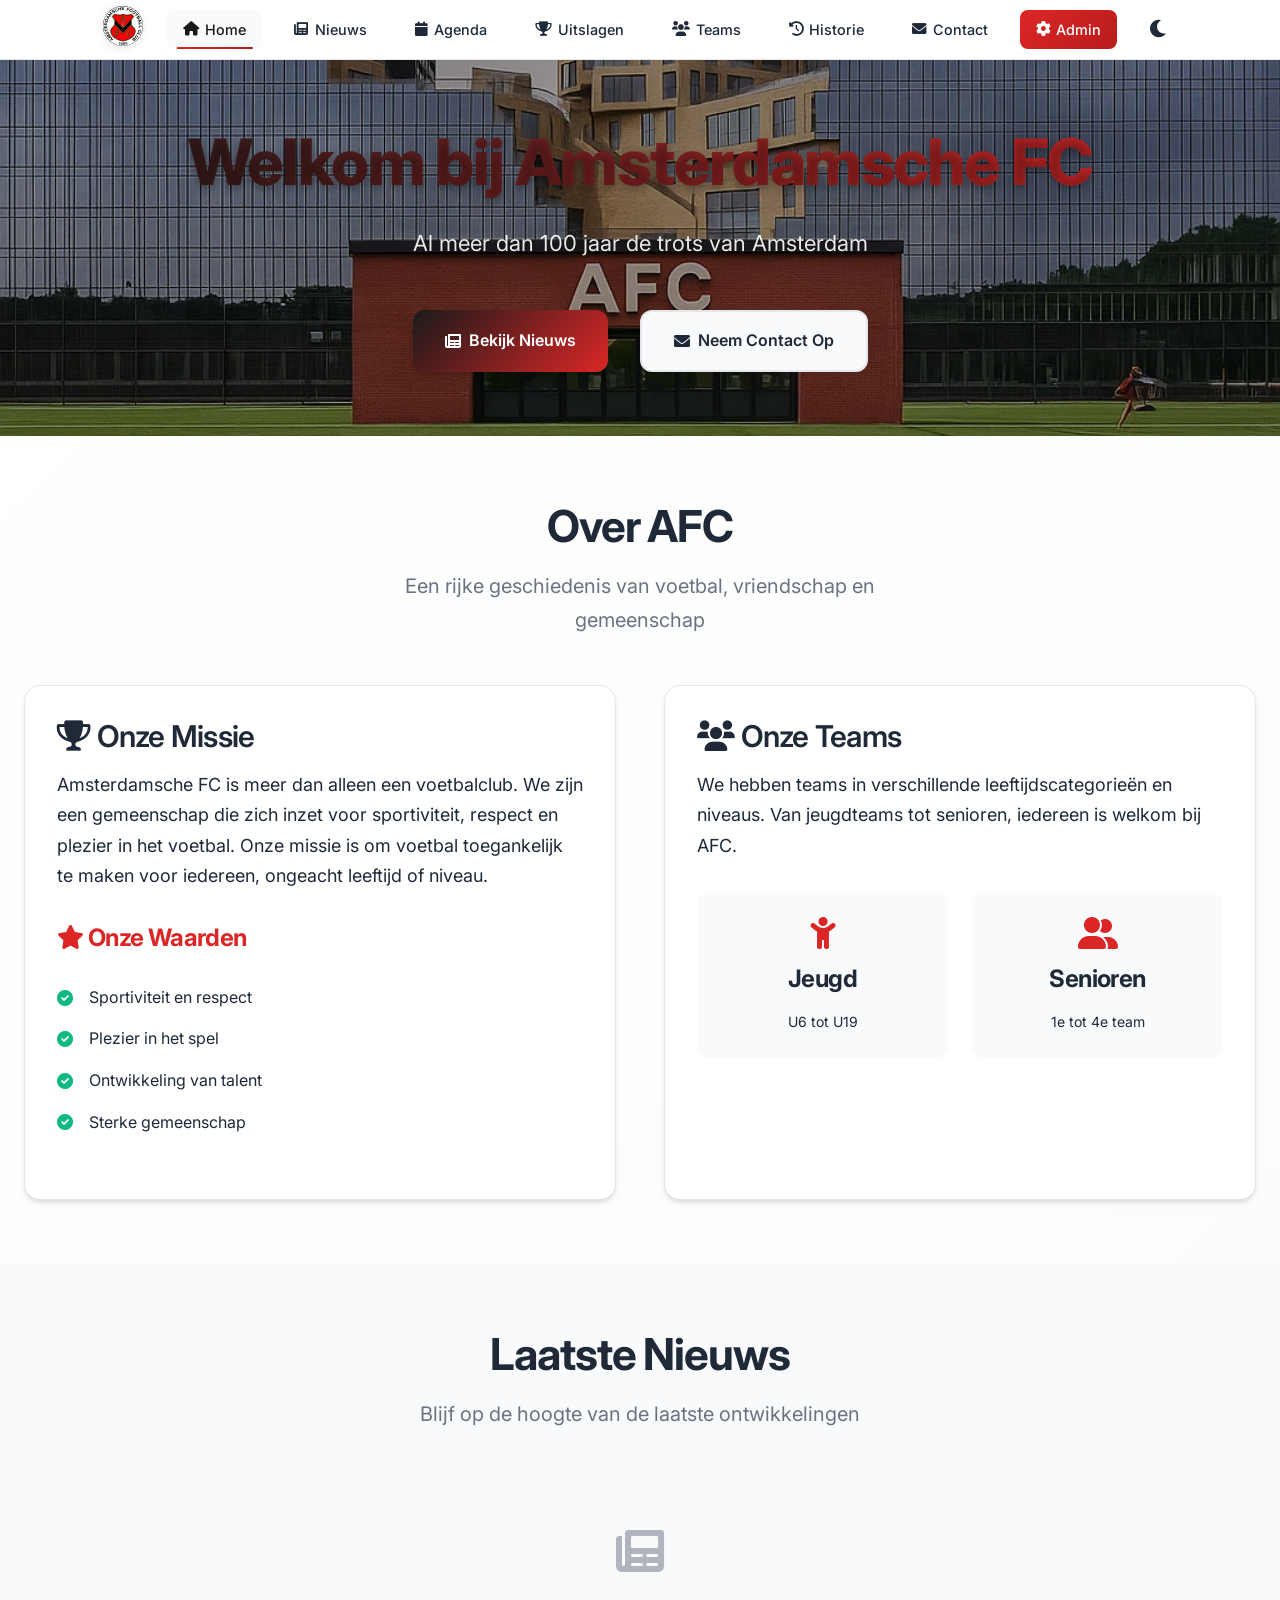
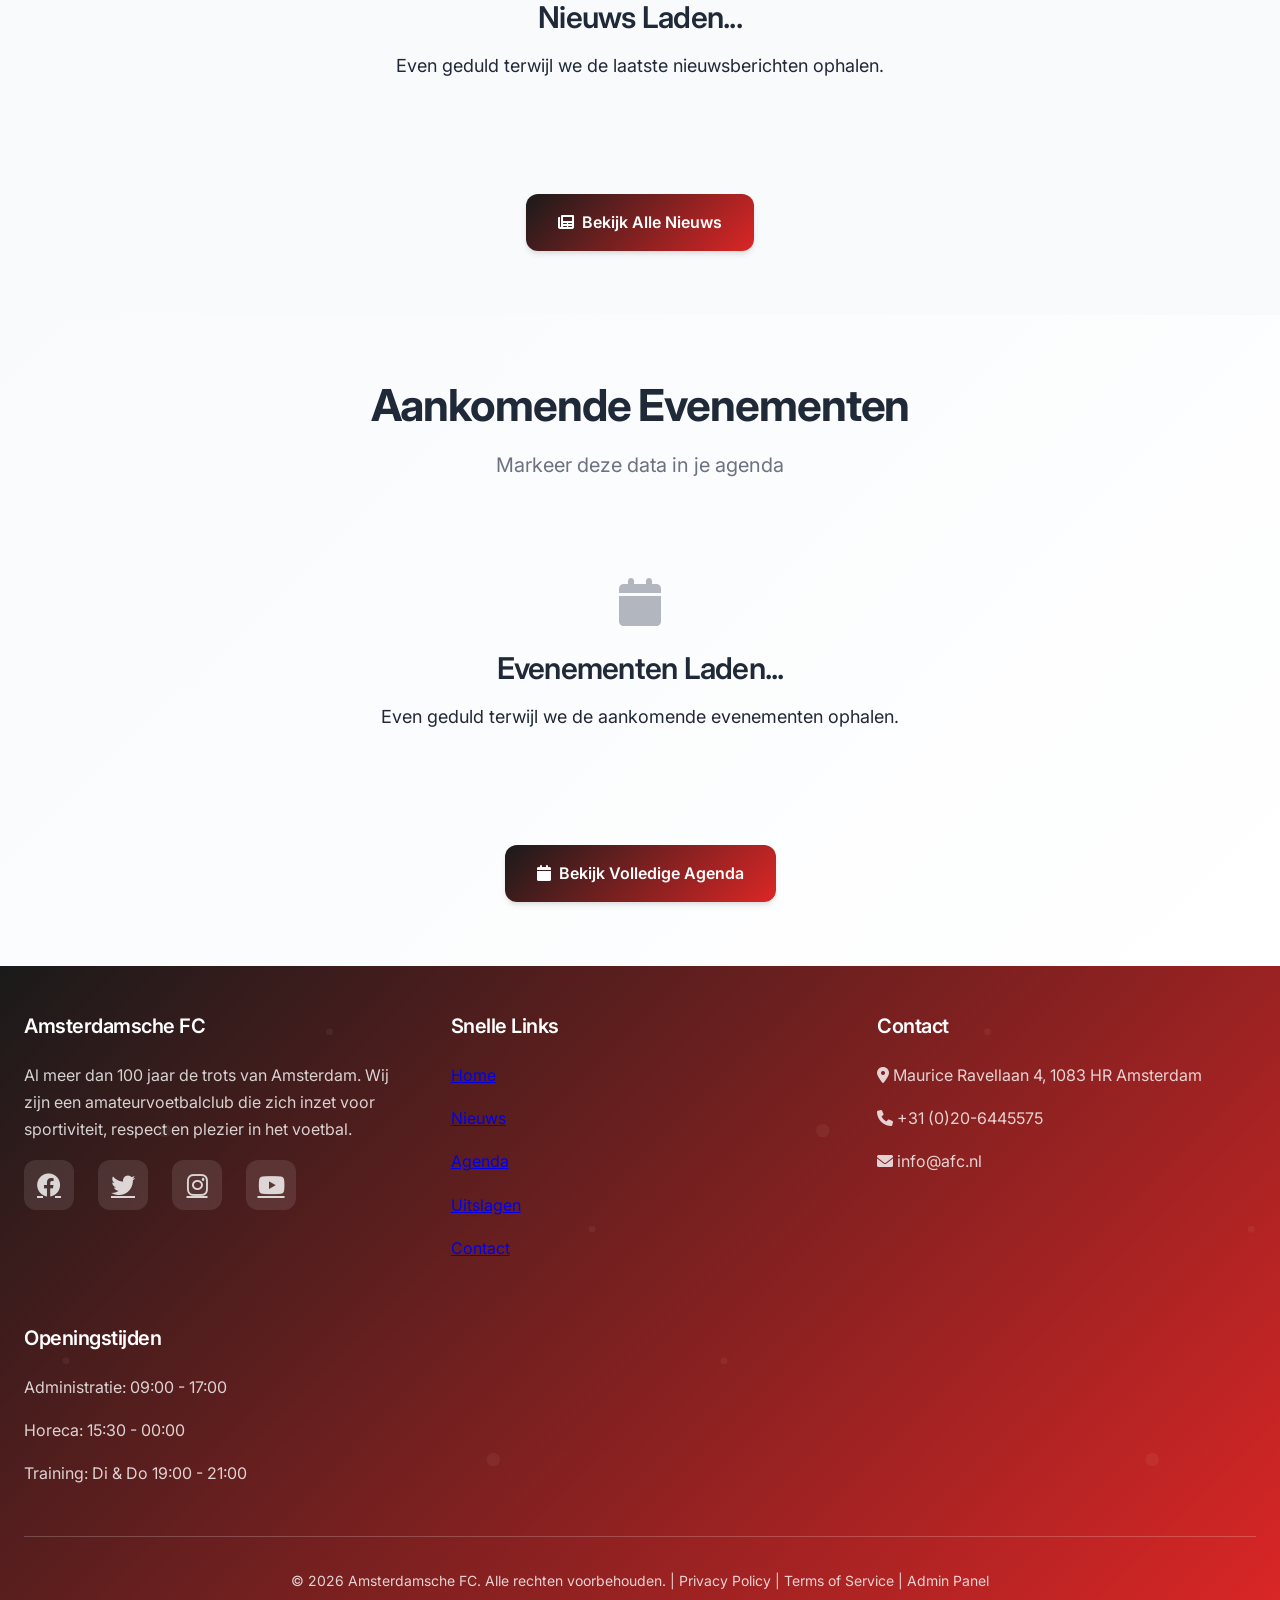
<file: index.html>
<!DOCTYPE html>

<html lang="nl">
<head>
    <!-- Meta tags voor SEO en viewport instellingen -->
    <meta charset="UTF-8">
    <meta name="viewport" content="width=device-width, initial-scale=1.0">
    <title>AFC - Amsterdamsche Football Club</title>
    
    <!-- CSS bestanden voor styling -->
    <link rel="stylesheet" href="style.css">
    <link rel="icon" type="image/svg+xml" href="fotos/afc-logo.svg">
    
    <!-- Google Fonts voor typografie -->
    <link rel="preconnect" href="https://fonts.googleapis.com">
    <link rel="preconnect" href="https://fonts.gstatic.com" crossorigin>
    <link href="https://fonts.googleapis.com/css2?family=Inter:wght@300;400;500;600;700&display=swap" rel="stylesheet">
    
    <!-- Font Awesome voor iconen -->
    <link rel="stylesheet" href="https://cdnjs.cloudflare.com/ajax/libs/font-awesome/6.0.0/css/all.min.css">
</head>
<body>
    <!-- Header sectie met navigatie -->
    <header>
        <nav class="main-nav">
            <!-- Logo container met AFC logo -->
            <div class="logo-container">
                <a href="index.html">
                    <img src="fotos/afc-logo.svg" alt="AFC Logo" class="logo-image" style="height: 40px !important; width: auto !important; max-height: 40px !important; max-width: 40px !important;">
                </a>
            </div>
            
            <!-- Navigatie links voor alle pagina's -->
            <ul class="nav-links" id="nav-links">
                <li><a href="index.html" class="active"><i class="fas fa-home"></i> Home</a></li>
                <li><a href="nieuws.html"><i class="fas fa-newspaper"></i> Nieuws</a></li>
                <li><a href="agenda.html"><i class="fas fa-calendar"></i> Agenda</a></li>
                <li><a href="uitslagen.html"><i class="fas fa-trophy"></i> Uitslagen</a></li>
                <li><a href="teams.html"><i class="fas fa-users"></i> Teams</a></li>
                <li><a href="historie.html"><i class="fas fa-history"></i> Historie</a></li>
                <li><a href="contact.html"><i class="fas fa-envelope"></i> Contact</a></li>
                <li><a href="admin/login.html" style="background: linear-gradient(135deg, var(--color-secondary) 0%, var(--color-accent) 100%); color: white;"><i class="fas fa-cog"></i> Admin</a></li>
            </ul>
            
            <!-- Navigatie controls voor thema toggle en mobiele menu -->
            <div class="nav-controls">
                <button class="theme-toggle" id="theme-toggle">
                    <i class="fas fa-moon"></i>
                </button>
                <button class="mobile-menu-toggle" id="mobile-menu-toggle">
                    <i class="fas fa-bars"></i>
                </button>
            </div>
        </nav>
    </header>

    <!-- Hero sectie met welkomstbericht en call-to-action buttons -->
    <section class="hero-section">
        <div class="container">
            <div class="hero-content">
                <h1>Welkom bij Amsterdamsche FC</h1>
                <p class="subtitle">Al meer dan 100 jaar de trots van Amsterdam</p>
                <div class="hero-buttons">
                    <a href="nieuws.html" class="btn btn-primary">
                        <i class="fas fa-newspaper"></i>
                        Bekijk Nieuws
                    </a>
                    <a href="contact.html" class="btn btn-secondary">
                        <i class="fas fa-envelope"></i>
                        Neem Contact Op
                    </a>
                </div>
            </div>
        </div>
    </section>

    <!-- Over AFC sectie met missie, waarden en teams informatie -->
    <section class="section">
        <div class="container">
            <div class="section-header">
                <h2>Over AFC</h2>
                <p class="subtitle">Een rijke geschiedenis van voetbal, vriendschap en gemeenschap</p>
            </div>
            
            <!-- Grid layout voor missie en teams informatie -->
            <div class="grid-2">
                <!-- Kaart met missie en waarden -->
                <div class="card">
                    <div class="card-content">
                        <h3><i class="fas fa-trophy"></i> Onze Missie</h3>
                        <p>Amsterdamsche FC is meer dan alleen een voetbalclub. We zijn een gemeenschap die zich inzet voor sportiviteit, respect en plezier in het voetbal. Onze missie is om voetbal toegankelijk te maken voor iedereen, ongeacht leeftijd of niveau.</p>
                        
                        <h4 style="margin-top: var(--spacing-lg); color: var(--color-secondary);">
                            <i class="fas fa-star"></i> Onze Waarden
                        </h4>
                        <ul style="list-style: none; padding: 0; margin: var(--spacing-md) 0;">
                            <li style="padding: var(--spacing-xs) 0; display: flex; align-items: center; gap: var(--spacing-sm);">
                                <i class="fas fa-check-circle" style="color: var(--color-success);"></i>
                                Sportiviteit en respect
                            </li>
                            <li style="padding: var(--spacing-xs) 0; display: flex; align-items: center; gap: var(--spacing-sm);">
                                <i class="fas fa-check-circle" style="color: var(--color-success);"></i>
                                Plezier in het spel
                            </li>
                            <li style="padding: var(--spacing-xs) 0; display: flex; align-items: center; gap: var(--spacing-sm);">
                                <i class="fas fa-check-circle" style="color: var(--color-success);"></i>
                                Ontwikkeling van talent
                            </li>
                            <li style="padding: var(--spacing-xs) 0; display: flex; align-items: center; gap: var(--spacing-sm);">
                                <i class="fas fa-check-circle" style="color: var(--color-success);"></i>
                                Sterke gemeenschap
                            </li>
                        </ul>
                    </div>
                </div>
                
                <!-- Kaart met teams informatie -->
                <div class="card">
                    <div class="card-content">
                        <h3><i class="fas fa-users"></i> Onze Teams</h3>
                        <p>We hebben teams in verschillende leeftijdscategorieën en niveaus. Van jeugdteams tot senioren, iedereen is welkom bij AFC.</p>
                        
                        <!-- Grid voor jeugd en senioren teams -->
                        <div style="display: grid; grid-template-columns: 1fr 1fr; gap: var(--spacing-md); margin-top: var(--spacing-lg);">
                            <div style="text-align: center; padding: var(--spacing-md); background: var(--color-background-alt); border-radius: var(--radius-lg);">
                                <i class="fas fa-child" style="font-size: 2rem; color: var(--color-secondary); margin-bottom: var(--spacing-sm);"></i>
                                <h4>Jeugd</h4>
                                <p style="margin: 0; font-size: 0.875rem;">U6 tot U19</p>
                            </div>
                            <div style="text-align: center; padding: var(--spacing-md); background: var(--color-background-alt); border-radius: var(--radius-lg);">
                                <i class="fas fa-user-friends" style="font-size: 2rem; color: var(--color-secondary); margin-bottom: var(--spacing-sm);"></i>
                                <h4>Senioren</h4>
                                <p style="margin: 0; font-size: 0.875rem;">1e tot 4e team</p>
                            </div>
                        </div>
                    </div>
                </div>
            </div>
        </div>
    </section>

    <!-- Laatste nieuws sectie - dynamisch geladen via JavaScript -->
    <section class="section" style="background: var(--color-background-alt);">
        <div class="container">
            <div class="section-header">
                <h2>Laatste Nieuws</h2>
                <p class="subtitle">Blijf op de hoogte van de laatste ontwikkelingen</p>
            </div>
            
            <!-- Container voor dynamisch geladen nieuws items -->
            <div id="news-container" style="display: grid; gap: var(--spacing-lg); max-width: 800px; margin: 0 auto;">
                <!-- Loading placeholder - wordt vervangen door echte content -->
                <div style="text-align: center; padding: var(--spacing-xl); color: var(--color-text-light);">
                    <i class="fas fa-newspaper" style="font-size: 3rem; margin-bottom: var(--spacing-md); opacity: 0.5;"></i>
                    <h3>Nieuws Laden...</h3>
                    <p>Even geduld terwijl we de laatste nieuwsberichten ophalen.</p>
                </div>
            </div>
            
            <!-- Link naar volledige nieuws pagina -->
            <div style="text-align: center; margin-top: var(--spacing-xl);">
                <a href="nieuws.html" class="btn btn-primary">
                    <i class="fas fa-newspaper"></i>
                    Bekijk Alle Nieuws
                </a>
            </div>
        </div>
    </section>

    <!-- Aankomende evenementen sectie - dynamisch geladen via JavaScript -->
    <section class="upcoming-events">
        <div class="container">
            <div class="section-header">
                <h2>Aankomende Evenementen</h2>
                <p class="subtitle">Markeer deze data in je agenda</p>
            </div>
            
            <!-- Container voor dynamisch geladen evenementen -->
            <div id="events-container">
                <!-- Loading placeholder - wordt vervangen door echte content -->
                <div style="text-align: center; padding: var(--spacing-xl); color: var(--color-text-light);">
                    <i class="fas fa-calendar" style="font-size: 3rem; margin-bottom: var(--spacing-md); opacity: 0.5;"></i>
                    <h3>Evenementen Laden...</h3>
                    <p>Even geduld terwijl we de aankomende evenementen ophalen.</p>
                </div>
            </div>
            
            <!-- Link naar volledige agenda pagina -->
            <div style="text-align: center; margin-top: var(--spacing-xl);">
                <a href="agenda.html" class="btn btn-primary">
                    <i class="fas fa-calendar"></i>
                    Bekijk Volledige Agenda
                </a>
            </div>
        </div>
    </section>

    <!-- Footer met contactinformatie en links -->
    <footer>
        <div class="container">
            <div class="footer-content">
                <!-- Over AFC sectie in footer -->
                <div class="footer-section">
                    <h3>Amsterdamsche FC</h3>
                    <p>Al meer dan 100 jaar de trots van Amsterdam. Wij zijn een amateurvoetbalclub die zich inzet voor sportiviteit, respect en plezier in het voetbal.</p>
                    <!-- Social media links -->
                    <div class="social-links">
                        <a href="#"><i class="fab fa-facebook"></i></a>
                        <a href="#"><i class="fab fa-twitter"></i></a>
                        <a href="#"><i class="fab fa-instagram"></i></a>
                        <a href="#"><i class="fab fa-youtube"></i></a>
                    </div>
                </div>
                
                <!-- Snelle links sectie -->
                <div class="footer-section">
                    <h3>Snelle Links</h3>
                    <p><a href="index.html">Home</a></p>
                    <p><a href="nieuws.html">Nieuws</a></p>
                    <p><a href="agenda.html">Agenda</a></p>
                    <p><a href="uitslagen.html">Uitslagen</a></p>
                    <p><a href="contact.html">Contact</a></p>
                </div>
                
                <div class="footer-section">
                    <h3>Contact</h3>
                    <p><i class="fas fa-map-marker-alt"></i> Maurice Ravellaan 4, 1083 HR Amsterdam</p>
                    <p><i class="fas fa-phone"></i> +31 (0)20-6445575</p>
                    <p><i class="fas fa-envelope"></i> info@afc.nl</p>
                </div>
                
                <div class="footer-section">
                    <h3>Openingstijden</h3>
                    <p>Administratie: 09:00 - 17:00</p>
                    <p>Horeca: 15:30 - 00:00</p>
                    <p>Training: Di & Do 19:00 - 21:00</p>
                </div>
            </div>
            
            <div class="footer-bottom">
                <p>&copy; <span id="current-year">2025</span> Amsterdamsche FC. Alle rechten voorbehouden. | 
                <a href="#">Privacy Policy</a> | 
                <a href="#">Terms of Service</a> | 
                <a href="admin/dashboard.html">Admin Panel</a></p>
            </div>
        </div>
    </footer>

    <script src="js/main.js"></script>
    <script>
        // Mobile menu functionality
        document.addEventListener('DOMContentLoaded', function() {
            const mobileMenuToggle = document.getElementById('mobile-menu-toggle');
            const navLinks = document.getElementById('nav-links');
            const themeToggle = document.getElementById('theme-toggle');
            
            // Mobile menu toggle
            mobileMenuToggle.addEventListener('click', function() {
                navLinks.classList.toggle('active');
                const icon = this.querySelector('i');
                if (navLinks.classList.contains('active')) {
                    icon.className = 'fas fa-times';
                } else {
                    icon.className = 'fas fa-bars';
                }
            });
            
            // Close mobile menu when clicking on a link
            navLinks.addEventListener('click', function(e) {
                if (e.target.tagName === 'A') {
                    navLinks.classList.remove('active');
                    const icon = mobileMenuToggle.querySelector('i');
                    icon.className = 'fas fa-bars';
                }
            });
            
            // Theme toggle functionality
            themeToggle.addEventListener('click', function() {
                document.body.classList.toggle('dark-mode');
                const icon = this.querySelector('i');
                if (document.body.classList.contains('dark-mode')) {
                    icon.className = 'fas fa-sun';
                    localStorage.setItem('theme', 'dark');
                } else {
                    icon.className = 'fas fa-moon';
                    localStorage.setItem('theme', 'light');
                }
            });
            
            // Load saved theme
            const savedTheme = localStorage.getItem('theme');
            if (savedTheme === 'dark') {
                document.body.classList.add('dark-mode');
                const icon = themeToggle.querySelector('i');
                icon.className = 'fas fa-sun';
            }
            
            // Update current year
            document.getElementById('current-year').textContent = new Date().getFullYear();
        });

        // Load news and events
        document.addEventListener('DOMContentLoaded', function() {
            // Load news
            fetch('php/get-news.php')
                .then(response => response.json())
                .then(data => {
                    const newsContainer = document.getElementById('news-container');
                    if (data.length > 0) {
                        newsContainer.innerHTML = data.slice(0, 3).map(news => `
                            <div class="card">
                                <div class="card-content">
                                    <h3>${news.title}</h3>
                                    <p style="color: var(--color-text-light); font-size: 0.875rem; margin-bottom: var(--spacing-sm);">
                                        <i class="fas fa-calendar"></i> ${news.date}
                                    </p>
                                    <p>${news.content.substring(0, 150)}${news.content.length > 150 ? '...' : ''}</p>
                                    <a href="nieuws.html" class="btn btn-secondary" style="margin-top: var(--spacing-md);">
                                        <i class="fas fa-arrow-right"></i>
                                        Lees Meer
                                    </a>
                                </div>
                            </div>
                        `).join('');
                    }
                })
                .catch(error => {
                    console.error('Error loading news:', error);
                });

            // Load events
            fetch('php/get-events.php')
                .then(response => response.json())
                .then(data => {
                    const eventsContainer = document.getElementById('events-container');
                    if (data.length > 0) {
                        eventsContainer.innerHTML = data.slice(0, 3).map(event => `
                            <div class="event-card">
                                <div class="event-date">
                                    <span class="day">${new Date(event.date).getDate()}</span>
                                    <span class="month">${new Date(event.date).toLocaleDateString('nl-NL', { month: 'short' })}</span>
                                </div>
                                <div class="event-info">
                                    <h3>${event.title}</h3>
                                    <p><i class="fas fa-clock"></i> ${event.time}</p>
                                    <p><i class="fas fa-map-marker-alt"></i> ${event.location}</p>
                                </div>
                            </div>
                        `).join('');
                    }
                })
                .catch(error => {
                    console.error('Error loading events:', error);
                });
        });
    </script>
</body>
</html>
</file>
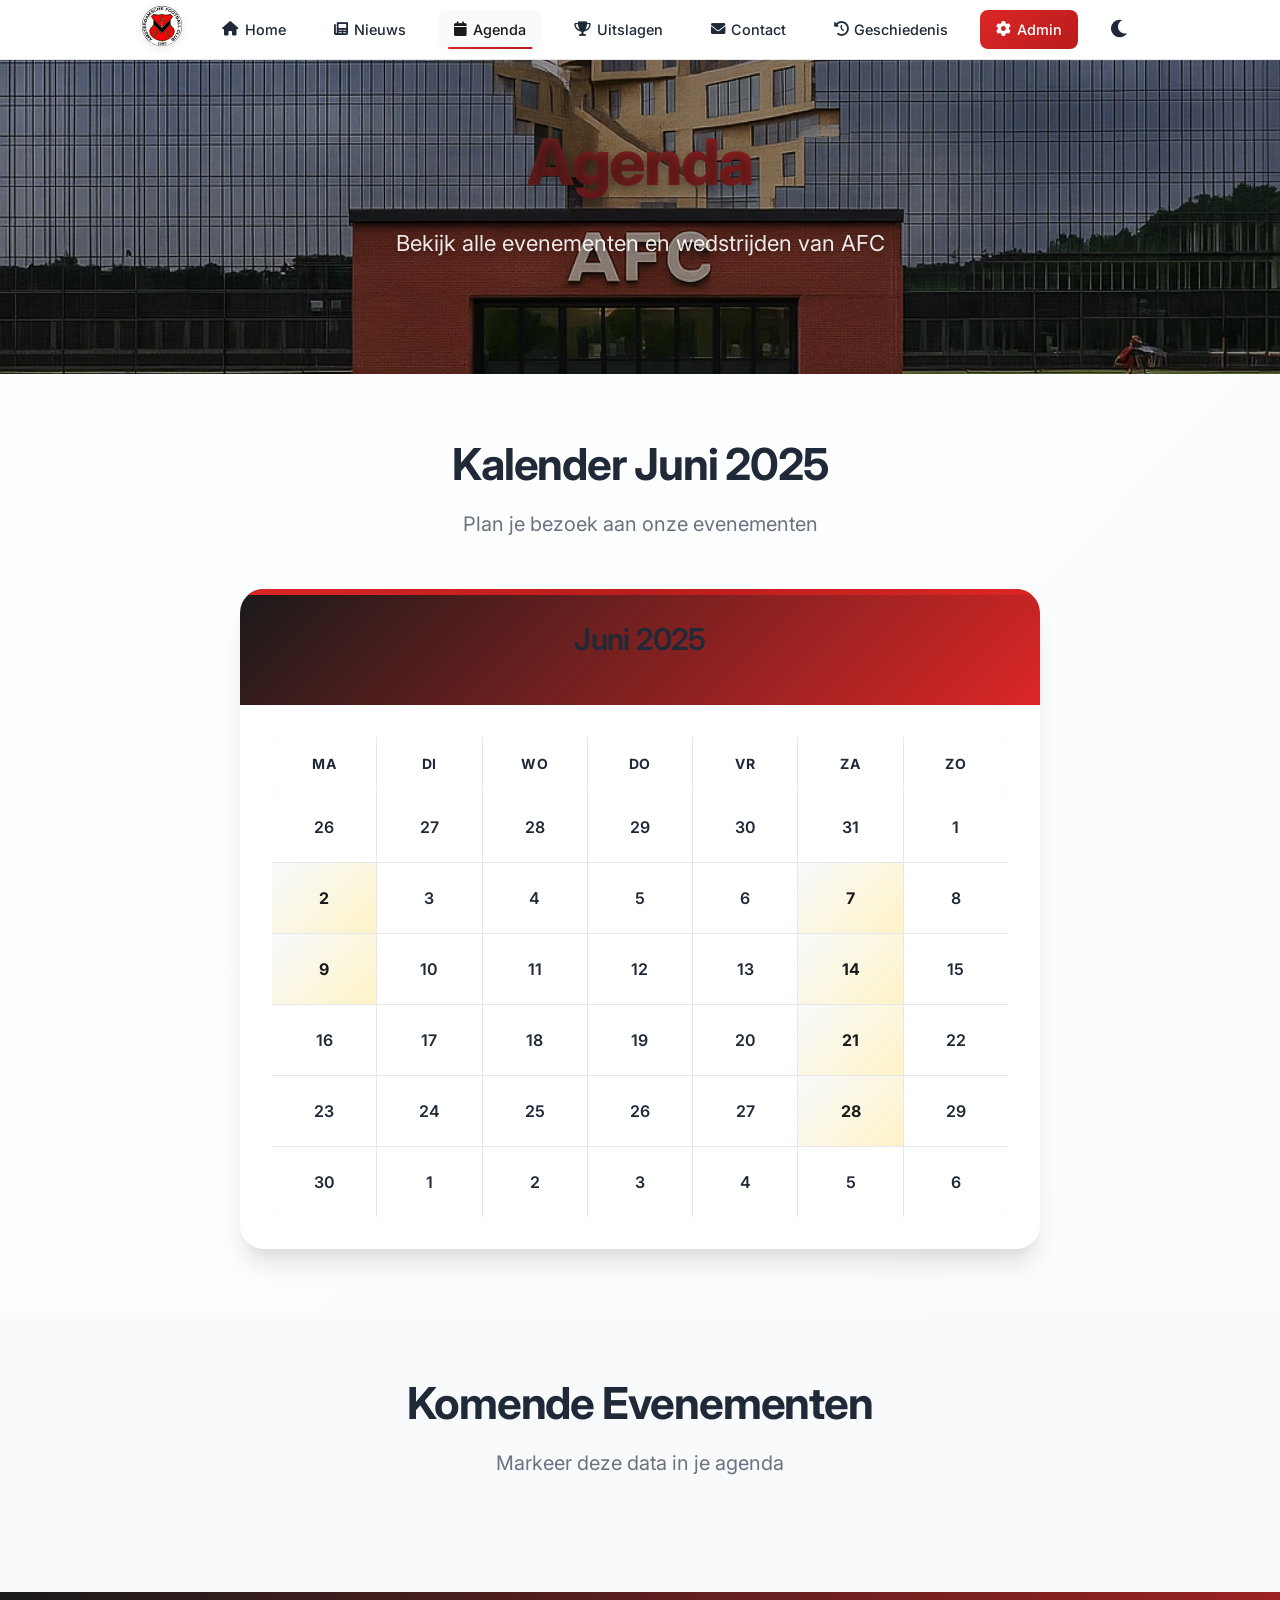
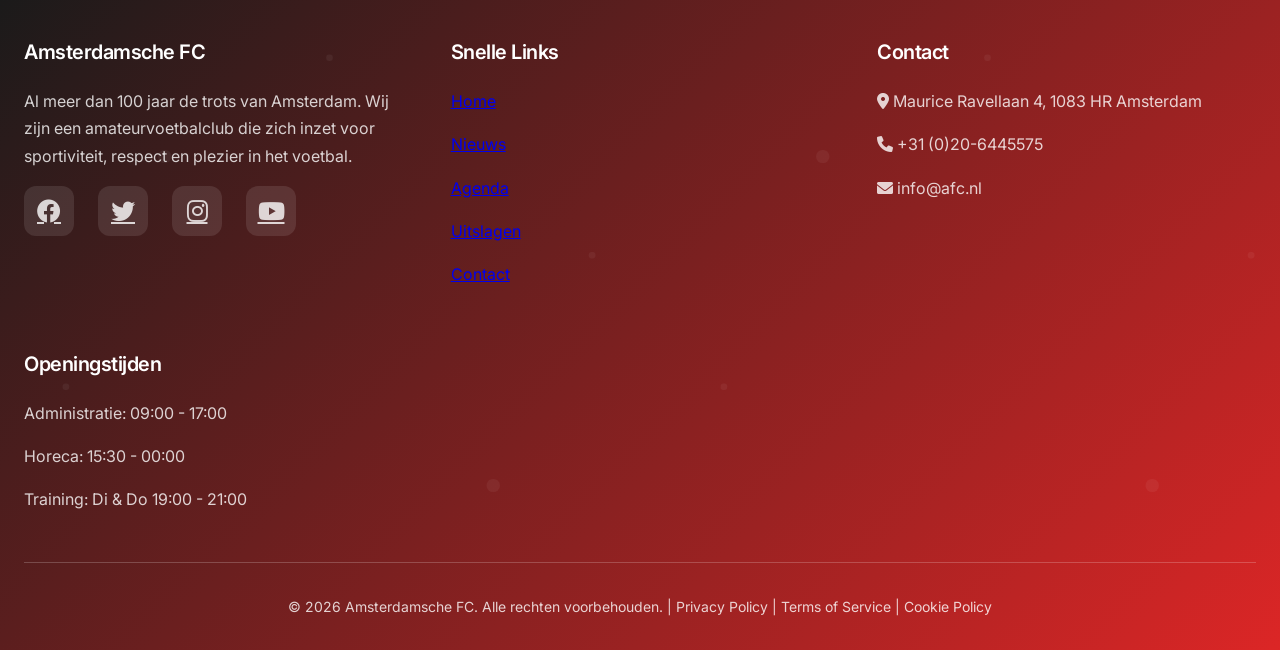
<file: agenda.html>
<!DOCTYPE html>
<html lang="nl">
<head>
    <meta charset="UTF-8">
    <meta name="viewport" content="width=device-width, initial-scale=1.0">
    <title>Agenda - Amsterdamsche FC</title>
    <link rel="stylesheet" href="style.css">
    <link rel="stylesheet" href="https://cdnjs.cloudflare.com/ajax/libs/font-awesome/6.0.0/css/all.min.css">
    <link href="https://fonts.googleapis.com/css2?family=Inter:wght@400;500;600;700;800&display=swap" rel="stylesheet">
    <link rel="icon" type="image/svg+xml" href="fotos/afc-logo.svg">
</head>
<body>
    <header>
        <nav class="main-nav">
            <div class="logo-container">
                <a href="index.html">
                    <img src="fotos/afc-logo.svg" alt="AFC Logo" class="logo-image" style="height: 40px !important; width: auto !important; max-height: 40px !important;">
                </a>
            </div>
            <ul class="nav-links">
                <li><a href="index.html"><i class="fas fa-home"></i> Home</a></li>
                <li><a href="nieuws.html"><i class="fas fa-newspaper"></i> Nieuws</a></li>
                <li><a href="agenda.html" class="active"><i class="fas fa-calendar"></i> Agenda</a></li>
                <li><a href="uitslagen.html"><i class="fas fa-trophy"></i> Uitslagen</a></li>
                <li><a href="contact.html"><i class="fas fa-envelope"></i> Contact</a></li>
                <li><a href="geschiedenis.html"><i class="fas fa-history"></i> Geschiedenis</a></li>
                <li><a href="admin/dashboard.html" style="background: linear-gradient(135deg, var(--color-secondary) 0%, var(--color-accent) 100%); color: white;"><i class="fas fa-cog"></i> Admin</a></li>
            </ul>
            <button class="theme-toggle" id="theme-toggle">
                <i class="fas fa-moon"></i>
            </button>
        </nav>
    </header>

    <main>
        <section class="hero-section">
            <div class="container">
                <div class="hero-content">
                    <h1>Agenda</h1>
                    <p class="subtitle">Bekijk alle evenementen en wedstrijden van AFC</p>
                </div>
            </div>
        </section>

        <section class="section">
            <div class="container">
                <div class="section-header">
                    <h2>Kalender Juni 2025</h2>
                    <p class="subtitle">Plan je bezoek aan onze evenementen</p>
                </div>
                
                <div class="calendar-wrapper">
                    <div class="calendar-header">
                        <h3>Juni 2025</h3>
                    </div>
                    <div class="calendar-grid">
                        <div class="calendar-days">
                            <div>Ma</div>
                            <div>Di</div>
                            <div>Wo</div>
                            <div>Do</div>
                            <div>Vr</div>
                            <div>Za</div>
                            <div>Zo</div>
                        </div>
                        <div class="calendar-dates" id="calendar-dates">
                            <!-- Calendar dates will be populated by JavaScript -->
                        </div>
                    </div>
                </div>

                <!-- Event Popup -->
                <div id="event-popup" class="event-popup">
                    <div class="event-popup-content">
                        <button class="close-popup" aria-label="Sluit popup">&times;</button>
                        <h3 id="event-title"></h3>
                        <div class="event-details">
                            <p><i class="far fa-calendar"></i> <span id="event-date"></span></p>
                            <p><i class="far fa-clock"></i> <span id="event-time"></span></p>
                            <p><i class="fas fa-map-marker-alt"></i> <span id="event-location"></span></p>
                        </div>
                        <div class="event-description">
                            <p id="event-description"></p>
                        </div>
                    </div>
                </div>
            </div>
        </section>

        <section class="section" style="background: var(--color-background-alt);">
            <div class="container">
                <div class="section-header">
                    <h2>Komende Evenementen</h2>
                    <p class="subtitle">Markeer deze data in je agenda</p>
                </div>
                
                <div class="events-list" id="events-list">
                    <!-- Events will be populated by JavaScript -->
                    <div style="text-align: center; padding: var(--spacing-xl); color: var(--color-text-light);">
                        <i class="fas fa-calendar" style="font-size: 3rem; margin-bottom: var(--spacing-md); opacity: 0.5;"></i>
                        <h3>Evenementen Laden...</h3>
                        <p>Even geduld terwijl we de aankomende evenementen ophalen.</p>
                    </div>
                </div>
            </div>
        </section>
    </main>

    <footer>
        <div class="container">
            <div class="footer-content">
                <div class="footer-section">
                    <h3>Amsterdamsche FC</h3>
                    <p>Al meer dan 100 jaar de trots van Amsterdam. Wij zijn een amateurvoetbalclub die zich inzet voor sportiviteit, respect en plezier in het voetbal.</p>
                    <div class="social-links">
                        <a href="#"><i class="fab fa-facebook"></i></a>
                        <a href="#"><i class="fab fa-twitter"></i></a>
                        <a href="#"><i class="fab fa-instagram"></i></a>
                        <a href="#"><i class="fab fa-youtube"></i></a>
                    </div>
                </div>
                
                <div class="footer-section">
                    <h3>Snelle Links</h3>
                    <p><a href="index.html">Home</a></p>
                    <p><a href="nieuws.html">Nieuws</a></p>
                    <p><a href="agenda.html">Agenda</a></p>
                    <p><a href="uitslagen.html">Uitslagen</a></p>
                    <p><a href="contact.html">Contact</a></p>
                </div>
                
                <div class="footer-section">
                    <h3>Contact</h3>
                    <p><i class="fas fa-map-marker-alt"></i> Maurice Ravellaan 4, 1083 HR Amsterdam</p>
                    <p><i class="fas fa-phone"></i> +31 (0)20-6445575</p>
                    <p><i class="fas fa-envelope"></i> info@afc.nl</p>
                </div>
                
                <div class="footer-section">
                    <h3>Openingstijden</h3>
                    <p>Administratie: 09:00 - 17:00</p>
                    <p>Horeca: 15:30 - 00:00</p>
                    <p>Training: Di & Do 19:00 - 21:00</p>
                </div>
            </div>
            
            <div class="footer-bottom">
                <p>&copy; <span id="current-year">2025</span> Amsterdamsche FC. Alle rechten voorbehouden. | 
                <a href="#">Privacy Policy</a> | 
                <a href="#">Terms of Service</a> | 
                <a href="#">Cookie Policy</a></p>
            </div>
        </div>
    </footer>

    <script>
        document.addEventListener('DOMContentLoaded', function() {

            const themeToggle = document.querySelector('.theme-toggle');
            const themeIcon = themeToggle.querySelector('i');

            function setTheme(theme) {
                if (theme === 'dark') {
                    document.documentElement.classList.add('dark-mode');
                    themeIcon.classList.remove('fa-moon');
                    themeIcon.classList.add('fa-sun');
                } else {
                    document.documentElement.classList.remove('dark-mode');
                    themeIcon.classList.remove('fa-sun');
                    themeIcon.classList.add('fa-moon');
                }
                localStorage.setItem('theme', theme);
            }

            const savedTheme = localStorage.getItem('theme') || 'light';
            setTheme(savedTheme);

            themeToggle.addEventListener('click', function() {
                const currentTheme = localStorage.getItem('theme') || 'light';
                const newTheme = currentTheme === 'light' ? 'dark' : 'light';
                setTheme(newTheme);
            });

            // Huidige jaar bijwerken
            document.getElementById('current-year').textContent = new Date().getFullYear();

            // Kalender functionaliteit
            const calendarDates = document.getElementById('calendar-dates');
            const eventsList = document.getElementById('events-list');
            const eventPopup = document.getElementById('event-popup');
            const closePopup = document.querySelector('.close-popup');

            // Voorbeeld evenementen data
            const events = [
                {
                    id: 1,
                    title: 'Training Senioren',
                    date: '2025-06-02',
                    time: '19:00',
                    location: 'Sportpark Goed Genoeg',
                    description: 'Reguliere training voor het seniorenteam'
                },
                {
                    id: 2,
                    title: 'Wedstrijd AFC vs Quick Boys',
                    date: '2025-06-07',
                    time: '15:00',
                    location: 'Sportpark Goed Genoeg',
                    description: 'Thuiswedstrijd tegen Quick Boys'
                },
                {
                    id: 3,
                    title: 'Jeugdtraining',
                    date: '2025-06-09',
                    time: '16:00',
                    location: 'Sportpark Goed Genoeg',
                    description: 'Training voor alle jeugdteams'
                },
                {
                    id: 4,
                    title: 'Uitwedstrijd Jong Almere City',
                    date: '2025-06-14',
                    time: '14:30',
                    location: 'Almere',
                    description: 'Uitwedstrijd tegen Jong Almere City'
                },
                {
                    id: 5,
                    title: 'Algemene Ledenvergadering',
                    date: '2025-06-21',
                    time: '20:00',
                    location: 'Clubhuis',
                    description: 'Jaarlijkse algemene ledenvergadering'
                },
                {
                    id: 6,
                    title: 'Vriendenwedstrijd',
                    date: '2025-06-28',
                    time: '15:00',
                    location: 'Sportpark Goed Genoeg',
                    description: 'Vriendschappelijke wedstrijd tegen oude bekenden'
                }
            ];

            // Kalender genereren
            function initializeCalendar() {
                calendarDates.innerHTML = '';

                const currentDate = new Date(2025, 5, 1); // Juni 2025
                const firstDay = new Date(currentDate.getFullYear(), currentDate.getMonth(), 1);
                const lastDay = new Date(currentDate.getFullYear(), currentDate.getMonth() + 1, 0);
                const startDate = new Date(firstDay);
                
                const dayOfWeek = firstDay.getDay();
                const adjustedDay = dayOfWeek === 0 ? 6 : dayOfWeek - 1;
                startDate.setDate(startDate.getDate() - adjustedDay);

                for (let i = 0; i < 42; i++) {
                    const date = new Date(startDate);
                    date.setDate(startDate.getDate() + i);
                    
                    const dayElement = document.createElement('div');
                    dayElement.className = 'calendar-date';
                    
                    if (date.getMonth() === currentDate.getMonth()) {
                        dayElement.classList.add('current-month');
                    }
                    
                    dayElement.textContent = date.getDate();
                    
                    // Controleer of datum evenement heeft
                    const dayEvents = events.filter(event => event.date === formatDate(date));
                    if (dayEvents.length > 0) {
                        dayElement.classList.add('has-event');
                        dayElement.addEventListener('click', () => showEventPopup(dayEvents[0]));
                    }
                    
                    calendarDates.appendChild(dayElement);
                }
            }

            function formatDate(date) {
                const year = date.getFullYear();
                const month = String(date.getMonth() + 1).padStart(2, '0');
                const day = String(date.getDate()).padStart(2, '0');
                return `${year}-${month}-${day}`;
            }

            // Toon evenement popup
            function showEventPopup(event) {
                const eventDate = new Date(event.date);
                const formattedDate = eventDate.toLocaleDateString('nl-NL', {
                    weekday: 'long',
                    year: 'numeric',
                    month: 'long',
                    day: 'numeric'
                });

                document.getElementById('event-title').textContent = event.title;
                document.getElementById('event-date').textContent = formattedDate;
                document.getElementById('event-time').textContent = event.time;
                document.getElementById('event-location').textContent = event.location;
                document.getElementById('event-description').textContent = event.description;
                
                eventPopup.style.display = 'flex';
            }

            function closeEventPopup() {
                eventPopup.style.display = 'none';
            }

            closePopup.addEventListener('click', closeEventPopup);

            eventPopup.addEventListener('click', function(e) {
                if (e.target === eventPopup) {
                    closeEventPopup();
                }
            });

            document.addEventListener('keydown', function(e) {
                if (e.key === 'Escape' && eventPopup.style.display === 'flex') {
                    closeEventPopup();
                }
            });

            function displayEventsList() {
                const upcomingEvents = events
                    .filter(event => new Date(event.date) >= new Date())
                    .sort((a, b) => new Date(a.date) - new Date(b.date))
                    .slice(0, 5);

                eventsList.innerHTML = upcomingEvents.map(event => `
                    <div class="card">
                        <div class="card-content">
                            <div style="display: flex; align-items: center; gap: var(--spacing-lg);">
                                <div style="text-align: center; min-width: 80px;">
                                    <div style="background: var(--color-secondary); color: white; padding: var(--spacing-sm); border-radius: var(--radius-md); font-weight: 600;">
                                        ${new Date(event.date).getDate()}
                                    </div>
                                    <div style="font-size: 0.75rem; color: var(--color-text-light); margin-top: var(--spacing-xs);">
                                        ${new Date(event.date).toLocaleDateString('nl-NL', { month: 'short' })}
                                    </div>
                                </div>
                                <div style="flex: 1;">
                                    <h3 style="margin-bottom: var(--spacing-sm); color: var(--color-text);">
                                        ${event.title}
                                    </h3>
                                    <div style="display: flex; align-items: center; gap: var(--spacing-md); color: var(--color-text-light); font-size: 0.875rem;">
                                        <span><i class="far fa-clock"></i> ${event.time}</span>
                                        <span><i class="fas fa-map-marker-alt"></i> ${event.location}</span>
                                    </div>
                                    <p style="margin-top: var(--spacing-sm); color: var(--color-text-light); line-height: 1.5;">
                                        ${event.description}
                                    </p>
                                </div>
                            </div>
                        </div>
                    </div>
                `).join('');
            }

            initializeCalendar();
            displayEventsList();
        });
    </script>
</body>
</html>
</file>
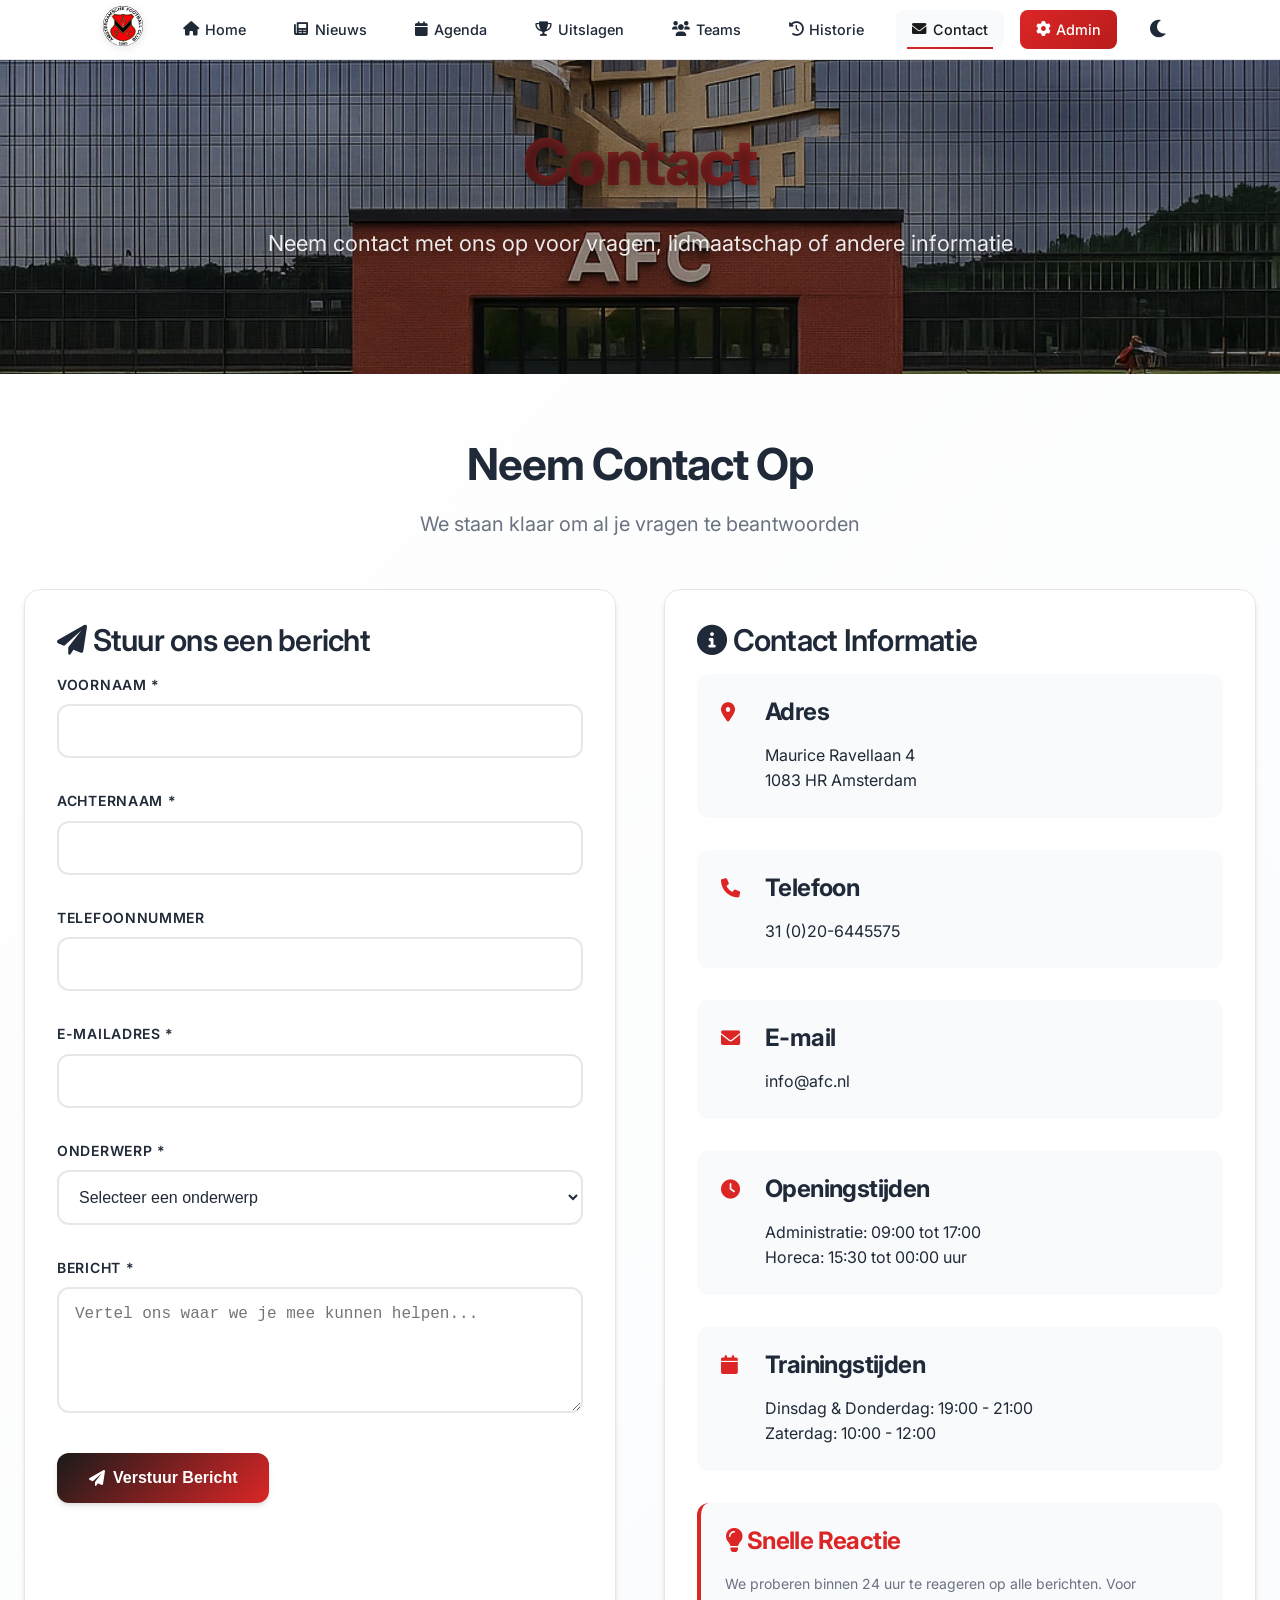
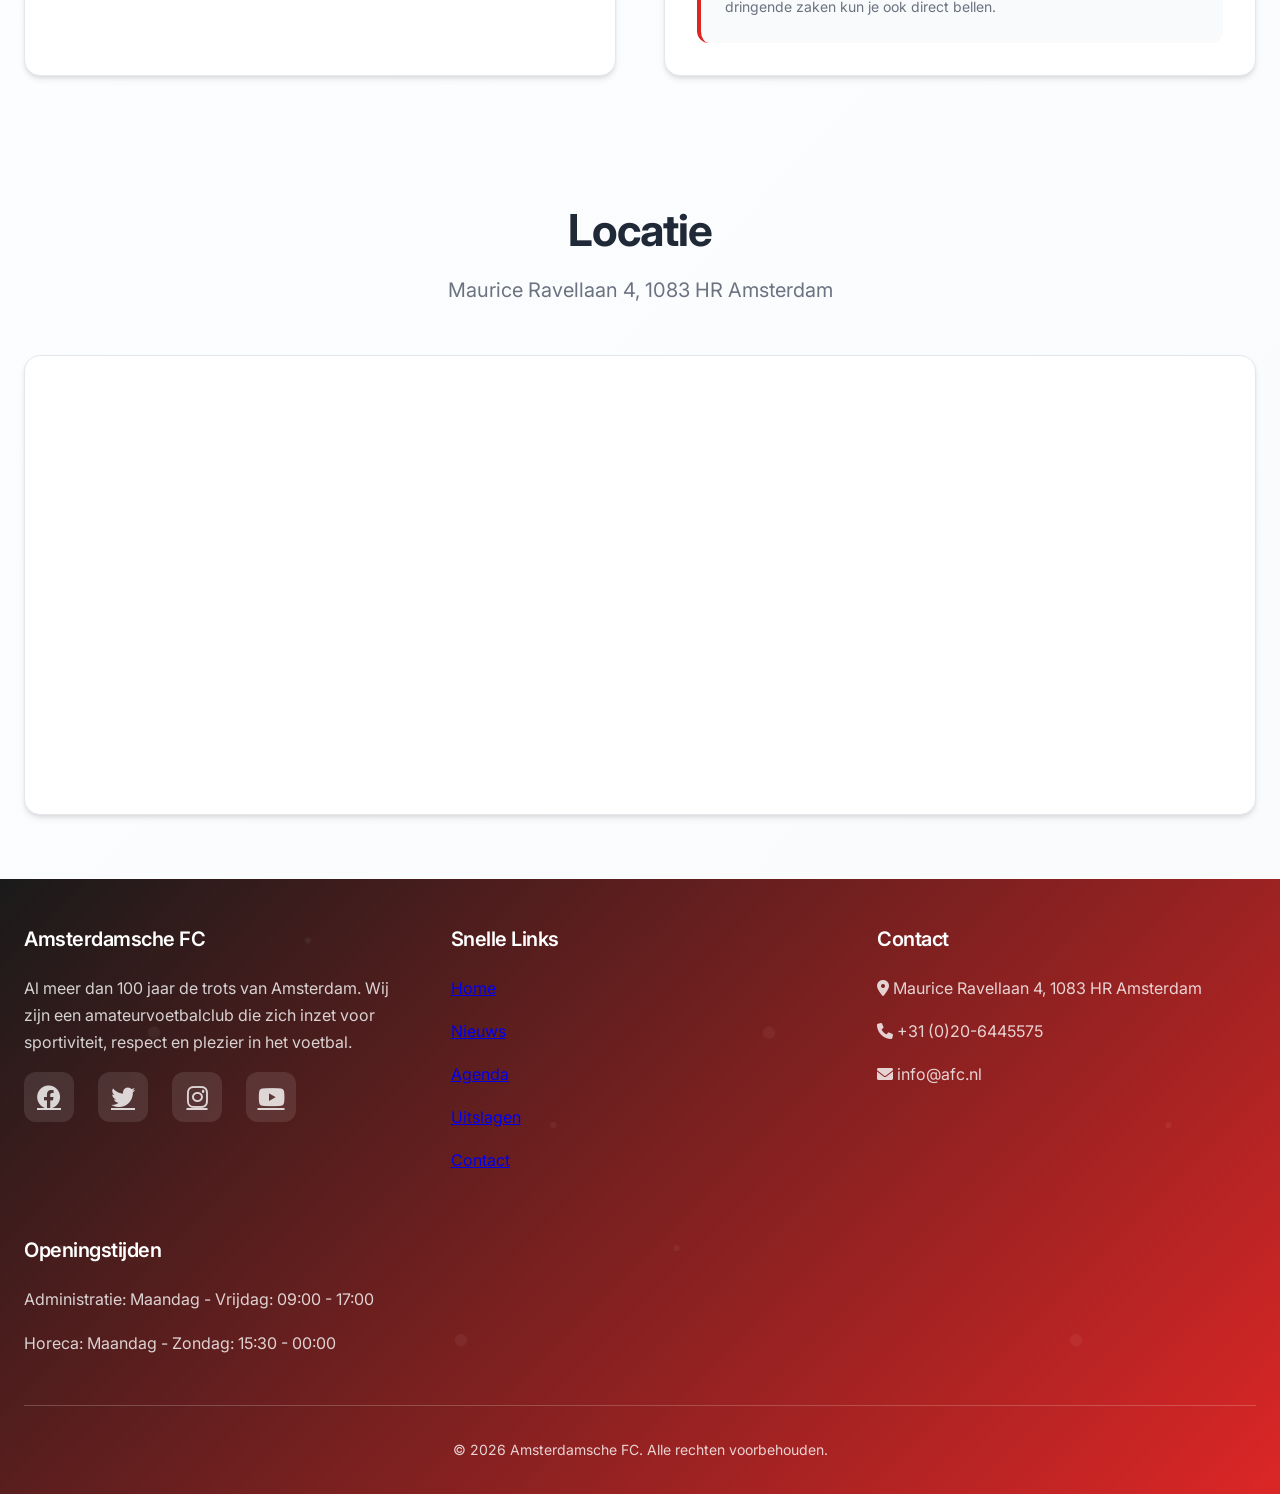
<file: contact.html>
<!DOCTYPE html>
<html lang="nl">
<head>
    <meta charset="UTF-8">
    <meta name="viewport" content="width=device-width, initial-scale=1.0">
    <title>AFC - Contact</title>
    <link rel="stylesheet" href="style.css">
    <link rel="icon" type="image/svg+xml" href="fotos/afc-logo.svg">
    <link rel="preconnect" href="https://fonts.googleapis.com">
    <link rel="preconnect" href="https://fonts.gstatic.com" crossorigin>
    <link href="https://fonts.googleapis.com/css2?family=Inter:wght@300;400;500;600;700&display=swap" rel="stylesheet">
    <link rel="stylesheet" href="https://cdnjs.cloudflare.com/ajax/libs/font-awesome/6.0.0/css/all.min.css">
</head>
<body>
    <header>
        <nav class="main-nav">
            <div class="logo-container">
                <a href="index.html">
                    <img src="fotos/afc-logo.svg" alt="AFC Logo" class="logo-image" style="height: 40px !important; width: auto !important; max-height: 40px !important; max-width: 40px !important;">
                </a>
            </div>
            <ul class="nav-links" id="nav-links">
                <li><a href="index.html"><i class="fas fa-home"></i> Home</a></li>
                <li><a href="nieuws.html"><i class="fas fa-newspaper"></i> Nieuws</a></li>
                <li><a href="agenda.html"><i class="fas fa-calendar"></i> Agenda</a></li>
                <li><a href="uitslagen.html"><i class="fas fa-trophy"></i> Uitslagen</a></li>
                <li><a href="teams.html"><i class="fas fa-users"></i> Teams</a></li>
                <li><a href="historie.html"><i class="fas fa-history"></i> Historie</a></li>
                <li><a href="contact.html" class="active"><i class="fas fa-envelope"></i> Contact</a></li>
                <li><a href="admin/login.html" style="background: linear-gradient(135deg, var(--color-secondary) 0%, var(--color-accent) 100%); color: white; border-radius: var(--radius-md);"><i class="fas fa-cog"></i> Admin</a></li>
            </ul>
            <div class="nav-controls">
                <button class="theme-toggle" id="theme-toggle" aria-label="Toggle Theme">
                    <i class="fas fa-moon"></i>
                </button>
                <button class="mobile-menu-toggle" id="mobile-menu-toggle" aria-label="Toggle Mobile Menu">
                    <i class="fas fa-bars"></i>
                </button>
            </div>
        </nav>
    </header>

    <main>
        <section class="hero-section">
            <div class="container">
                <div class="hero-content">
                    <h1>Contact</h1>
                    <p class="subtitle">Neem contact met ons op voor vragen, lidmaatschap of andere informatie</p>
                </div>
            </div>
        </section>

        <section class="section">
            <div class="container">
                <div class="section-header">
                    <h2>Neem Contact Op</h2>
                    <p class="subtitle">We staan klaar om al je vragen te beantwoorden</p>
                </div>

                <div class="grid-2">
                    <div class="card">
                        <div class="card-content">
                            <h3><i class="fas fa-paper-plane"></i> Stuur ons een bericht</h3>
                            <form id="contact-form">
                                <div class="form-group">
                                    <label for="firstName">Voornaam *</label>
                                    <input type="text" id="firstName" name="firstName" required>
                                    <div class="error-message" id="firstName-error"></div>
                                </div>

                                <div class="form-group">
                                    <label for="lastName">Achternaam *</label>
                                    <input type="text" id="lastName" name="lastName" required>
                                    <div class="error-message" id="lastName-error"></div>
                                </div>

                                <div class="form-group">
                                    <label for="phone">Telefoonnummer</label>
                                    <input type="tel" id="phone" name="phone">
                                    <div class="error-message" id="phone-error"></div>
                                </div>

                                <div class="form-group">
                                    <label for="email">E-mailadres *</label>
                                    <input type="email" id="email" name="email" required>
                                    <div class="error-message" id="email-error"></div>
                                </div>

                                <div class="form-group">
                                    <label for="subject">Onderwerp *</label>
                                    <select id="subject" name="subject" required>
                                        <option value="">Selecteer een onderwerp</option>
                                        <option value="Lidmaatschap">Lidmaatschap</option>
                                        <option value="Training">Training</option>
                                        <option value="Wedstrijden">Wedstrijden</option>
                                        <option value="Evenementen">Evenementen</option>
                                        <option value="Algemeen">Algemeen</option>
                                    </select>
                                    <div class="error-message" id="subject-error"></div>
                                </div>

                                <div class="form-group">
                                    <label for="message">Bericht *</label>
                                    <textarea id="message" name="message" rows="5" required placeholder="Vertel ons waar we je mee kunnen helpen..."></textarea>
                                    <div class="error-message" id="message-error"></div>
                                </div>

                                <button type="submit" class="btn btn-primary">
                                    <i class="fas fa-paper-plane"></i>
                                    Verstuur Bericht
                                </button>
                            </form>

                            <div id="form-message"></div>
                        </div>
                    </div>

                    <div class="card">
                        <div class="card-content">
                            <h3><i class="fas fa-info-circle"></i> Contact Informatie</h3>
                            
                            <div class="info-item">
                                <i class="fas fa-map-marker-alt"></i>
                                <div>
                                    <h4>Adres</h4>
                                    <p>Maurice Ravellaan 4<br>1083 HR Amsterdam</p>
                                </div>
                            </div>

                            <div class="info-item">
                                <i class="fas fa-phone"></i>
                                <div>
                                    <h4>Telefoon</h4>
                                    <p>31 (0)20-6445575</p>
                                </div>
                            </div>

                            <div class="info-item">
                                <i class="fas fa-envelope"></i>
                                <div>
                                    <h4>E-mail</h4>
                                    <p>info@afc.nl</p>
                                </div>
                            </div>

                            <div class="info-item">
                                <i class="fas fa-clock"></i>
                                <div>
                                    <h4>Openingstijden</h4>
                                    <p>Administratie: 09:00 tot 17:00<br>Horeca: 15:30 tot 00:00 uur</p>
                                </div>
                            </div>

                            <div class="info-item">
                                <i class="fas fa-calendar"></i>
                                <div>
                                    <h4>Trainingstijden</h4>
                                    <p>Dinsdag & Donderdag: 19:00 - 21:00<br>
                                    Zaterdag: 10:00 - 12:00</p>
                                </div>
                            </div>

                            <div style="margin-top: var(--spacing-lg); padding: var(--spacing-md); background: var(--color-background-alt); border-radius: var(--radius-lg); border-left: 4px solid var(--color-secondary);">
                                <h4 style="margin-bottom: var(--spacing-sm); color: var(--color-secondary);">
                                    <i class="fas fa-lightbulb"></i> Snelle Reactie
                                </h4>
                                <p style="margin: 0; font-size: 0.875rem; color: var(--color-text-light);">
                                    We proberen binnen 24 uur te reageren op alle berichten. Voor dringende zaken kun je ook direct bellen.
                                </p>
                            </div>
                        </div>
                    </div>
                </div>
            </div>
        </section>

        <section class="section">
            <div class="container">
                <div class="section-header">
                    <h2>Locatie</h2>
                    <p class="subtitle">Maurice Ravellaan 4, 1083 HR Amsterdam</p>
                </div>
                <div class="card">
                    <div class="card-content p-0">
                        <iframe 
                            src="https://www.google.com/maps/embed?pb=!1m18!1m12!1m3!1d2436.4769617833774!2d4.915997315801474!3d52.36177097978603!2m3!1f0!2f0!3f0!3m2!1i1024!2i768!4f13.1!3m3!1m2!1s0x47c609c3f87d4727%3A0x1f41c1c9c8c0c0c0!2sMaurice+Ravellaan+4%2C+1083+HR+Amsterdam!5e0!3m2!1snl!2snl!4v1620000000000!5m2!1snl!2snl" 
                            width="100%" 
                            height="450" 
                            style="border:0;" 
                            allowfullscreen="" 
                            loading="lazy"
                            title="Locatie AFC">
                        </iframe>
                    </div>
                </div>
            </div>
        </section>
    </main>

    <footer>
        <div class="container">
            <div class="footer-content">
                <div class="footer-section">
                    <h3>Amsterdamsche FC</h3>
                    <p>Al meer dan 100 jaar de trots van Amsterdam. Wij zijn een amateurvoetbalclub die zich inzet voor sportiviteit, respect en plezier in het voetbal.</p>
                    <div class="social-links">
                        <a href="#"><i class="fab fa-facebook"></i></a>
                        <a href="#"><i class="fab fa-twitter"></i></a>
                        <a href="#"><i class="fab fa-instagram"></i></a>
                        <a href="#"><i class="fab fa-youtube"></i></a>
                    </div>
                </div>
                
                <div class="footer-section">
                    <h3>Snelle Links</h3>
                    <p><a href="index.html">Home</a></p>
                    <p><a href="nieuws.html">Nieuws</a></p>
                    <p><a href="agenda.html">Agenda</a></p>
                    <p><a href="uitslagen.html">Uitslagen</a></p>
                    <p><a href="contact.html">Contact</a></p>
                </div>
                
                <div class="footer-section">
                    <h3>Contact</h3>
                    <p><i class="fas fa-map-marker-alt"></i> Maurice Ravellaan 4, 1083 HR Amsterdam</p>
                    <p><i class="fas fa-phone"></i> +31 (0)20-6445575</p>
                    <p><i class="fas fa-envelope"></i> info@afc.nl</p>
                </div>
                
                <div class="footer-section">
                    <h3>Openingstijden</h3>
                    <p>Administratie: Maandag - Vrijdag: 09:00 - 17:00</p>
                    <p>Horeca: Maandag - Zondag: 15:30 - 00:00</p>
                </div>
            </div>
            
            <div class="footer-bottom">
                <p>&copy; <span id="current-year">2025</span> Amsterdamsche FC. Alle rechten voorbehouden.</p>
            </div>
        </div>
    </footer>

    <script src="js/main.js"></script>
    <script src="js/contact.js"></script>
    
    <script>
        document.addEventListener('DOMContentLoaded', function() {
            // Thema toggle functionaliteit
            const themeToggle = document.querySelector('.theme-toggle');
            const themeIcon = themeToggle.querySelector('i');

            function setTheme(theme) {
                if (theme === 'dark') {
                    document.documentElement.classList.add('dark-mode');
                    themeIcon.classList.remove('fa-moon');
                    themeIcon.classList.add('fa-sun');
                } else {
                    document.documentElement.classList.remove('dark-mode');
                    themeIcon.classList.remove('fa-sun');
                    themeIcon.classList.add('fa-moon');
                }
                localStorage.setItem('theme', theme);
            }

            const savedTheme = localStorage.getItem('theme') || 'light';
            setTheme(savedTheme);

            themeToggle.addEventListener('click', function() {
                const currentTheme = localStorage.getItem('theme') || 'light';
                const newTheme = currentTheme === 'light' ? 'dark' : 'light';
                setTheme(newTheme);
            });

            // Mobiele menu functionaliteit
            const mobileMenuBtn = document.querySelector('.mobile-menu-btn');
            const mobileMenu = document.querySelector('.mobile-menu');
            const mobileMenuClose = document.querySelector('.mobile-menu-close');

            if (mobileMenuBtn && mobileMenu) {
                mobileMenuBtn.addEventListener('click', function() {
                    mobileMenu.classList.add('active');
                    document.body.style.overflow = 'hidden';
                });
            }

            if (mobileMenuClose && mobileMenu) {
                mobileMenuClose.addEventListener('click', function() {
                    mobileMenu.classList.remove('active');
                    document.body.style.overflow = '';
                });
            }

            // Sluit mobiele menu bij klikken op een link
            const mobileMenuLinks = document.querySelectorAll('.mobile-menu a');
            mobileMenuLinks.forEach(link => {
                link.addEventListener('click', function() {
                    mobileMenu.classList.remove('active');
                    document.body.style.overflow = '';
                });
            });

            // Huidige jaar bijwerken
            document.getElementById('current-year').textContent = new Date().getFullYear();
        });
    </script>
</body>
</html>
</file>
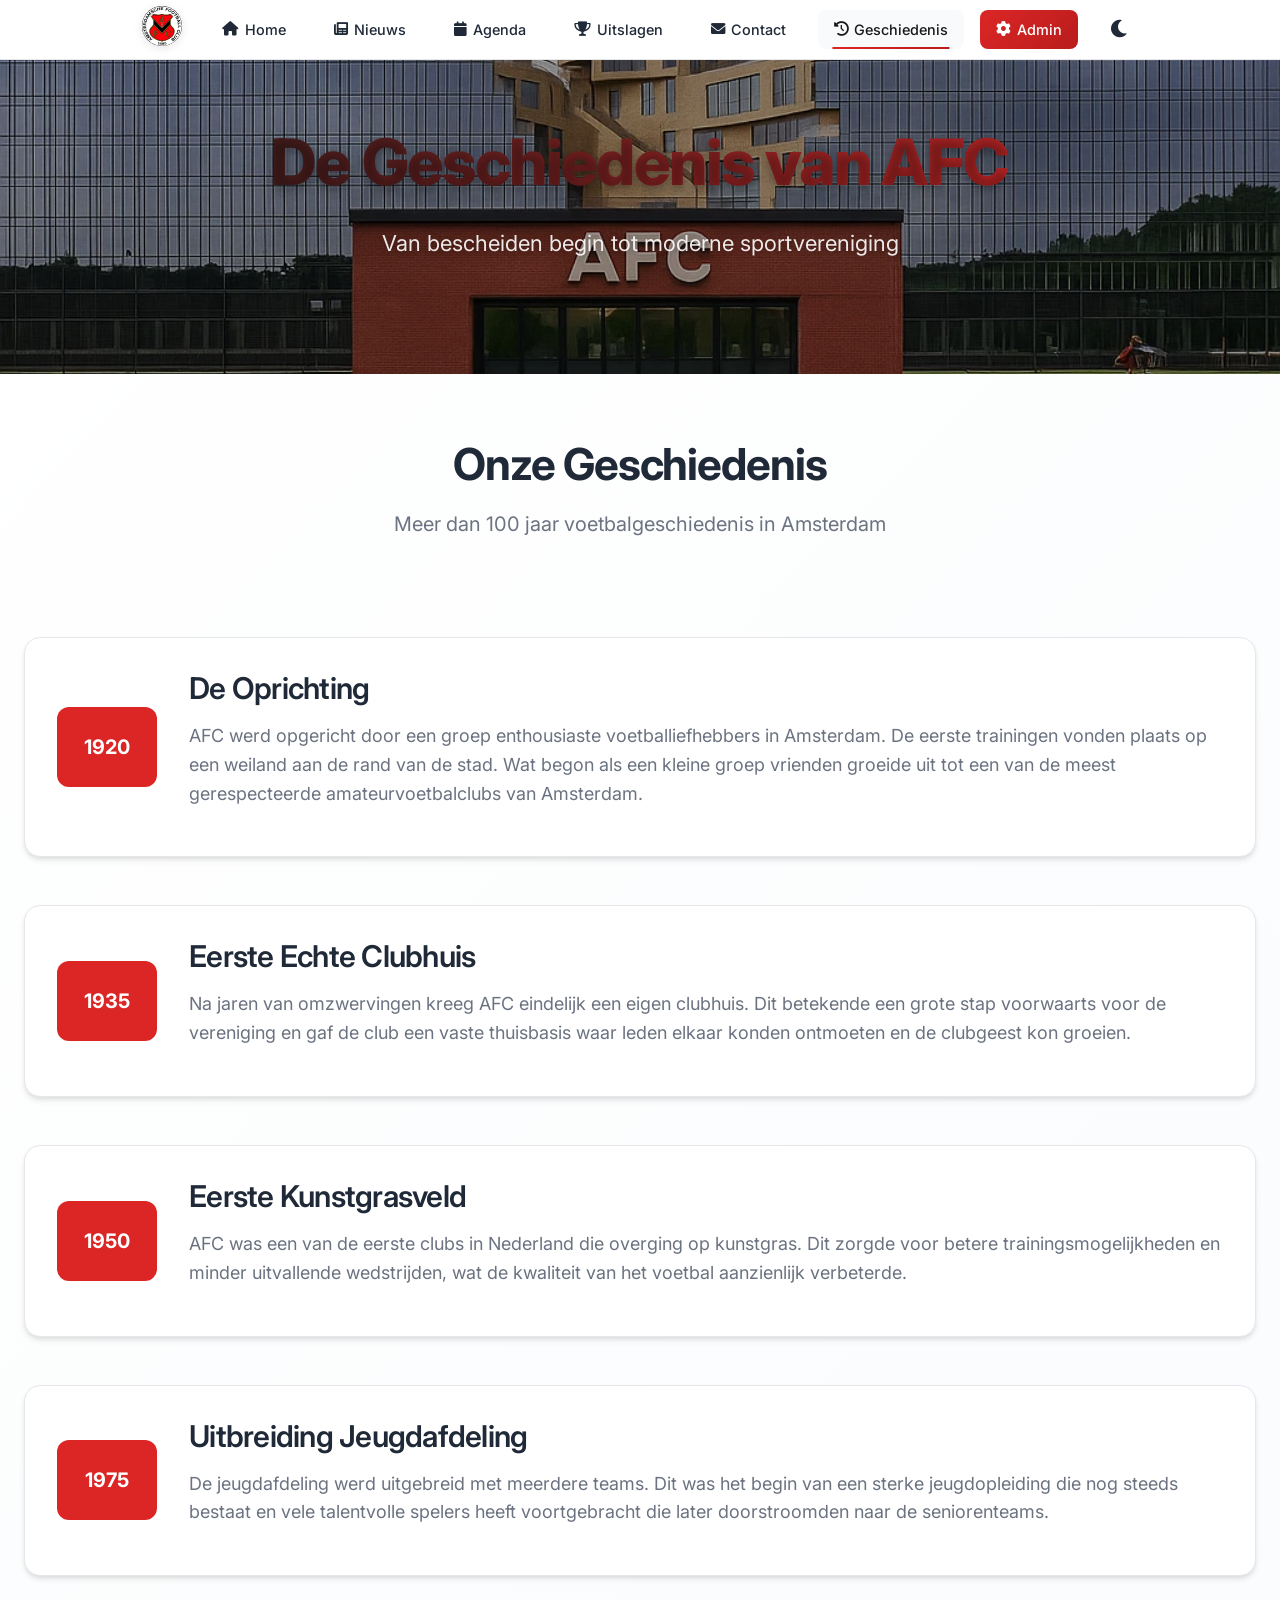
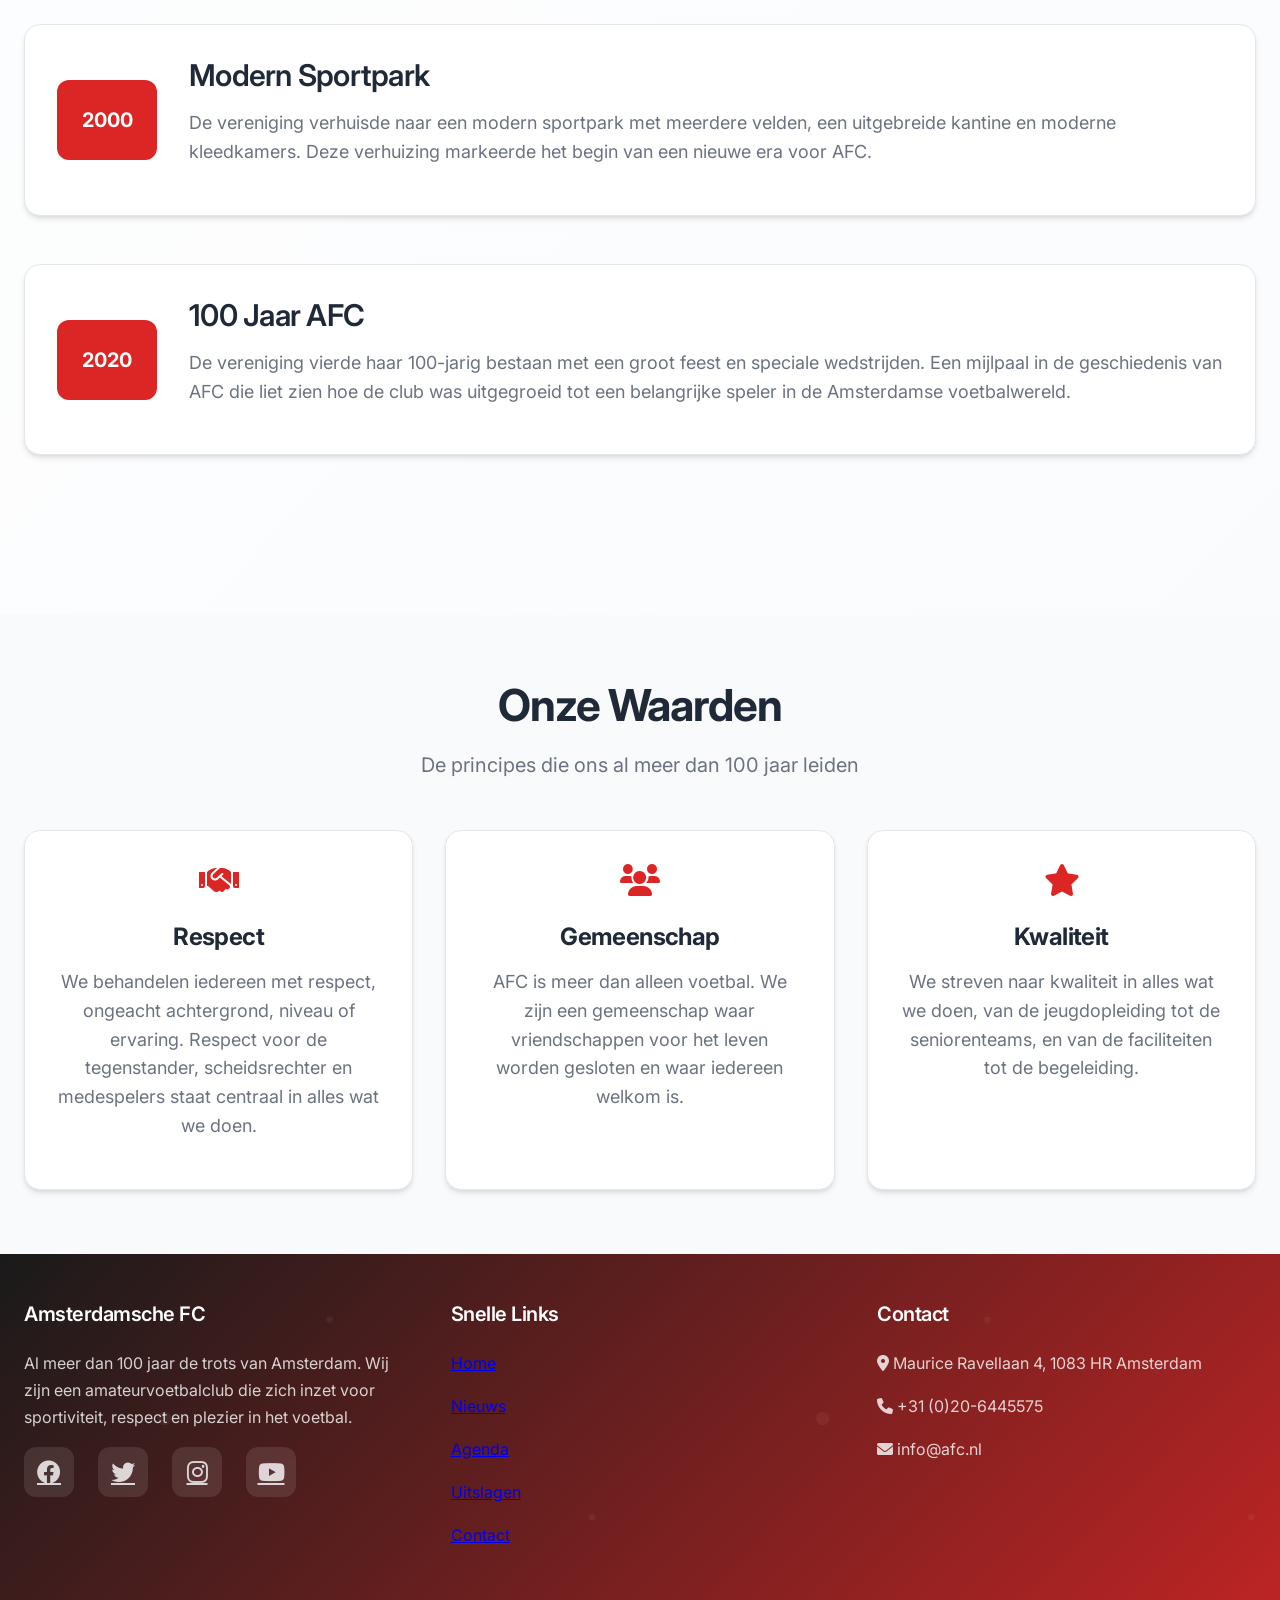
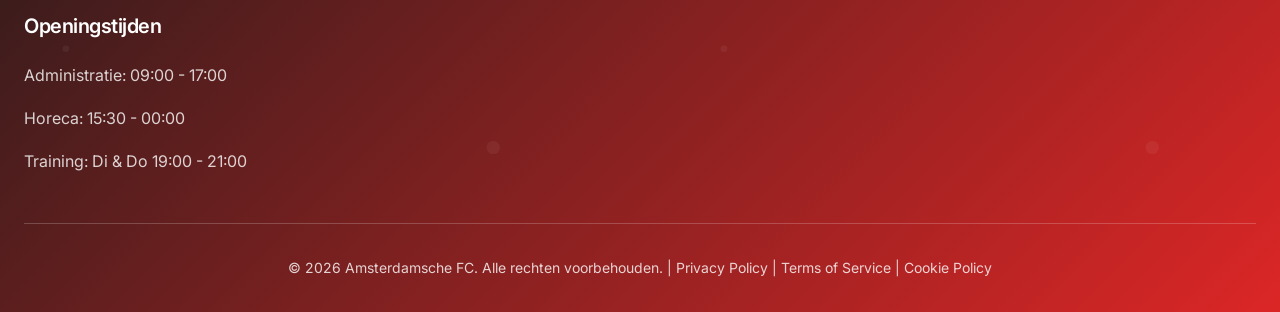
<file: historie.html>
<!DOCTYPE html>
<html lang="nl">
<head>
    <meta charset="UTF-8">
    <meta name="viewport" content="width=device-width, initial-scale=1.0">
    <title>Geschiedenis - Amsterdamsche FC</title>
    <link rel="stylesheet" href="style.css">
    <link rel="stylesheet" href="https://cdnjs.cloudflare.com/ajax/libs/font-awesome/6.0.0/css/all.min.css">
    <link href="https://fonts.googleapis.com/css2?family=Inter:wght@400;500;600;700;800&display=swap" rel="stylesheet">
    <link rel="icon" type="image/svg+xml" href="fotos/afc-logo.svg">
</head>
<body>
    <header>
        <nav class="main-nav">
            <div class="logo-container">
                <a href="index.html" class="logo-link">
                    <img src="fotos/afc-logo.svg" alt="AFC Logo" class="logo-image" style="height: 40px !important; width: auto !important; max-height: 40px !important;">
                </a>
            </div>
            <ul class="nav-links">
                <li><a href="index.html"><i class="fas fa-home"></i> Home</a></li>
                <li><a href="nieuws.html"><i class="fas fa-newspaper"></i> Nieuws</a></li>
                <li><a href="agenda.html"><i class="fas fa-calendar"></i> Agenda</a></li>
                <li><a href="uitslagen.html"><i class="fas fa-trophy"></i> Uitslagen</a></li>
                <li><a href="contact.html"><i class="fas fa-envelope"></i> Contact</a></li>
                <li><a href="geschiedenis.html" class="active"><i class="fas fa-history"></i> Geschiedenis</a></li>
                <li><a href="admin/dashboard.html" style="background: linear-gradient(135deg, var(--color-secondary) 0%, var(--color-accent) 100%); color: white;"><i class="fas fa-cog"></i> Admin</a></li>
            </ul>
            <button class="theme-toggle" id="theme-toggle">
                <i class="fas fa-moon"></i>
            </button>
        </nav>
    </header>

    <main>
        <section class="hero-section">
            <div class="container">
                <div class="hero-content">
                    <h1>De Geschiedenis van AFC</h1>
                    <p class="subtitle">Van bescheiden begin tot moderne sportvereniging</p>
                </div>
            </div>
        </section>

        <section class="section">
            <div class="container">
                <div class="section-header">
                    <h2>Onze Geschiedenis</h2>
                    <p class="subtitle">Meer dan 100 jaar voetbalgeschiedenis in Amsterdam</p>
                </div>
                
                <div class="timeline" style="position: relative; padding: var(--spacing-xl) 0;">
                    <div class="timeline-item" style="margin-bottom: var(--spacing-xl); position: relative;">
                        <div class="card">
                            <div class="card-content">
                                <div style="display: flex; align-items: center; gap: var(--spacing-lg);">
                                    <div style="text-align: center; min-width: 100px;">
                                        <div style="background: var(--color-secondary); color: white; padding: var(--spacing-md); border-radius: var(--radius-lg); font-weight: 700; font-size: 1.25rem;">
                                            1920
                                        </div>
                                    </div>
                                    <div style="flex: 1;">
                                        <h3 style="margin-bottom: var(--spacing-sm); color: var(--color-text);">
                                            De Oprichting
                                        </h3>
                                        <p style="color: var(--color-text-light); line-height: 1.6;">
                                            AFC werd opgericht door een groep enthousiaste voetballiefhebbers in Amsterdam. De eerste trainingen vonden plaats op een weiland aan de rand van de stad. Wat begon als een kleine groep vrienden groeide uit tot een van de meest gerespecteerde amateurvoetbalclubs van Amsterdam.
                                        </p>
                                    </div>
                                </div>
                            </div>
                        </div>
                    </div>

                    <div class="timeline-item" style="margin-bottom: var(--spacing-xl); position: relative;">
                        <div class="card">
                            <div class="card-content">
                                <div style="display: flex; align-items: center; gap: var(--spacing-lg);">
                                    <div style="text-align: center; min-width: 100px;">
                                        <div style="background: var(--color-secondary); color: white; padding: var(--spacing-md); border-radius: var(--radius-lg); font-weight: 700; font-size: 1.25rem;">
                                            1935
                                        </div>
                                    </div>
                                    <div style="flex: 1;">
                                        <h3 style="margin-bottom: var(--spacing-sm); color: var(--color-text);">
                                            Eerste Echte Clubhuis
                                        </h3>
                                        <p style="color: var(--color-text-light); line-height: 1.6;">
                                            Na jaren van omzwervingen kreeg AFC eindelijk een eigen clubhuis. Dit betekende een grote stap voorwaarts voor de vereniging en gaf de club een vaste thuisbasis waar leden elkaar konden ontmoeten en de clubgeest kon groeien.
                                        </p>
                                    </div>
                                </div>
                            </div>
                        </div>
                    </div>

                    <div class="timeline-item" style="margin-bottom: var(--spacing-xl); position: relative;">
                        <div class="card">
                            <div class="card-content">
                                <div style="display: flex; align-items: center; gap: var(--spacing-lg);">
                                    <div style="text-align: center; min-width: 100px;">
                                        <div style="background: var(--color-secondary); color: white; padding: var(--spacing-md); border-radius: var(--radius-lg); font-weight: 700; font-size: 1.25rem;">
                                            1950
                                        </div>
                                    </div>
                                    <div style="flex: 1;">
                                        <h3 style="margin-bottom: var(--spacing-sm); color: var(--color-text);">
                                            Eerste Kunstgrasveld
                                        </h3>
                                        <p style="color: var(--color-text-light); line-height: 1.6;">
                                            AFC was een van de eerste clubs in Nederland die overging op kunstgras. Dit zorgde voor betere trainingsmogelijkheden en minder uitvallende wedstrijden, wat de kwaliteit van het voetbal aanzienlijk verbeterde.
                                        </p>
                                    </div>
                                </div>
                            </div>
                        </div>
                    </div>

                    <div class="timeline-item" style="margin-bottom: var(--spacing-xl); position: relative;">
                        <div class="card">
                            <div class="card-content">
                                <div style="display: flex; align-items: center; gap: var(--spacing-lg);">
                                    <div style="text-align: center; min-width: 100px;">
                                        <div style="background: var(--color-secondary); color: white; padding: var(--spacing-md); border-radius: var(--radius-lg); font-weight: 700; font-size: 1.25rem;">
                                            1975
                                        </div>
                                    </div>
                                    <div style="flex: 1;">
                                        <h3 style="margin-bottom: var(--spacing-sm); color: var(--color-text);">
                                            Uitbreiding Jeugdafdeling
                                        </h3>
                                        <p style="color: var(--color-text-light); line-height: 1.6;">
                                            De jeugdafdeling werd uitgebreid met meerdere teams. Dit was het begin van een sterke jeugdopleiding die nog steeds bestaat en vele talentvolle spelers heeft voortgebracht die later doorstroomden naar de seniorenteams.
                                        </p>
                                    </div>
                                </div>
                            </div>
                        </div>
                    </div>

                    <div class="timeline-item" style="margin-bottom: var(--spacing-xl); position: relative;">
                        <div class="card">
                            <div class="card-content">
                                <div style="display: flex; align-items: center; gap: var(--spacing-lg);">
                                    <div style="text-align: center; min-width: 100px;">
                                        <div style="background: var(--color-secondary); color: white; padding: var(--spacing-md); border-radius: var(--radius-lg); font-weight: 700; font-size: 1.25rem;">
                                            2000
                                        </div>
                                    </div>
                                    <div style="flex: 1;">
                                        <h3 style="margin-bottom: var(--spacing-sm); color: var(--color-text);">
                                            Modern Sportpark
                                        </h3>
                                        <p style="color: var(--color-text-light); line-height: 1.6;">
                                            De vereniging verhuisde naar een modern sportpark met meerdere velden, een uitgebreide kantine en moderne kleedkamers. Deze verhuizing markeerde het begin van een nieuwe era voor AFC.
                                        </p>
                                    </div>
                                </div>
                            </div>
                        </div>
                    </div>

                    <div class="timeline-item" style="margin-bottom: var(--spacing-xl); position: relative;">
                        <div class="card">
                            <div class="card-content">
                                <div style="display: flex; align-items: center; gap: var(--spacing-lg);">
                                    <div style="text-align: center; min-width: 100px;">
                                        <div style="background: var(--color-secondary); color: white; padding: var(--spacing-md); border-radius: var(--radius-lg); font-weight: 700; font-size: 1.25rem;">
                                            2020
                                        </div>
                                    </div>
                                    <div style="flex: 1;">
                                        <h3 style="margin-bottom: var(--spacing-sm); color: var(--color-text);">
                                            100 Jaar AFC
                                        </h3>
                                        <p style="color: var(--color-text-light); line-height: 1.6;">
                                            De vereniging vierde haar 100-jarig bestaan met een groot feest en speciale wedstrijden. Een mijlpaal in de geschiedenis van AFC die liet zien hoe de club was uitgegroeid tot een belangrijke speler in de Amsterdamse voetbalwereld.
                                        </p>
                                    </div>
                                </div>
                            </div>
                        </div>
                    </div>
                </div>
            </div>
        </section>

        <section class="section" style="background: var(--color-background-alt);">
            <div class="container">
                <div class="section-header">
                    <h2>Onze Waarden</h2>
                    <p class="subtitle">De principes die ons al meer dan 100 jaar leiden</p>
                </div>
                
                <div style="display: grid; grid-template-columns: repeat(auto-fit, minmax(300px, 1fr)); gap: var(--spacing-lg);">
                    <div class="card">
                        <div class="card-content">
                            <h3 style="text-align: center; margin-bottom: var(--spacing-md);">
                                <i class="fas fa-handshake" style="color: var(--color-secondary); font-size: 2rem;"></i>
                            </h3>
                            <h4 style="text-align: center; margin-bottom: var(--spacing-sm); color: var(--color-text);">
                                Respect
                            </h4>
                            <p style="text-align: center; color: var(--color-text-light); line-height: 1.6;">
                                We behandelen iedereen met respect, ongeacht achtergrond, niveau of ervaring. Respect voor de tegenstander, scheidsrechter en medespelers staat centraal in alles wat we doen.
                            </p>
                        </div>
                    </div>
                    
                    <div class="card">
                        <div class="card-content">
                            <h3 style="text-align: center; margin-bottom: var(--spacing-md);">
                                <i class="fas fa-users" style="color: var(--color-secondary); font-size: 2rem;"></i>
                            </h3>
                            <h4 style="text-align: center; margin-bottom: var(--spacing-sm); color: var(--color-text);">
                                Gemeenschap
                            </h4>
                            <p style="text-align: center; color: var(--color-text-light); line-height: 1.6;">
                                AFC is meer dan alleen voetbal. We zijn een gemeenschap waar vriendschappen voor het leven worden gesloten en waar iedereen welkom is.
                            </p>
                        </div>
                    </div>
                    
                    <div class="card">
                        <div class="card-content">
                            <h3 style="text-align: center; margin-bottom: var(--spacing-md);">
                                <i class="fas fa-star" style="color: var(--color-secondary); font-size: 2rem;"></i>
                            </h3>
                            <h4 style="text-align: center; margin-bottom: var(--spacing-sm); color: var(--color-text);">
                                Kwaliteit
                            </h4>
                            <p style="text-align: center; color: var(--color-text-light); line-height: 1.6;">
                                We streven naar kwaliteit in alles wat we doen, van de jeugdopleiding tot de seniorenteams, en van de faciliteiten tot de begeleiding.
                            </p>
                        </div>
                    </div>
                </div>
            </div>
        </section>
    </main>

    <footer>
        <div class="container">
            <div class="footer-content">
                <div class="footer-section">
                    <h3>Amsterdamsche FC</h3>
                    <p>Al meer dan 100 jaar de trots van Amsterdam. Wij zijn een amateurvoetbalclub die zich inzet voor sportiviteit, respect en plezier in het voetbal.</p>
                    <div class="social-links">
                        <a href="#"><i class="fab fa-facebook"></i></a>
                        <a href="#"><i class="fab fa-twitter"></i></a>
                        <a href="#"><i class="fab fa-instagram"></i></a>
                        <a href="#"><i class="fab fa-youtube"></i></a>
                    </div>
                </div>
                
                <div class="footer-section">
                    <h3>Snelle Links</h3>
                    <p><a href="index.html">Home</a></p>
                    <p><a href="nieuws.html">Nieuws</a></p>
                    <p><a href="agenda.html">Agenda</a></p>
                    <p><a href="uitslagen.html">Uitslagen</a></p>
                    <p><a href="contact.html">Contact</a></p>
                </div>
                
                <div class="footer-section">
                    <h3>Contact</h3>
                    <p><i class="fas fa-map-marker-alt"></i> Maurice Ravellaan 4, 1083 HR Amsterdam</p>
                    <p><i class="fas fa-phone"></i> +31 (0)20-6445575</p>
                    <p><i class="fas fa-envelope"></i> info@afc.nl</p>
                </div>
                
                <div class="footer-section">
                    <h3>Openingstijden</h3>
                    <p>Administratie: 09:00 - 17:00</p>
                    <p>Horeca: 15:30 - 00:00</p>
                    <p>Training: Di & Do 19:00 - 21:00</p>
                </div>
            </div>
            
            <div class="footer-bottom">
                <p>&copy; <span id="current-year">2025</span> Amsterdamsche FC. Alle rechten voorbehouden. | 
                <a href="#">Privacy Policy</a> | 
                <a href="#">Terms of Service</a> | 
                <a href="#">Cookie Policy</a></p>
            </div>
        </div>
    </footer>

    <script>
        document.addEventListener('DOMContentLoaded', function() {
            // Thema toggle functionaliteit
            const themeToggle = document.querySelector('.theme-toggle');
            const themeIcon = themeToggle.querySelector('i');

            function setTheme(theme) {
                if (theme === 'dark') {
                    document.documentElement.classList.add('dark-mode');
                    themeIcon.classList.remove('fa-moon');
                    themeIcon.classList.add('fa-sun');
                } else {
                    document.documentElement.classList.remove('dark-mode');
                    themeIcon.classList.remove('fa-sun');
                    themeIcon.classList.add('fa-moon');
                }
                localStorage.setItem('theme', theme);
            }

            const savedTheme = localStorage.getItem('theme') || 'light';
            setTheme(savedTheme);

            themeToggle.addEventListener('click', function() {
                const currentTheme = localStorage.getItem('theme') || 'light';
                const newTheme = currentTheme === 'light' ? 'dark' : 'light';
                setTheme(newTheme);
            });

            // Huidige jaar bijwerken
            document.getElementById('current-year').textContent = new Date().getFullYear();
        });
    </script>
</body>
</html>
</file>
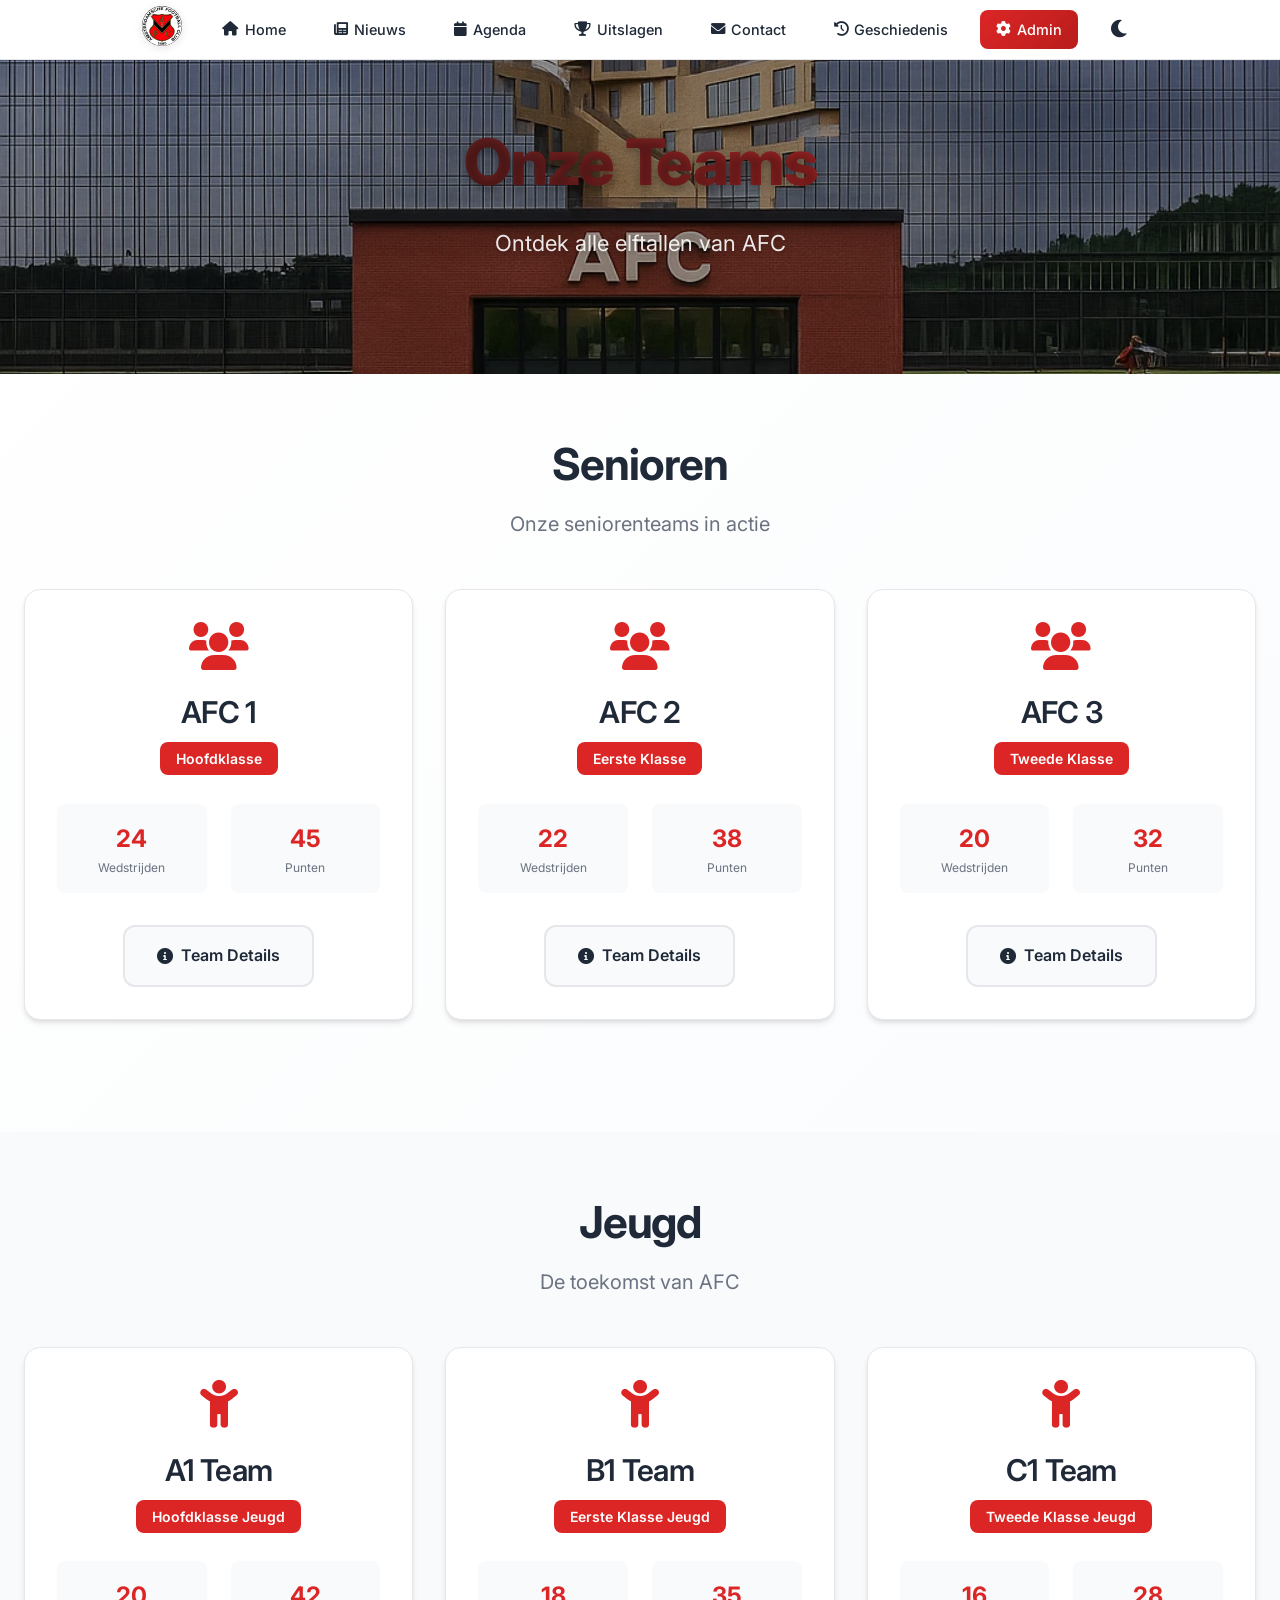
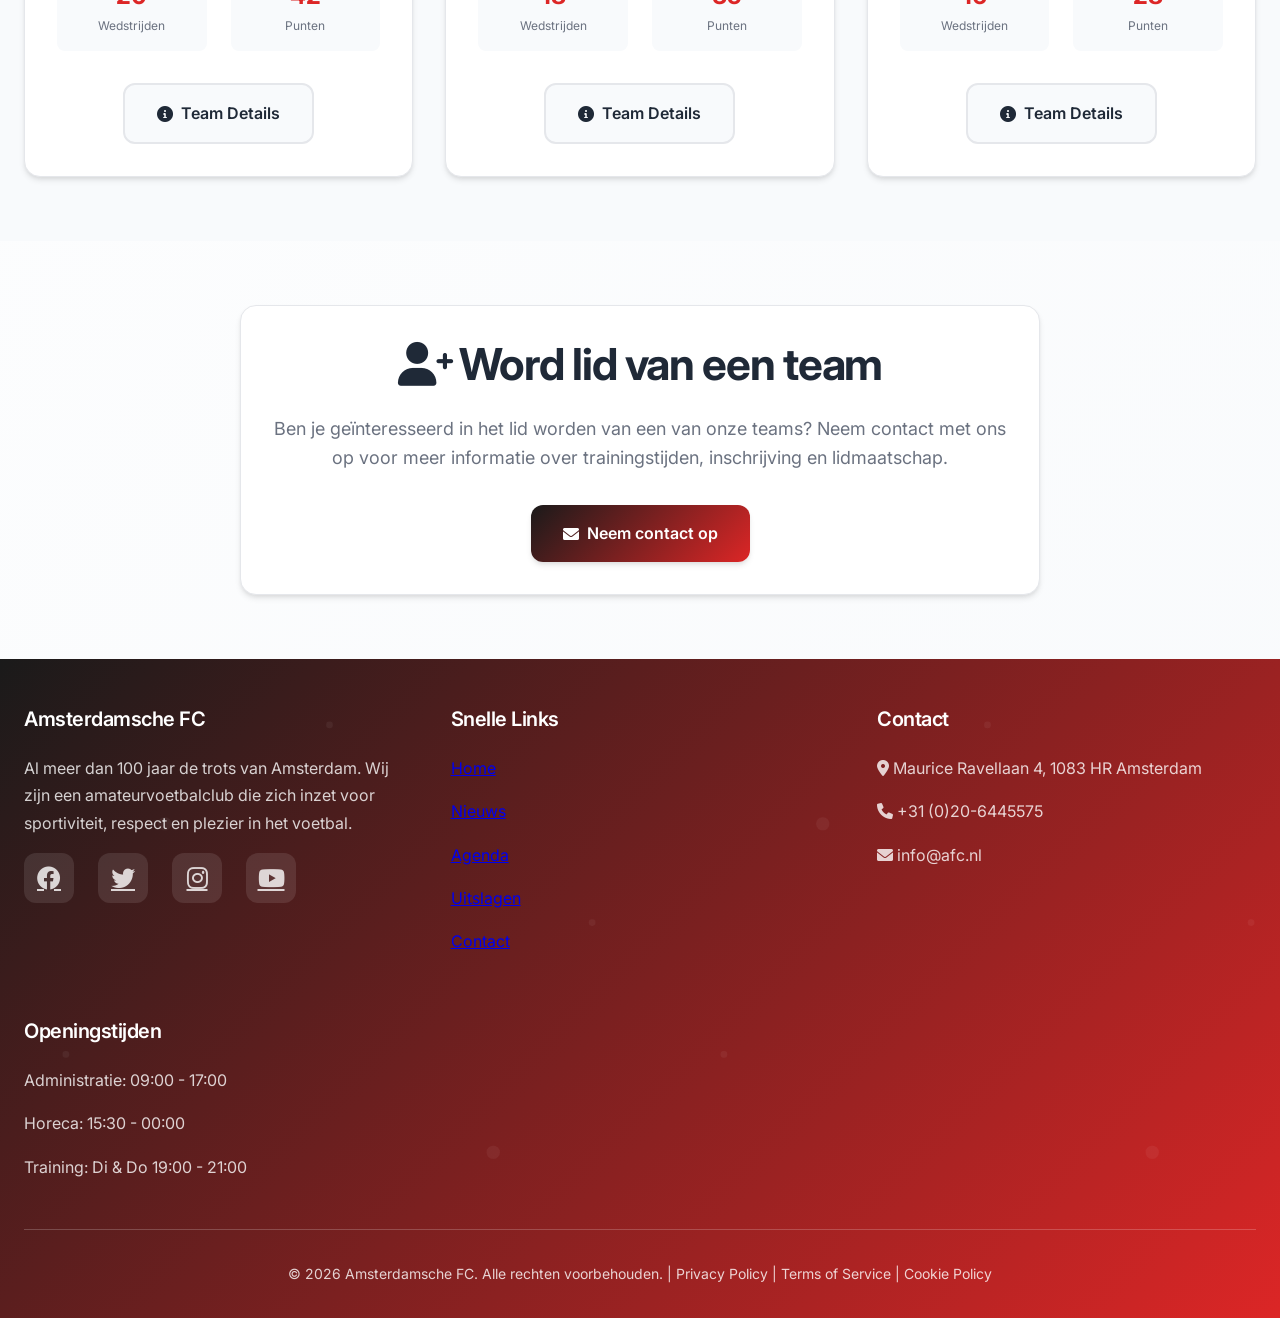
<file: teams.html>
<!DOCTYPE html>
<html lang="nl">
<head>
    <meta charset="UTF-8">
    <meta name="viewport" content="width=device-width, initial-scale=1.0">
    <title>Teams - Amsterdamsche FC</title>
    <link rel="stylesheet" href="style.css">
    <link rel="stylesheet" href="https://cdnjs.cloudflare.com/ajax/libs/font-awesome/6.0.0/css/all.min.css">
    <link href="https://fonts.googleapis.com/css2?family=Inter:wght@400;500;600;700;800&display=swap" rel="stylesheet">
    <link rel="icon" type="image/svg+xml" href="fotos/afc-logo.svg">
</head>
<body>
    <header>
        <nav class="main-nav">
            <div class="logo-container">
                <a href="index.html" class="logo-link">
                    <img src="fotos/afc-logo.svg" alt="AFC Logo" class="logo-image" style="height: 40px !important; width: auto !important; max-height: 40px !important;">
                </a>
            </div>
            <ul class="nav-links">
                <li><a href="index.html"><i class="fas fa-home"></i> Home</a></li>
                <li><a href="nieuws.html"><i class="fas fa-newspaper"></i> Nieuws</a></li>
                <li><a href="agenda.html"><i class="fas fa-calendar"></i> Agenda</a></li>
                <li><a href="uitslagen.html"><i class="fas fa-trophy"></i> Uitslagen</a></li>
                <li><a href="contact.html"><i class="fas fa-envelope"></i> Contact</a></li>
                <li><a href="geschiedenis.html"><i class="fas fa-history"></i> Geschiedenis</a></li>
                <li><a href="admin/dashboard.html" style="background: linear-gradient(135deg, var(--color-secondary) 0%, var(--color-accent) 100%); color: white;"><i class="fas fa-cog"></i> Admin</a></li>
            </ul>
            <button class="theme-toggle" id="theme-toggle">
                <i class="fas fa-moon"></i>
            </button>
        </nav>
    </header>

    <main>
        <section class="hero-section">
            <div class="container">
                <div class="hero-content">
                    <h1>Onze Teams</h1>
                    <p class="subtitle">Ontdek alle elftallen van AFC</p>
                </div>
            </div>
        </section>

        <section class="section">
            <div class="container">
                <div class="section-header">
                    <h2>Senioren</h2>
                    <p class="subtitle">Onze seniorenteams in actie</p>
                </div>
                
                <div style="display: grid; grid-template-columns: repeat(auto-fit, minmax(300px, 1fr)); gap: var(--spacing-lg); margin-bottom: var(--spacing-xl);">
                    <div class="card">
                        <div class="card-content">
                            <div style="text-align: center; margin-bottom: var(--spacing-lg);">
                                <i class="fas fa-users" style="font-size: 3rem; color: var(--color-secondary); margin-bottom: var(--spacing-md);"></i>
                                <h3 style="margin-bottom: var(--spacing-sm); color: var(--color-text);">AFC 1</h3>
                                <span style="background: var(--color-secondary); color: white; padding: var(--spacing-xs) var(--spacing-sm); border-radius: var(--radius-md); font-size: 0.875rem; font-weight: 600;">
                                    Hoofdklasse
                                </span>
                            </div>
                            
                            <div style="display: grid; grid-template-columns: 1fr 1fr; gap: var(--spacing-md); margin-bottom: var(--spacing-lg);">
                                <div style="text-align: center; padding: var(--spacing-sm); background: var(--color-background-alt); border-radius: var(--radius-md);">
                                    <div style="font-size: 1.5rem; font-weight: 700; color: var(--color-secondary);">24</div>
                                    <div style="font-size: 0.75rem; color: var(--color-text-light);">Wedstrijden</div>
                                </div>
                                <div style="text-align: center; padding: var(--spacing-sm); background: var(--color-background-alt); border-radius: var(--radius-md);">
                                    <div style="font-size: 1.5rem; font-weight: 700; color: var(--color-secondary);">45</div>
                                    <div style="font-size: 0.75rem; color: var(--color-text-light);">Punten</div>
                                </div>
                            </div>
                            
                            <div style="text-align: center;">
                                <a href="#" class="btn btn-secondary">
                                    <i class="fas fa-info-circle"></i>
                                    Team Details
                                </a>
                            </div>
                        </div>
                    </div>
                    
                    <div class="card">
                        <div class="card-content">
                            <div style="text-align: center; margin-bottom: var(--spacing-lg);">
                                <i class="fas fa-users" style="font-size: 3rem; color: var(--color-secondary); margin-bottom: var(--spacing-md);"></i>
                                <h3 style="margin-bottom: var(--spacing-sm); color: var(--color-text);">AFC 2</h3>
                                <span style="background: var(--color-secondary); color: white; padding: var(--spacing-xs) var(--spacing-sm); border-radius: var(--radius-md); font-size: 0.875rem; font-weight: 600;">
                                    Eerste Klasse
                                </span>
                            </div>
                            
                            <div style="display: grid; grid-template-columns: 1fr 1fr; gap: var(--spacing-md); margin-bottom: var(--spacing-lg);">
                                <div style="text-align: center; padding: var(--spacing-sm); background: var(--color-background-alt); border-radius: var(--radius-md);">
                                    <div style="font-size: 1.5rem; font-weight: 700; color: var(--color-secondary);">22</div>
                                    <div style="font-size: 0.75rem; color: var(--color-text-light);">Wedstrijden</div>
                                </div>
                                <div style="text-align: center; padding: var(--spacing-sm); background: var(--color-background-alt); border-radius: var(--radius-md);">
                                    <div style="font-size: 1.5rem; font-weight: 700; color: var(--color-secondary);">38</div>
                                    <div style="font-size: 0.75rem; color: var(--color-text-light);">Punten</div>
                                </div>
                            </div>
                            
                            <div style="text-align: center;">
                                <a href="#" class="btn btn-secondary">
                                    <i class="fas fa-info-circle"></i>
                                    Team Details
                                </a>
                            </div>
                        </div>
                    </div>
                    
                    <div class="card">
                        <div class="card-content">
                            <div style="text-align: center; margin-bottom: var(--spacing-lg);">
                                <i class="fas fa-users" style="font-size: 3rem; color: var(--color-secondary); margin-bottom: var(--spacing-md);"></i>
                                <h3 style="margin-bottom: var(--spacing-sm); color: var(--color-text);">AFC 3</h3>
                                <span style="background: var(--color-secondary); color: white; padding: var(--spacing-xs) var(--spacing-sm); border-radius: var(--radius-md); font-size: 0.875rem; font-weight: 600;">
                                    Tweede Klasse
                                </span>
                            </div>
                            
                            <div style="display: grid; grid-template-columns: 1fr 1fr; gap: var(--spacing-md); margin-bottom: var(--spacing-lg);">
                                <div style="text-align: center; padding: var(--spacing-sm); background: var(--color-background-alt); border-radius: var(--radius-md);">
                                    <div style="font-size: 1.5rem; font-weight: 700; color: var(--color-secondary);">20</div>
                                    <div style="font-size: 0.75rem; color: var(--color-text-light);">Wedstrijden</div>
                                </div>
                                <div style="text-align: center; padding: var(--spacing-sm); background: var(--color-background-alt); border-radius: var(--radius-md);">
                                    <div style="font-size: 1.5rem; font-weight: 700; color: var(--color-secondary);">32</div>
                                    <div style="font-size: 0.75rem; color: var(--color-text-light);">Punten</div>
                                </div>
                            </div>
                            
                            <div style="text-align: center;">
                                <a href="#" class="btn btn-secondary">
                                    <i class="fas fa-info-circle"></i>
                                    Team Details
                                </a>
                            </div>
                        </div>
                    </div>
                </div>
            </div>
        </section>

        <section class="section" style="background: var(--color-background-alt);">
            <div class="container">
                <div class="section-header">
                    <h2>Jeugd</h2>
                    <p class="subtitle">De toekomst van AFC</p>
                </div>
                
                <div style="display: grid; grid-template-columns: repeat(auto-fit, minmax(300px, 1fr)); gap: var(--spacing-lg);">
                    <div class="card">
                        <div class="card-content">
                            <div style="text-align: center; margin-bottom: var(--spacing-lg);">
                                <i class="fas fa-child" style="font-size: 3rem; color: var(--color-secondary); margin-bottom: var(--spacing-md);"></i>
                                <h3 style="margin-bottom: var(--spacing-sm); color: var(--color-text);">A1 Team</h3>
                                <span style="background: var(--color-secondary); color: white; padding: var(--spacing-xs) var(--spacing-sm); border-radius: var(--radius-md); font-size: 0.875rem; font-weight: 600;">
                                    Hoofdklasse Jeugd
                                </span>
                            </div>
                            
                            <div style="display: grid; grid-template-columns: 1fr 1fr; gap: var(--spacing-md); margin-bottom: var(--spacing-lg);">
                                <div style="text-align: center; padding: var(--spacing-sm); background: var(--color-background-alt); border-radius: var(--radius-md);">
                                    <div style="font-size: 1.5rem; font-weight: 700; color: var(--color-secondary);">20</div>
                                    <div style="font-size: 0.75rem; color: var(--color-text-light);">Wedstrijden</div>
                                </div>
                                <div style="text-align: center; padding: var(--spacing-sm); background: var(--color-background-alt); border-radius: var(--radius-md);">
                                    <div style="font-size: 1.5rem; font-weight: 700; color: var(--color-secondary);">42</div>
                                    <div style="font-size: 0.75rem; color: var(--color-text-light);">Punten</div>
                                </div>
                            </div>
                            
                            <div style="text-align: center;">
                                <a href="#" class="btn btn-secondary">
                                    <i class="fas fa-info-circle"></i>
                                    Team Details
                                </a>
                            </div>
                        </div>
                    </div>
                    
                    <div class="card">
                        <div class="card-content">
                            <div style="text-align: center; margin-bottom: var(--spacing-lg);">
                                <i class="fas fa-child" style="font-size: 3rem; color: var(--color-secondary); margin-bottom: var(--spacing-md);"></i>
                                <h3 style="margin-bottom: var(--spacing-sm); color: var(--color-text);">B1 Team</h3>
                                <span style="background: var(--color-secondary); color: white; padding: var(--spacing-xs) var(--spacing-sm); border-radius: var(--radius-md); font-size: 0.875rem; font-weight: 600;">
                                    Eerste Klasse Jeugd
                                </span>
                            </div>
                            
                            <div style="display: grid; grid-template-columns: 1fr 1fr; gap: var(--spacing-md); margin-bottom: var(--spacing-lg);">
                                <div style="text-align: center; padding: var(--spacing-sm); background: var(--color-background-alt); border-radius: var(--radius-md);">
                                    <div style="font-size: 1.5rem; font-weight: 700; color: var(--color-secondary);">18</div>
                                    <div style="font-size: 0.75rem; color: var(--color-text-light);">Wedstrijden</div>
                                </div>
                                <div style="text-align: center; padding: var(--spacing-sm); background: var(--color-background-alt); border-radius: var(--radius-md);">
                                    <div style="font-size: 1.5rem; font-weight: 700; color: var(--color-secondary);">35</div>
                                    <div style="font-size: 0.75rem; color: var(--color-text-light);">Punten</div>
                                </div>
                            </div>
                            
                            <div style="text-align: center;">
                                <a href="#" class="btn btn-secondary">
                                    <i class="fas fa-info-circle"></i>
                                    Team Details
                                </a>
                            </div>
                        </div>
                    </div>
                    
                    <div class="card">
                        <div class="card-content">
                            <div style="text-align: center; margin-bottom: var(--spacing-lg);">
                                <i class="fas fa-child" style="font-size: 3rem; color: var(--color-secondary); margin-bottom: var(--spacing-md);"></i>
                                <h3 style="margin-bottom: var(--spacing-sm); color: var(--color-text);">C1 Team</h3>
                                <span style="background: var(--color-secondary); color: white; padding: var(--spacing-xs) var(--spacing-sm); border-radius: var(--radius-md); font-size: 0.875rem; font-weight: 600;">
                                    Tweede Klasse Jeugd
                                </span>
                            </div>
                            
                            <div style="display: grid; grid-template-columns: 1fr 1fr; gap: var(--spacing-md); margin-bottom: var(--spacing-lg);">
                                <div style="text-align: center; padding: var(--spacing-sm); background: var(--color-background-alt); border-radius: var(--radius-md);">
                                    <div style="font-size: 1.5rem; font-weight: 700; color: var(--color-secondary);">16</div>
                                    <div style="font-size: 0.75rem; color: var(--color-text-light);">Wedstrijden</div>
                                </div>
                                <div style="text-align: center; padding: var(--spacing-sm); background: var(--color-background-alt); border-radius: var(--radius-md);">
                                    <div style="font-size: 1.5rem; font-weight: 700; color: var(--color-secondary);">28</div>
                                    <div style="font-size: 0.75rem; color: var(--color-text-light);">Punten</div>
                                </div>
                            </div>
                            
                            <div style="text-align: center;">
                                <a href="#" class="btn btn-secondary">
                                    <i class="fas fa-info-circle"></i>
                                    Team Details
                                </a>
                            </div>
                        </div>
                    </div>
                </div>
            </div>
        </section>

        <section class="section">
            <div class="container">
                <div class="card" style="max-width: 800px; margin: 0 auto;">
                    <div class="card-content">
                        <div style="text-align: center;">
                            <h2 style="margin-bottom: var(--spacing-md); color: var(--color-text);">
                                <i class="fas fa-user-plus"></i> Word lid van een team
                            </h2>
                            <p style="margin-bottom: var(--spacing-lg); color: var(--color-text-light); line-height: 1.6;">
                                Ben je geïnteresseerd in het lid worden van een van onze teams? Neem contact met ons op voor meer informatie over trainingstijden, inschrijving en lidmaatschap.
                            </p>
                            <a href="contact.html" class="btn btn-primary">
                                <i class="fas fa-envelope"></i>
                                Neem contact op
                            </a>
                        </div>
                    </div>
                </div>
            </div>
        </section>
    </main>

    <footer>
        <div class="container">
            <div class="footer-content">
                <div class="footer-section">
                    <h3>Amsterdamsche FC</h3>
                    <p>Al meer dan 100 jaar de trots van Amsterdam. Wij zijn een amateurvoetbalclub die zich inzet voor sportiviteit, respect en plezier in het voetbal.</p>
                    <div class="social-links">
                        <a href="#"><i class="fab fa-facebook"></i></a>
                        <a href="#"><i class="fab fa-twitter"></i></a>
                        <a href="#"><i class="fab fa-instagram"></i></a>
                        <a href="#"><i class="fab fa-youtube"></i></a>
                    </div>
                </div>
                
                <div class="footer-section">
                    <h3>Snelle Links</h3>
                    <p><a href="index.html">Home</a></p>
                    <p><a href="nieuws.html">Nieuws</a></p>
                    <p><a href="agenda.html">Agenda</a></p>
                    <p><a href="uitslagen.html">Uitslagen</a></p>
                    <p><a href="contact.html">Contact</a></p>
                </div>
                
                <div class="footer-section">
                    <h3>Contact</h3>
                    <p><i class="fas fa-map-marker-alt"></i> Maurice Ravellaan 4, 1083 HR Amsterdam</p>
                    <p><i class="fas fa-phone"></i> +31 (0)20-6445575</p>
                    <p><i class="fas fa-envelope"></i> info@afc.nl</p>
                </div>
                
                <div class="footer-section">
                    <h3>Openingstijden</h3>
                    <p>Administratie: 09:00 - 17:00</p>
                    <p>Horeca: 15:30 - 00:00</p>
                    <p>Training: Di & Do 19:00 - 21:00</p>
                </div>
            </div>
            
            <div class="footer-bottom">
                <p>&copy; <span id="current-year">2025</span> Amsterdamsche FC. Alle rechten voorbehouden. | 
                <a href="#">Privacy Policy</a> | 
                <a href="#">Terms of Service</a> | 
                <a href="#">Cookie Policy</a></p>
            </div>
        </div>
    </footer>

    <script>
        // Thema toggle functionaliteit
        const themeToggle = document.querySelector('.theme-toggle');
        const themeIcon = themeToggle.querySelector('i');

        function setTheme(theme) {
            if (theme === 'dark') {
                document.documentElement.classList.add('dark-mode');
                themeIcon.classList.remove('fa-moon');
                themeIcon.classList.add('fa-sun');
            } else {
                document.documentElement.classList.remove('dark-mode');
                themeIcon.classList.remove('fa-sun');
                themeIcon.classList.add('fa-moon');
            }
            localStorage.setItem('theme', theme);
        }

        const savedTheme = localStorage.getItem('theme') || 'light';
        setTheme(savedTheme);

        themeToggle.addEventListener('click', function() {
            const currentTheme = localStorage.getItem('theme') || 'light';
            const newTheme = currentTheme === 'light' ? 'dark' : 'light';
            setTheme(newTheme);
        });

        // Huidige jaar bijwerken
        document.getElementById('current-year').textContent = new Date().getFullYear();
    </script>
</body>
</html>
</file>
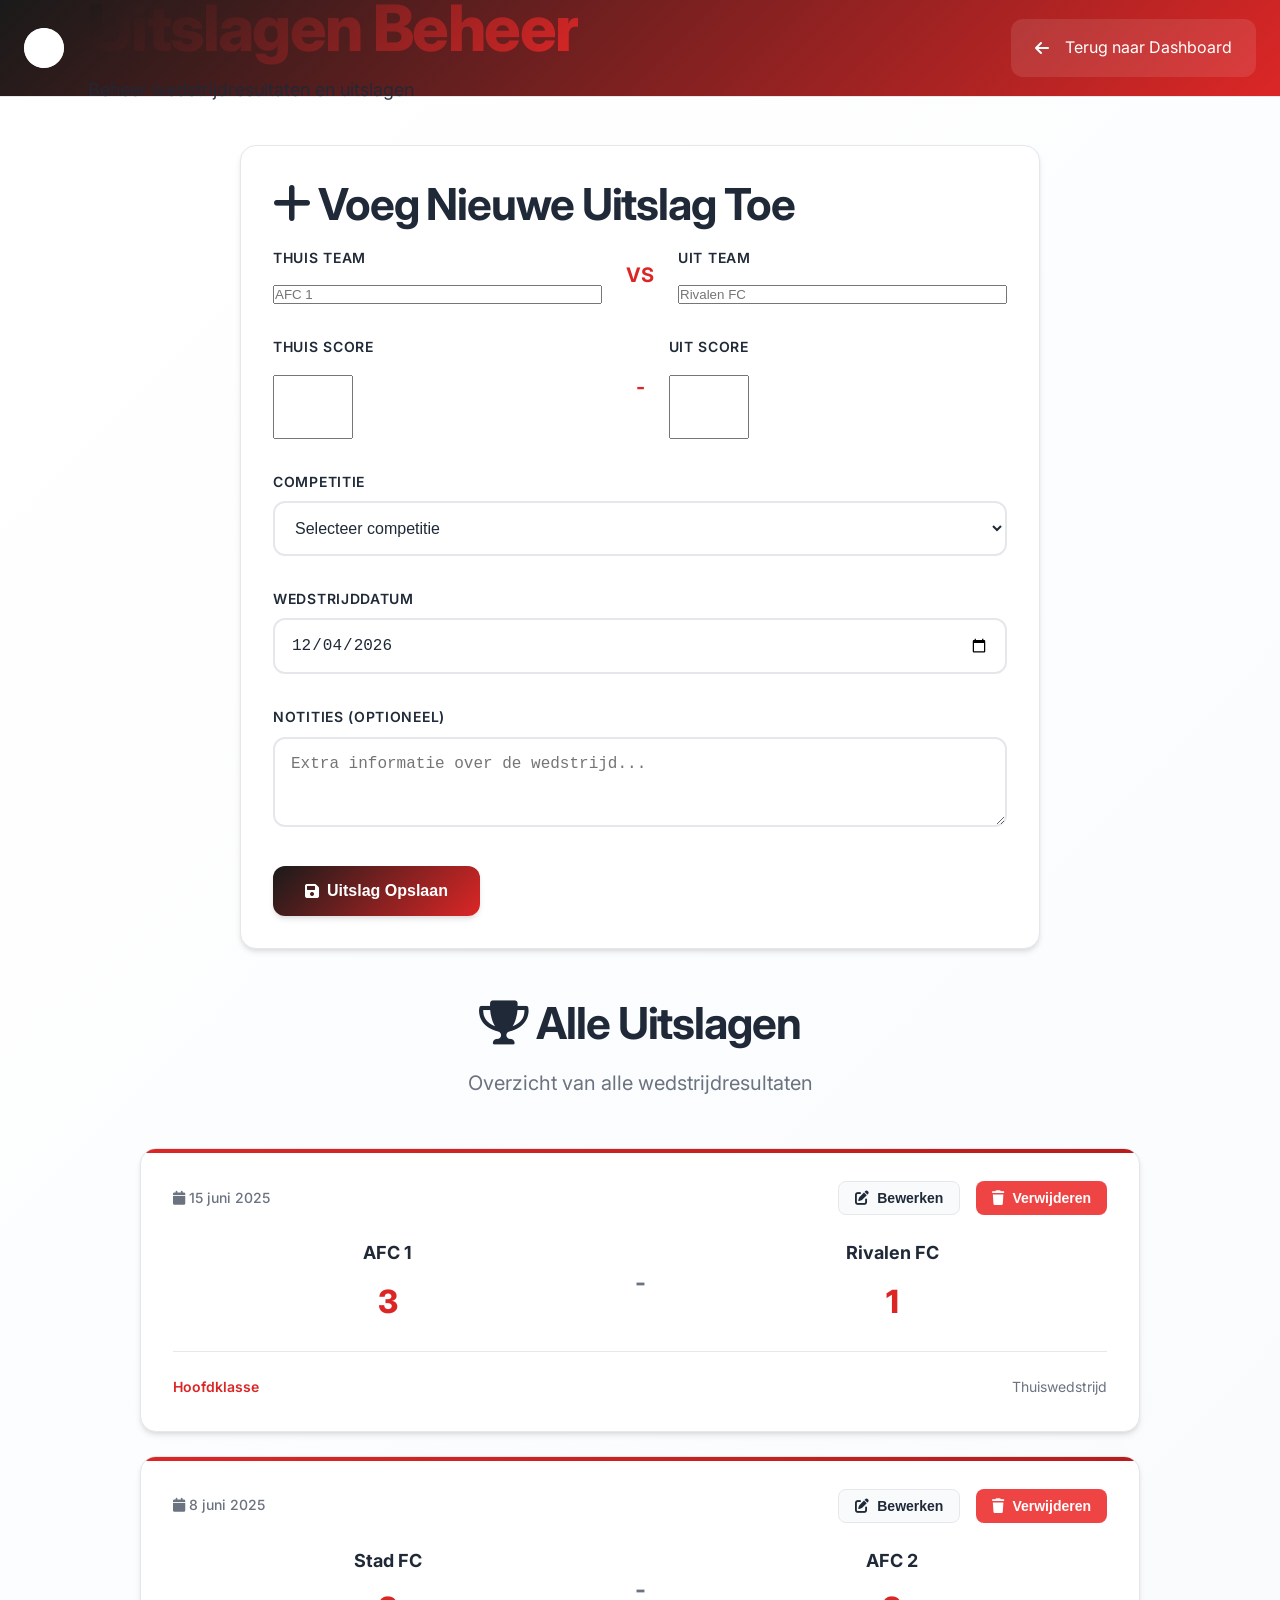
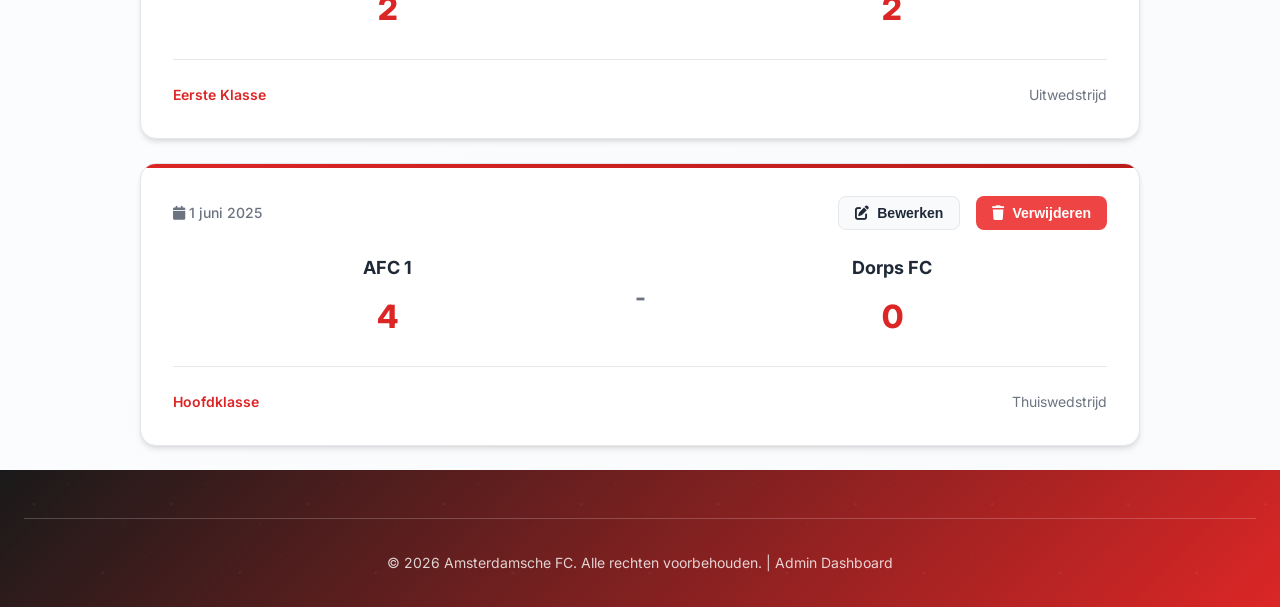
<file: uitslagen-admin.html>
<!DOCTYPE html>
<html lang="nl">
<head>
    <meta charset="UTF-8">
    <meta name="viewport" content="width=device-width, initial-scale=1.0">
    <title>Uitslagen Beheer - AFC</title>
    <link rel="stylesheet" href="style.css">
    <link rel="icon" type="image/svg+xml" href="fotos/afc-logo.svg">
    <link rel="preconnect" href="https://fonts.googleapis.com">
    <link rel="preconnect" href="https://fonts.gstatic.com" crossorigin>
    <link href="https://fonts.googleapis.com/css2?family=Inter:wght@300;400;500;600;700&display=swap" rel="stylesheet">
    <link rel="stylesheet" href="https://cdnjs.cloudflare.com/ajax/libs/font-awesome/6.0.0/css/all.min.css">
    <style>
        .admin-header {
            background: linear-gradient(135deg, var(--color-primary) 0%, var(--color-secondary) 100%);
            color: white;
            padding: var(--spacing-xl) 0;
            margin-bottom: var(--spacing-xl);
        }

        .admin-header .container {
            display: flex;
            justify-content: space-between;
            align-items: center;
        }

        .admin-header h1 {
            color: white;
            margin: 0;
        }

        .admin-header p {
            margin: var(--spacing-xs) 0 0 0;
            opacity: 0.9;
        }

        .back-link {
            color: white;
            text-decoration: none;
            display: flex;
            align-items: center;
            gap: var(--spacing-sm);
            padding: var(--spacing-sm) var(--spacing-md);
            background: rgba(255, 255, 255, 0.1);
            border-radius: var(--radius-lg);
            transition: var(--transition-normal);
        }

        .back-link:hover {
            background: rgba(255, 255, 255, 0.2);
            transform: translateX(-4px);
        }

        .results-form {
            max-width: 800px;
            margin: 0 auto var(--spacing-xl);
        }

        .form-row {
            display: grid;
            grid-template-columns: 1fr auto 1fr;
            gap: var(--spacing-md);
            align-items: center;
            margin-bottom: var(--spacing-lg);
        }

        .form-row .vs {
            text-align: center;
            font-weight: 700;
            font-size: 1.25rem;
            color: var(--color-secondary);
        }

        .team-input {
            display: flex;
            flex-direction: column;
            gap: var(--spacing-sm);
        }

        .team-input label {
            font-weight: 600;
            color: var(--color-text);
            font-size: 0.875rem;
            text-transform: uppercase;
            letter-spacing: 0.05em;
        }

        .score-input {
            display: flex;
            gap: var(--spacing-sm);
            align-items: center;
        }

        .score-input input {
            width: 80px;
            text-align: center;
            font-size: 1.5rem;
            font-weight: 700;
            padding: var(--spacing-sm);
        }

        .results-list {
            max-width: 1000px;
            margin: 0 auto;
        }

        .result-item {
            background: var(--color-background-card);
            border-radius: var(--radius-xl);
            padding: var(--spacing-lg);
            margin-bottom: var(--spacing-md);
            box-shadow: var(--shadow-md);
            border: 1px solid var(--color-border);
            transition: all var(--transition-normal);
            position: relative;
            overflow: hidden;
        }

        .result-item::before {
            content: '';
            position: absolute;
            top: 0;
            left: 0;
            right: 0;
            height: 4px;
            background: linear-gradient(90deg, var(--color-secondary), var(--color-accent));
        }

        .result-item:hover {
            transform: translateY(-2px);
            box-shadow: var(--shadow-lg);
        }

        .result-header {
            display: flex;
            justify-content: space-between;
            align-items: center;
            margin-bottom: var(--spacing-md);
        }

        .result-date {
            color: var(--color-text-light);
            font-size: 0.875rem;
            font-weight: 500;
        }

        .result-actions {
            display: flex;
            gap: var(--spacing-sm);
        }

        .result-content {
            display: grid;
            grid-template-columns: 1fr auto 1fr;
            gap: var(--spacing-lg);
            align-items: center;
        }

        .team-info {
            text-align: center;
        }

        .team-name {
            font-weight: 700;
            font-size: 1.125rem;
            color: var(--color-text);
            margin-bottom: var(--spacing-xs);
        }

        .team-score {
            font-size: 2rem;
            font-weight: 800;
            color: var(--color-secondary);
        }

        .result-vs {
            text-align: center;
            font-weight: 700;
            font-size: 1.5rem;
            color: var(--color-text-light);
        }

        .result-details {
            margin-top: var(--spacing-md);
            padding-top: var(--spacing-md);
            border-top: 1px solid var(--color-border);
            display: flex;
            justify-content: space-between;
            align-items: center;
            font-size: 0.875rem;
            color: var(--color-text-light);
        }

        .result-competition {
            font-weight: 600;
            color: var(--color-secondary);
        }

        .btn-small {
            padding: var(--spacing-xs) var(--spacing-sm);
            font-size: 0.875rem;
            border-radius: var(--radius-md);
        }

        .btn-edit {
            background: var(--color-background-alt);
            color: var(--color-text);
            border: 1px solid var(--color-border);
        }

        .btn-delete {
            background: var(--color-error);
            color: white;
        }

        .btn-delete:hover {
            background: #dc2626;
        }

        .empty-state {
            text-align: center;
            padding: var(--spacing-2xl);
            color: var(--color-text-light);
        }

        .empty-state i {
            font-size: 4rem;
            margin-bottom: var(--spacing-md);
            opacity: 0.5;
        }

        @media (max-width: 768px) {
            .form-row {
                grid-template-columns: 1fr;
                gap: var(--spacing-sm);
            }

            .form-row .vs {
                order: -1;
            }

            .result-content {
                grid-template-columns: 1fr;
                gap: var(--spacing-md);
            }

            .result-header {
                flex-direction: column;
                gap: var(--spacing-sm);
                align-items: stretch;
            }

            .result-actions {
                justify-content: center;
            }

            .result-details {
                flex-direction: column;
                gap: var(--spacing-sm);
                text-align: center;
            }
        }
    </style>
</head>
<body>
    <!-- Admin Header -->
    <header class="admin-header">
        <div class="container">
            <div style="display: flex; align-items: center; gap: var(--spacing-md);">
                <img src="fotos/afc-logo.svg" alt="AFC Logo" style="height: 40px !important; width: auto !important; filter: brightness(0) invert(1);">
                <div>
                    <h1>Uitslagen Beheer</h1>
                    <p>Beheer wedstrijdresultaten en uitslagen</p>
                </div>
            </div>
            <a href="admin/dashboard.html" class="back-link">
                <i class="fas fa-arrow-left"></i>
                Terug naar Dashboard
            </a>
        </div>
    </header>

    <!-- Main Content -->
    <main class="container">
        <!-- Add Result Form -->
        <section class="results-form">
            <div class="card">
                <div class="card-content">
                    <h2><i class="fas fa-plus"></i> Voeg Nieuwe Uitslag Toe</h2>
                    <form id="add-result-form">
                        <div class="form-row">
                            <div class="team-input">
                                <label for="homeTeam">Thuis Team</label>
                                <input type="text" id="homeTeam" name="homeTeam" required placeholder="AFC 1">
                            </div>
                            <div class="vs">VS</div>
                            <div class="team-input">
                                <label for="awayTeam">Uit Team</label>
                                <input type="text" id="awayTeam" name="awayTeam" required placeholder="Rivalen FC">
                            </div>
                        </div>

                        <div class="form-row">
                            <div class="team-input">
                                <label for="homeScore">Thuis Score</label>
                                <div class="score-input">
                                    <input type="number" id="homeScore" name="homeScore" min="0" max="99" required>
                                </div>
                            </div>
                            <div class="vs">-</div>
                            <div class="team-input">
                                <label for="awayScore">Uit Score</label>
                                <div class="score-input">
                                    <input type="number" id="awayScore" name="awayScore" min="0" max="99" required>
                                </div>
                            </div>
                        </div>

                        <div class="form-group">
                            <label for="competition">Competitie</label>
                            <select id="competition" name="competition" required>
                                <option value="">Selecteer competitie</option>
                                <option value="Hoofdklasse">Hoofdklasse</option>
                                <option value="Eerste Klasse">Eerste Klasse</option>
                                <option value="Tweede Klasse">Tweede Klasse</option>
                                <option value="Derde Klasse">Derde Klasse</option>
                                <option value="Vierde Klasse">Vierde Klasse</option>
                                <option value="Beker">Beker</option>
                                <option value="Vriendschappelijk">Vriendschappelijk</option>
                            </select>
                        </div>

                        <div class="form-group">
                            <label for="matchDate">Wedstrijddatum</label>
                            <input type="date" id="matchDate" name="matchDate" required>
                        </div>

                        <div class="form-group">
                            <label for="notes">Notities (optioneel)</label>
                            <textarea id="notes" name="notes" rows="3" placeholder="Extra informatie over de wedstrijd..."></textarea>
                        </div>

                        <button type="submit" class="btn btn-primary">
                            <i class="fas fa-save"></i>
                            Uitslag Opslaan
                        </button>
                    </form>

                    <div id="form-message"></div>
                </div>
            </div>
        </section>

        <!-- Results List -->
        <section class="results-list">
            <div class="section-header">
                <h2><i class="fas fa-trophy"></i> Alle Uitslagen</h2>
                <p class="subtitle">Overzicht van alle wedstrijdresultaten</p>
            </div>

            <div id="results-container">
                <!-- Sample results - in a real app, these would be loaded from database -->
                <div class="result-item">
                    <div class="result-header">
                        <div class="result-date">
                            <i class="fas fa-calendar"></i> 15 juni 2025
                        </div>
                        <div class="result-actions">
                            <button class="btn btn-small btn-edit">
                                <i class="fas fa-edit"></i> Bewerken
                            </button>
                            <button class="btn btn-small btn-delete">
                                <i class="fas fa-trash"></i> Verwijderen
                            </button>
                        </div>
                    </div>
                    <div class="result-content">
                        <div class="team-info">
                            <div class="team-name">AFC 1</div>
                            <div class="team-score">3</div>
                        </div>
                        <div class="result-vs">-</div>
                        <div class="team-info">
                            <div class="team-name">Rivalen FC</div>
                            <div class="team-score">1</div>
                        </div>
                    </div>
                    <div class="result-details">
                        <span class="result-competition">Hoofdklasse</span>
                        <span>Thuiswedstrijd</span>
                    </div>
                </div>

                <div class="result-item">
                    <div class="result-header">
                        <div class="result-date">
                            <i class="fas fa-calendar"></i> 8 juni 2025
                        </div>
                        <div class="result-actions">
                            <button class="btn btn-small btn-edit">
                                <i class="fas fa-edit"></i> Bewerken
                            </button>
                            <button class="btn btn-small btn-delete">
                                <i class="fas fa-trash"></i> Verwijderen
                            </button>
                        </div>
                    </div>
                    <div class="result-content">
                        <div class="team-info">
                            <div class="team-name">Stad FC</div>
                            <div class="team-score">2</div>
                        </div>
                        <div class="result-vs">-</div>
                        <div class="team-info">
                            <div class="team-name">AFC 2</div>
                            <div class="team-score">2</div>
                        </div>
                    </div>
                    <div class="result-details">
                        <span class="result-competition">Eerste Klasse</span>
                        <span>Uitwedstrijd</span>
                    </div>
                </div>

                <div class="result-item">
                    <div class="result-header">
                        <div class="result-date">
                            <i class="fas fa-calendar"></i> 1 juni 2025
                        </div>
                        <div class="result-actions">
                            <button class="btn btn-small btn-edit">
                                <i class="fas fa-edit"></i> Bewerken
                            </button>
                            <button class="btn btn-small btn-delete">
                                <i class="fas fa-trash"></i> Verwijderen
                            </button>
                        </div>
                    </div>
                    <div class="result-content">
                        <div class="team-info">
                            <div class="team-name">AFC 1</div>
                            <div class="team-score">4</div>
                        </div>
                        <div class="result-vs">-</div>
                        <div class="team-info">
                            <div class="team-name">Dorps FC</div>
                            <div class="team-score">0</div>
                        </div>
                    </div>
                    <div class="result-details">
                        <span class="result-competition">Hoofdklasse</span>
                        <span>Thuiswedstrijd</span>
                    </div>
                </div>
            </div>
        </section>
    </main>

    <!-- Footer -->
    <footer>
        <div class="container">
            <div class="footer-bottom">
                <p>&copy; <span id="current-year">2025</span> Amsterdamsche FC. Alle rechten voorbehouden. | 
                <a href="admin/dashboard.html">Admin Dashboard</a></p>
            </div>
        </div>
    </footer>

    <script>
        document.addEventListener('DOMContentLoaded', function() {
            const form = document.getElementById('add-result-form');
            const formMessage = document.getElementById('form-message');

            // Set default date to today
            document.getElementById('matchDate').valueAsDate = new Date();

            form.addEventListener('submit', function(e) {
                e.preventDefault();
                
                const formData = new FormData(form);
                const data = Object.fromEntries(formData);
                
                // Show loading state
                const submitBtn = form.querySelector('button[type="submit"]');
                const originalText = submitBtn.innerHTML;
                submitBtn.innerHTML = '<i class="fas fa-spinner fa-spin"></i> Opslaan...';
                submitBtn.disabled = true;

                // Simulate API call
                setTimeout(() => {
                    // Show success message
                    formMessage.innerHTML = `
                        <div class="form-message success">
                            <i class="fas fa-check-circle"></i>
                            Uitslag succesvol toegevoegd!
                        </div>
                    `;
                    
                    // Reset form
                    form.reset();
                    document.getElementById('matchDate').valueAsDate = new Date();
                    
                    // Reset button
                    submitBtn.innerHTML = originalText;
                    submitBtn.disabled = false;
                    
                    // Hide message after 3 seconds
                    setTimeout(() => {
                        formMessage.innerHTML = '';
                    }, 3000);
                }, 1000);
            });

            // Add interactivity to result items
            const resultItems = document.querySelectorAll('.result-item');
            resultItems.forEach(item => {
                const editBtn = item.querySelector('.btn-edit');
                const deleteBtn = item.querySelector('.btn-delete');
                
                editBtn.addEventListener('click', function() {
                    alert('Bewerken functionaliteit zou hier worden geïmplementeerd');
                });
                
                deleteBtn.addEventListener('click', function() {
                    if (confirm('Weet je zeker dat je deze uitslag wilt verwijderen?')) {
                        item.style.animation = 'slideOut 0.3s ease-out';
                        setTimeout(() => {
                            item.remove();
                        }, 300);
                    }
                });
            });

            // Update current year
            document.getElementById('current-year').textContent = new Date().getFullYear();
        });

        // Add slideOut animation
        const style = document.createElement('style');
        style.textContent = `
            @keyframes slideOut {
                from {
                    opacity: 1;
                    transform: translateX(0);
                }
                to {
                    opacity: 0;
                    transform: translateX(-100%);
                }
            }
        `;
        document.head.appendChild(style);
    </script>
</body>
</html>
</file>
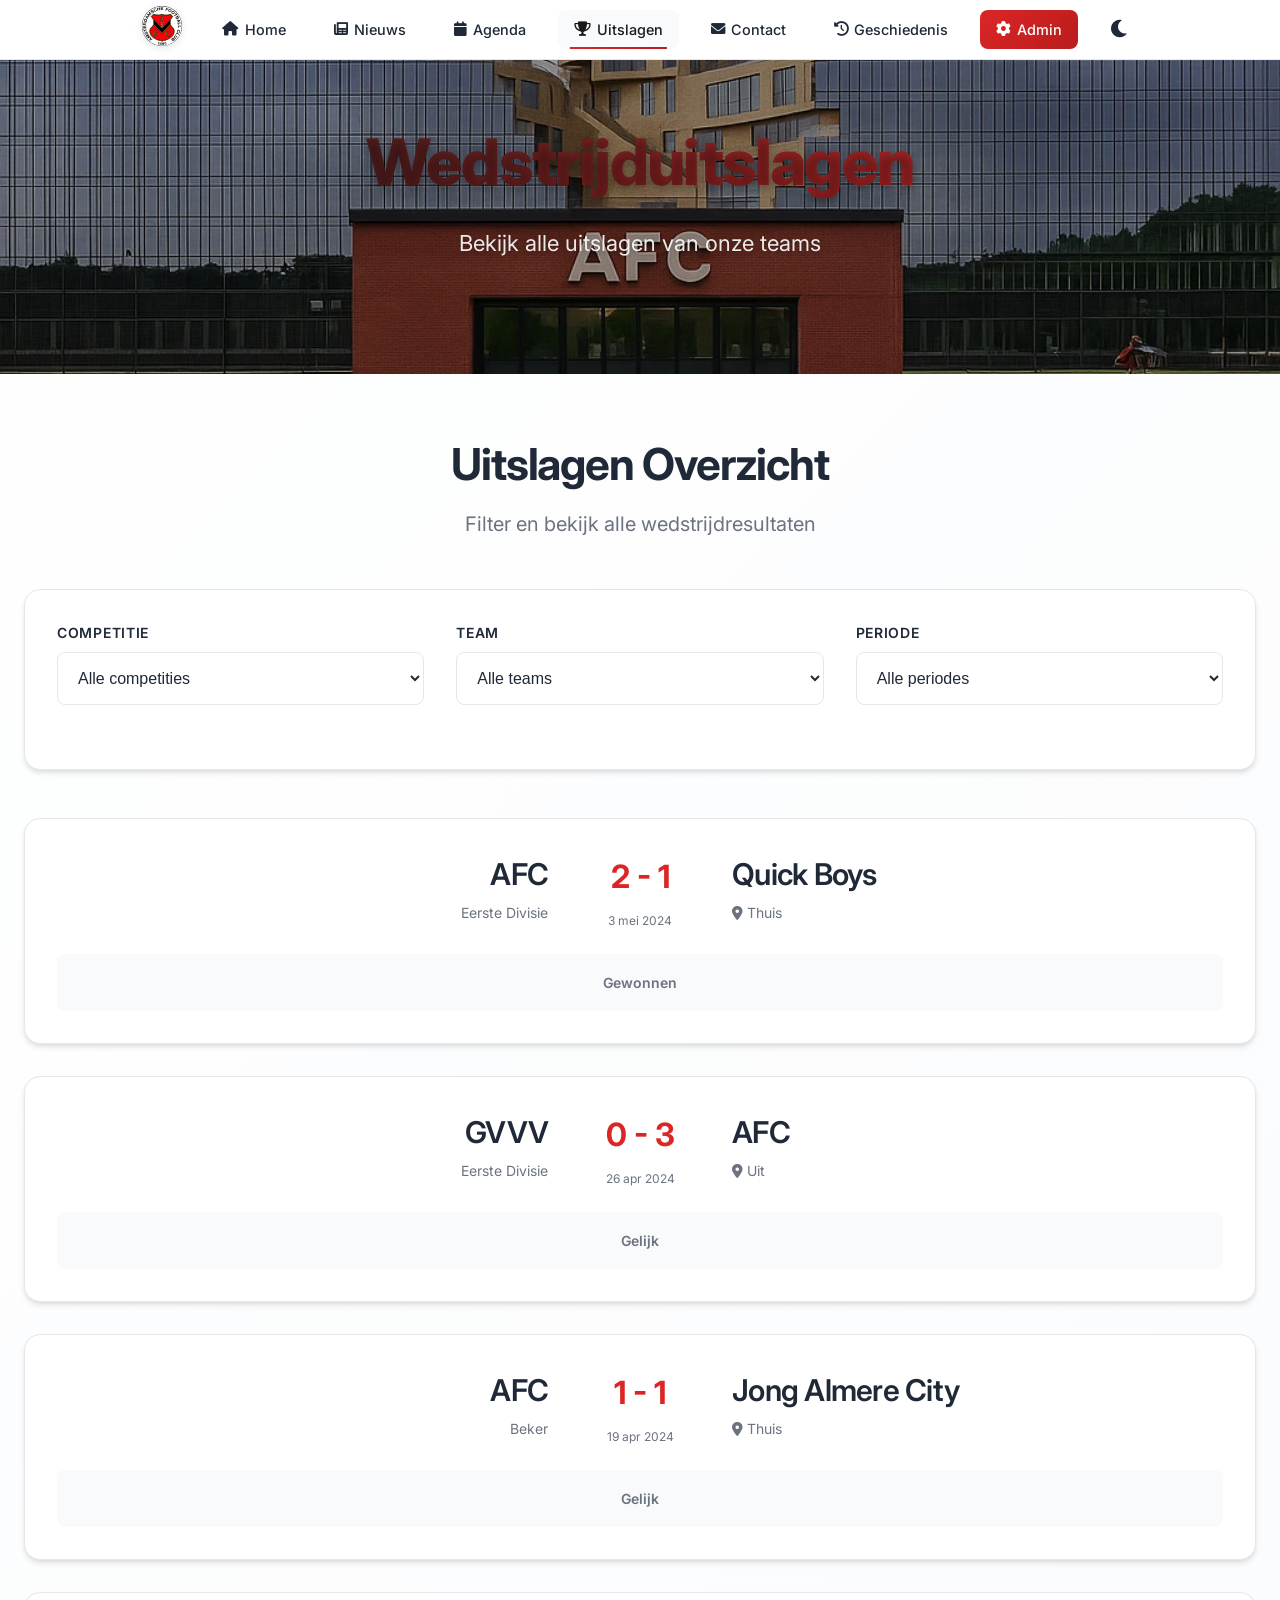
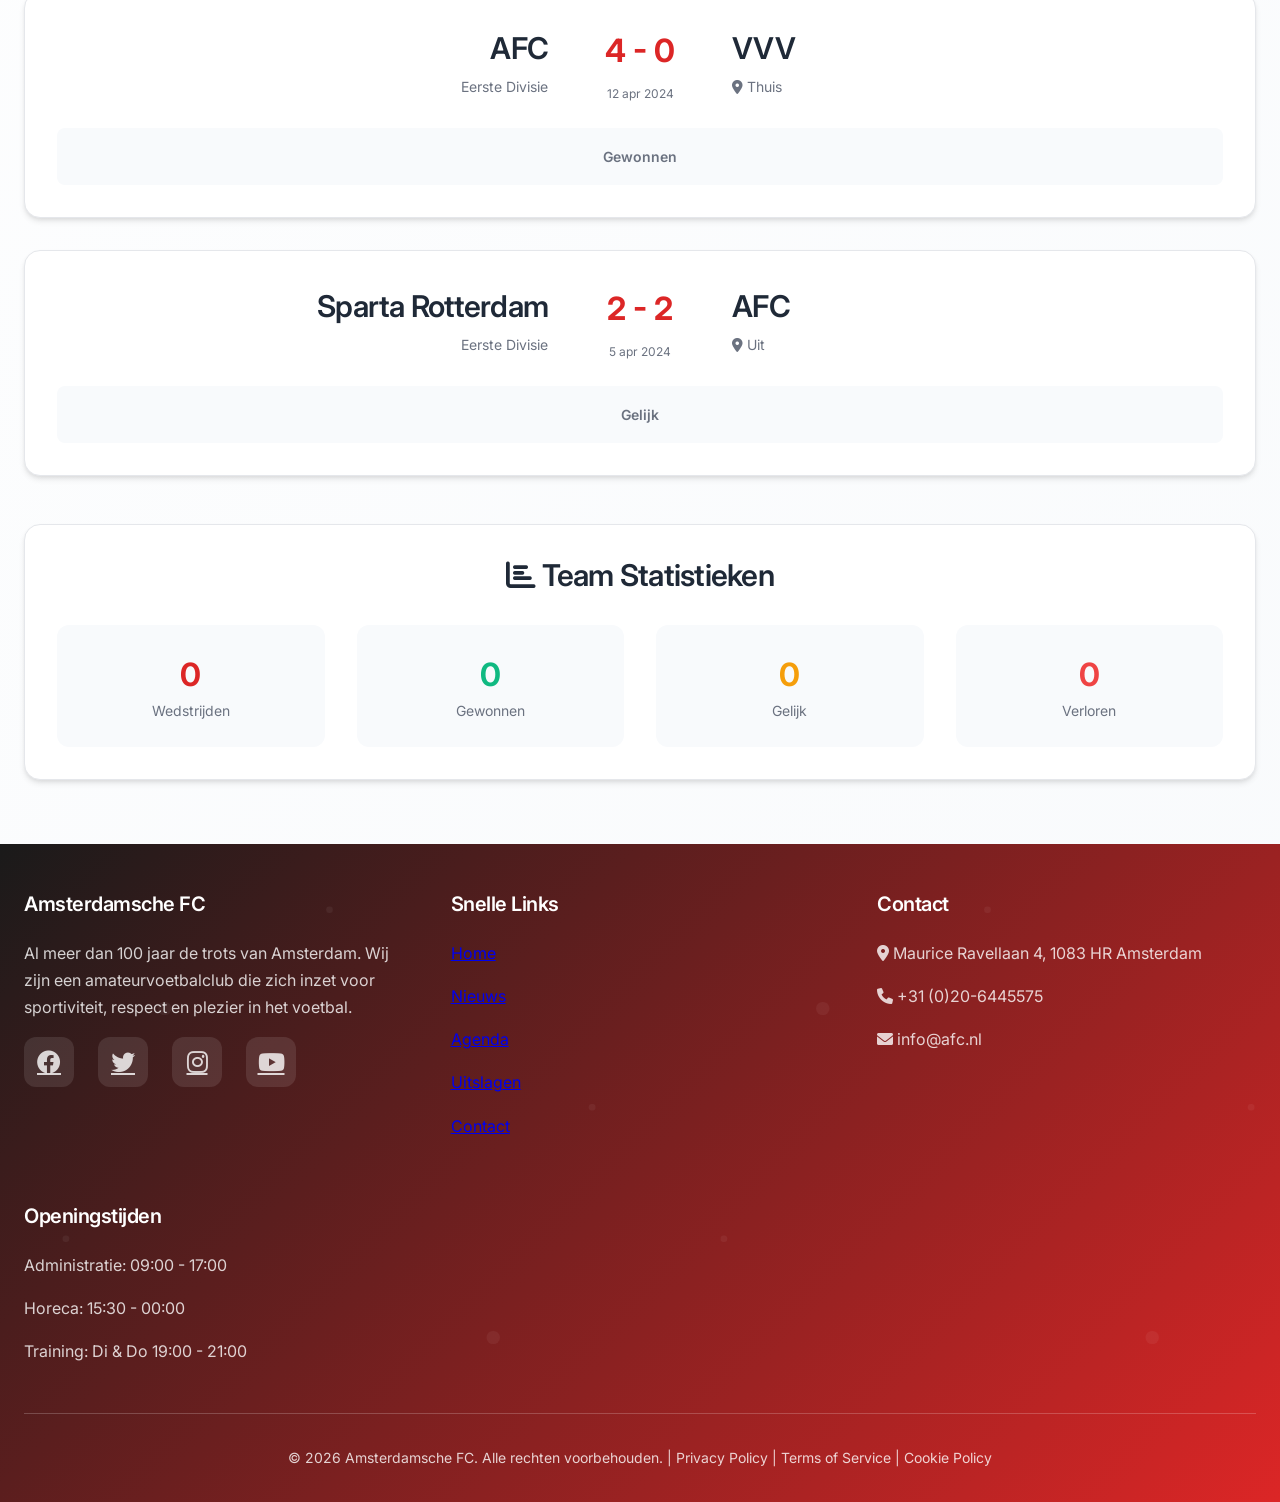
<file: uitslagen.html>
<!DOCTYPE html>
<html lang="nl">
<head>
    <meta charset="UTF-8">
    <meta name="viewport" content="width=device-width, initial-scale=1.0">
    <title>Uitslagen - Amsterdamsche FC</title>
    <link rel="stylesheet" href="style.css">
    <link rel="stylesheet" href="https://cdnjs.cloudflare.com/ajax/libs/font-awesome/6.0.0/css/all.min.css">
    <link href="https://fonts.googleapis.com/css2?family=Inter:wght@400;500;600;700;800&display=swap" rel="stylesheet">
    <link rel="icon" type="image/svg+xml" href="fotos/afc-logo.svg">
</head>
<body>
    <!-- Navigation -->
    <header>
        <nav class="main-nav">
            <div class="logo-container">
                <a href="index.html" class="logo-link">
                    <img src="fotos/afc-logo.svg" alt="AFC Logo" class="logo-image" style="height: 40px !important; width: auto !important; max-height: 40px !important;">
                </a>
            </div>
            <ul class="nav-links">
                <li><a href="index.html"><i class="fas fa-home"></i> Home</a></li>
                <li><a href="nieuws.html"><i class="fas fa-newspaper"></i> Nieuws</a></li>
                <li><a href="agenda.html"><i class="fas fa-calendar"></i> Agenda</a></li>
                <li><a href="uitslagen.html" class="active"><i class="fas fa-trophy"></i> Uitslagen</a></li>
                <li><a href="contact.html"><i class="fas fa-envelope"></i> Contact</a></li>
                <li><a href="geschiedenis.html"><i class="fas fa-history"></i> Geschiedenis</a></li>
                <li><a href="admin/dashboard.html" style="background: linear-gradient(135deg, var(--color-secondary) 0%, var(--color-accent) 100%); color: white;"><i class="fas fa-cog"></i> Admin</a></li>
            </ul>
            <button class="theme-toggle" id="theme-toggle">
                <i class="fas fa-moon"></i>
            </button>
        </nav>
    </header>

    <main>
        <section class="hero-section">
            <div class="container">
                <div class="hero-content">
                    <h1>Wedstrijduitslagen</h1>
                    <p class="subtitle">Bekijk alle uitslagen van onze teams</p>
                </div>
            </div>
        </section>

        <section class="section">
            <div class="container">
                <div class="section-header">
                    <h2>Uitslagen Overzicht</h2>
                    <p class="subtitle">Filter en bekijk alle wedstrijdresultaten</p>
                </div>

                <div class="card" style="margin-bottom: var(--spacing-xl);">
                    <div class="card-content">
                        <div style="display: grid; grid-template-columns: repeat(auto-fit, minmax(200px, 1fr)); gap: var(--spacing-lg);">
                            <div class="form-group">
                                <label for="competition-filter">Competitie</label>
                                <select id="competition-filter" style="width: 100%; padding: var(--spacing-sm); border: 1px solid var(--color-border); border-radius: var(--radius-md); background: var(--color-background); color: var(--color-text);">
                                    <option value="">Alle competities</option>
                                    <option value="Hoofdklasse">Hoofdklasse</option>
                                    <option value="Eerste Klasse">Eerste Klasse</option>
                                    <option value="Tweede Klasse">Tweede Klasse</option>
                                    <option value="Derde Klasse">Derde Klasse</option>
                                </select>
                            </div>
                            <div class="form-group">
                                <label for="team-filter">Team</label>
                                <select id="team-filter" style="width: 100%; padding: var(--spacing-sm); border: 1px solid var(--color-border); border-radius: var(--radius-md); background: var(--color-background); color: var(--color-text);">
                                    <option value="">Alle teams</option>
                                    <option value="AFC 1">AFC 1</option>
                                    <option value="AFC 2">AFC 2</option>
                                    <option value="AFC 3">AFC 3</option>
                                    <option value="AFC 4">AFC 4</option>
                                </select>
                            </div>
                            <div class="form-group">
                                <label for="date-filter">Periode</label>
                                <select id="date-filter" style="width: 100%; padding: var(--spacing-sm); border: 1px solid var(--color-border); border-radius: var(--radius-md); background: var(--color-background); color: var(--color-text);">
                                    <option value="all">Alle periodes</option>
                                    <option value="week">Afgelopen week</option>
                                    <option value="month">Afgelopen maand</option>
                                    <option value="season">Dit seizoen</option>
                                </select>
                            </div>
                        </div>
                    </div>
                </div>

                <div id="results-container" style="display: grid; gap: var(--spacing-lg);">
                    <!-- Results will be populated by JavaScript -->
                    <div style="text-align: center; padding: var(--spacing-xl); color: var(--color-text-light);">
                        <i class="fas fa-trophy" style="font-size: 3rem; margin-bottom: var(--spacing-md); opacity: 0.5;"></i>
                        <h3>Uitslagen Laden...</h3>
                        <p>Even geduld terwijl we de wedstrijdresultaten ophalen.</p>
                    </div>
                </div>

                <div class="card" style="margin-top: var(--spacing-xl);">
                    <div class="card-content">
                        <h3 style="text-align: center; margin-bottom: var(--spacing-lg);">
                            <i class="fas fa-chart-bar"></i> Team Statistieken
                        </h3>
                        <div style="display: grid; grid-template-columns: repeat(auto-fit, minmax(150px, 1fr)); gap: var(--spacing-lg); text-align: center;">
                            <div style="padding: var(--spacing-md); background: var(--color-background-alt); border-radius: var(--radius-lg);">
                                <div style="font-size: 2rem; font-weight: 700; color: var(--color-secondary);" id="total-matches">0</div>
                                <div style="color: var(--color-text-light); font-size: 0.875rem;">Wedstrijden</div>
                            </div>
                            <div style="padding: var(--spacing-md); background: var(--color-background-alt); border-radius: var(--radius-lg);">
                                <div style="font-size: 2rem; font-weight: 700; color: var(--color-success);" id="total-wins">0</div>
                                <div style="color: var(--color-text-light); font-size: 0.875rem;">Gewonnen</div>
                            </div>
                            <div style="padding: var(--spacing-md); background: var(--color-background-alt); border-radius: var(--radius-lg);">
                                <div style="font-size: 2rem; font-weight: 700; color: var(--color-warning);" id="total-draws">0</div>
                                <div style="color: var(--color-text-light); font-size: 0.875rem;">Gelijk</div>
                            </div>
                            <div style="padding: var(--spacing-md); background: var(--color-background-alt); border-radius: var(--radius-lg);">
                                <div style="font-size: 2rem; font-weight: 700; color: var(--color-error);" id="total-losses">0</div>
                                <div style="color: var(--color-text-light); font-size: 0.875rem;">Verloren</div>
                            </div>
                        </div>
                    </div>
                </div>
            </div>
        </section>
    </main>

    <footer>
        <div class="container">
            <div class="footer-content">
                <div class="footer-section">
                    <h3>Amsterdamsche FC</h3>
                    <p>Al meer dan 100 jaar de trots van Amsterdam. Wij zijn een amateurvoetbalclub die zich inzet voor sportiviteit, respect en plezier in het voetbal.</p>
                    <div class="social-links">
                        <a href="#"><i class="fab fa-facebook"></i></a>
                        <a href="#"><i class="fab fa-twitter"></i></a>
                        <a href="#"><i class="fab fa-instagram"></i></a>
                        <a href="#"><i class="fab fa-youtube"></i></a>
                    </div>
                </div>
                
                <div class="footer-section">
                    <h3>Snelle Links</h3>
                    <p><a href="index.html">Home</a></p>
                    <p><a href="nieuws.html">Nieuws</a></p>
                    <p><a href="agenda.html">Agenda</a></p>
                    <p><a href="uitslagen.html">Uitslagen</a></p>
                    <p><a href="contact.html">Contact</a></p>
                </div>
                
                <div class="footer-section">
                    <h3>Contact</h3>
                    <p><i class="fas fa-map-marker-alt"></i> Maurice Ravellaan 4, 1083 HR Amsterdam</p>
                    <p><i class="fas fa-phone"></i> +31 (0)20-6445575</p>
                    <p><i class="fas fa-envelope"></i> info@afc.nl</p>
                </div>
                
                <div class="footer-section">
                    <h3>Openingstijden</h3>
                    <p>Administratie: 09:00 - 17:00</p>
                    <p>Horeca: 15:30 - 00:00</p>
                    <p>Training: Di & Do 19:00 - 21:00</p>
                </div>
            </div>
            
            <div class="footer-bottom">
                <p>&copy; <span id="current-year">2025</span> Amsterdamsche FC. Alle rechten voorbehouden. | 
                <a href="#">Privacy Policy</a> | 
                <a href="#">Terms of Service</a> | 
                <a href="#">Cookie Policy</a></p>
            </div>
        </div>
    </footer>

    <script>
        document.addEventListener('DOMContentLoaded', function() {
            const resultsContainer = document.getElementById('results-container');
            const competitionFilter = document.getElementById('competition-filter');
            const teamFilter = document.getElementById('team-filter');
            const dateFilter = document.getElementById('date-filter');

            // Thema toggle functionaliteit
            const themeToggle = document.getElementById('theme-toggle');
            const themeIcon = themeToggle.querySelector('i');

            function setTheme(theme) {
                if (theme === 'dark') {
                    document.documentElement.classList.add('dark-mode');
                    themeIcon.classList.remove('fa-moon');
                    themeIcon.classList.add('fa-sun');
                } else {
                    document.documentElement.classList.remove('dark-mode');
                    themeIcon.classList.remove('fa-sun');
                    themeIcon.classList.add('fa-moon');
                }
                localStorage.setItem('theme', theme);
            }

            const savedTheme = localStorage.getItem('theme') || 'light';
            setTheme(savedTheme);

            themeToggle.addEventListener('click', function() {
                const currentTheme = localStorage.getItem('theme') || 'light';
                const newTheme = currentTheme === 'light' ? 'dark' : 'light';
                setTheme(newTheme);
            });

            // Huidige jaar bijwerken
            document.getElementById('current-year').textContent = new Date().getFullYear();

            // Voorbeeld uitslagen data
            const results = [
                {
                    id: 1,
                    competition: 'Eerste Divisie',
                    team1: 'AFC',
                    team2: 'Quick Boys',
                    score1: 2,
                    score2: 1,
                    date: '2024-05-03',
                    venue: 'Thuis'
                },
                {
                    id: 2,
                    competition: 'Eerste Divisie',
                    team1: 'GVVV',
                    team2: 'AFC',
                    score1: 0,
                    score2: 3,
                    date: '2024-04-26',
                    venue: 'Uit'
                },
                {
                    id: 3,
                    competition: 'Beker',
                    team1: 'AFC',
                    team2: 'Jong Almere City',
                    score1: 1,
                    score2: 1,
                    date: '2024-04-19',
                    venue: 'Thuis'
                },
                {
                    id: 4,
                    competition: 'Eerste Divisie',
                    team1: 'AFC',
                    team2: 'VVV',
                    score1: 4,
                    score2: 0,
                    date: '2024-04-12',
                    venue: 'Thuis'
                },
                {
                    id: 5,
                    competition: 'Eerste Divisie',
                    team1: 'Sparta Rotterdam',
                    team2: 'AFC',
                    score1: 2,
                    score2: 2,
                    date: '2024-04-05',
                    venue: 'Uit'
                }
            ];

            // Initiële uitslagen laden
            displayResults(results);

            // Event listeners toevoegen voor filters
            document.getElementById('competition-filter').addEventListener('change', filterResults);
            document.getElementById('team-filter').addEventListener('change', filterResults);
            document.getElementById('date-filter').addEventListener('change', filterResults);

            function filterResults() {
                const competition = document.getElementById('competition-filter').value;
                const team = document.getElementById('team-filter').value;
                const period = document.getElementById('date-filter').value;

                // Filter uitslagen
                let filteredResults = results.filter(result => {
                    if (competition && result.competition !== competition) return false;
                    if (team && result.team1 !== team && result.team2 !== team) return false;
                    if (period !== 'all') {
                        const resultDate = new Date(result.date);
                        const now = new Date();
                        const cutoff = new Date();
                        
                        switch (period) {
                            case 'week':
                                cutoff.setDate(now.getDate() - 7);
                                break;
                            case 'month':
                                cutoff.setMonth(now.getMonth() - 1);
                                break;
                            case 'season':
                                cutoff.setMonth(7); // Start van seizoen (augustus)
                                cutoff.setDate(1);
                                break;
                        }
                        
                        if (resultDate < cutoff) return false;
                    }
                    return true;
                });

                displayResults(filteredResults);
                updateStats(filteredResults, team);
            }

            function displayResults(results) {
                resultsContainer.innerHTML = '';

                if (results.length === 0) {
                    resultsContainer.innerHTML = `
                        <div style="text-align: center; padding: var(--spacing-xl); color: var(--color-text-light);">
                            <i class="fas fa-search" style="font-size: 3rem; margin-bottom: var(--spacing-md); opacity: 0.5;"></i>
                            <h3>Geen uitslagen gevonden</h3>
                            <p>Probeer andere filterinstellingen.</p>
                        </div>
                    `;
                    return;
                }

                results.forEach(result => {
                    const resultCard = document.createElement('div');
                    resultCard.className = 'card';
                    
                    const isWin = result.team1.includes('AFC') && result.score1 > result.score2;
                    const isLoss = result.team1.includes('AFC') && result.score1 < result.score2;
                    const isDraw = result.score1 === result.score2;
                    
                    let resultClass = '';
                    if (isWin) resultClass = 'win';
                    else if (isLoss) resultClass = 'loss';
                    else if (isDraw) resultClass = 'draw';

                    resultCard.innerHTML = `
                        <div class="card-content">
                            <div style="display: flex; align-items: center; justify-content: space-between; gap: var(--spacing-lg);">
                                <div style="flex: 1; text-align: right;">
                                    <h3 style="margin-bottom: var(--spacing-xs); color: var(--color-text);">
                                        ${result.team1}
                                    </h3>
                                    <span style="color: var(--color-text-light); font-size: 0.875rem;">
                                        ${result.competition}
                                    </span>
                                </div>
                                
                                <div style="text-align: center; min-width: 120px;">
                                    <div style="font-size: 2rem; font-weight: 700; color: var(--color-secondary);">
                                        ${result.score1} - ${result.score2}
                                    </div>
                                    <div style="font-size: 0.75rem; color: var(--color-text-light); margin-top: var(--spacing-xs);">
                                        ${formatDate(result.date)}
                                    </div>
                                </div>
                                
                                <div style="flex: 1; text-align: left;">
                                    <h3 style="margin-bottom: var(--spacing-xs); color: var(--color-text);">
                                        ${result.team2}
                                    </h3>
                                    <span style="color: var(--color-text-light); font-size: 0.875rem;">
                                        <i class="fas fa-map-marker-alt"></i> ${result.venue}
                                    </span>
                                </div>
                            </div>
                            
                            <div style="margin-top: var(--spacing-md); padding: var(--spacing-sm); background: var(--color-background-alt); border-radius: var(--radius-md); text-align: center;">
                                <span style="font-size: 0.875rem; font-weight: 600; color: var(--color-text-light);">
                                    ${isWin ? 'Gewonnen' : isLoss ? 'Verloren' : 'Gelijk'}
                                </span>
                            </div>
                        </div>
                    `;
                    
                    resultsContainer.appendChild(resultCard);
                });
            }

            function updateStats(results, selectedTeam) {
                let wins = 0, draws = 0, losses = 0;
                
                results.forEach(result => {
                    const isAFC = result.team1.includes('AFC') || result.team2.includes('AFC');
                    if (!isAFC) return;
                    
                    const afcScore = result.team1.includes('AFC') ? result.score1 : result.score2;
                    const opponentScore = result.team1.includes('AFC') ? result.score2 : result.score1;
                    
                    if (afcScore > opponentScore) wins++;
                    else if (afcScore < opponentScore) losses++;
                    else draws++;
                });
                
                document.getElementById('total-matches').textContent = results.length;
                document.getElementById('total-wins').textContent = wins;
                document.getElementById('total-draws').textContent = draws;
                document.getElementById('total-losses').textContent = losses;
            }

            function formatDate(dateString) {
                const date = new Date(dateString);
                return date.toLocaleDateString('nl-NL', {
                    day: 'numeric',
                    month: 'short',
                    year: 'numeric'
                });
            }
        });
    </script>
</body>
</html>
</file>
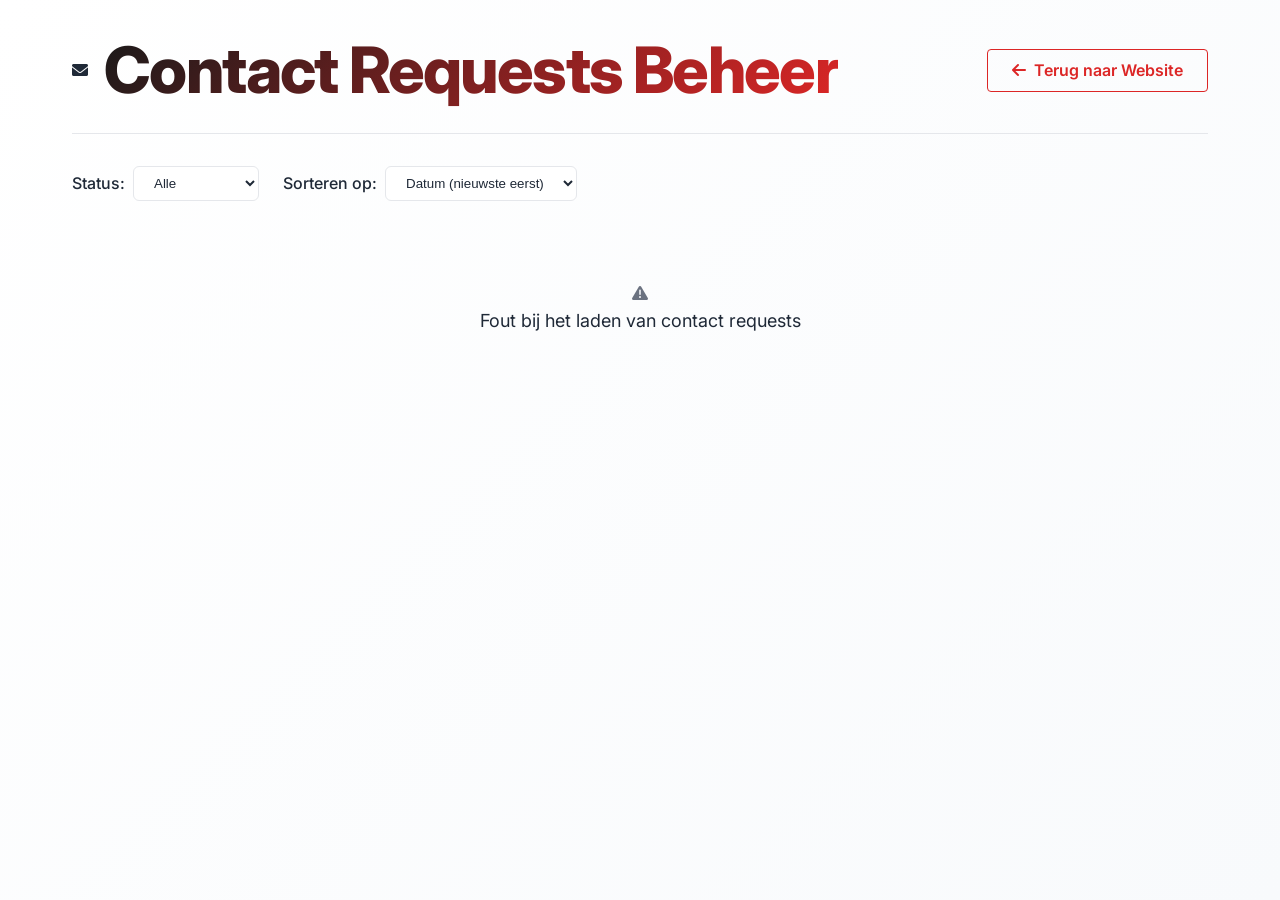
<file: admin/contact-admin.html>
<!DOCTYPE html>
<html lang="nl">
<head>
    <meta charset="UTF-8">
    <meta name="viewport" content="width=device-width, initial-scale=1.0">
    <title>Contact Admin - AFC</title>
    <link rel="stylesheet" href="../style.css">
    <link rel="icon" type="image/svg+xml" href="../fotos/afc-logo.svg">
    <link rel="preconnect" href="https://fonts.googleapis.com">
    <link rel="preconnect" href="https://fonts.gstatic.com" crossorigin>
    <link href="https://fonts.googleapis.com/css2?family=Inter:wght@300;400;500;600;700&display=swap" rel="stylesheet">
    <link rel="stylesheet" href="https://cdnjs.cloudflare.com/ajax/libs/font-awesome/6.0.0/css/all.min.css">
    <style>
        .admin-container {
            padding: var(--spacing-lg);
            max-width: 1200px;
            margin: 0 auto;
        }
        
        .admin-header {
            display: flex;
            justify-content: space-between;
            align-items: center;
            margin-bottom: var(--spacing-lg);
            padding-bottom: var(--spacing-md);
            border-bottom: 1px solid var(--color-border);
        }
        
        .admin-title {
            display: flex;
            align-items: center;
            gap: var(--spacing-sm);
        }
        
        .admin-title h1 {
            margin: 0;
            color: var(--color-text);
        }
        
        .admin-actions {
            display: flex;
            gap: var(--spacing-md);
        }
        
        .btn-secondary {
            padding: var(--spacing-xs) var(--spacing-md);
            background: none;
            border: 1px solid var(--color-secondary);
            color: var(--color-secondary);
            border-radius: 4px;
            transition: var(--transition-normal);
        }
        
        .btn-secondary:hover {
            background: var(--color-secondary);
            color: var(--color-background);
        }
        
        .filters {
            display: flex;
            gap: var(--spacing-md);
            margin-bottom: var(--spacing-lg);
            flex-wrap: wrap;
        }
        
        .filter-group {
            display: flex;
            align-items: center;
            gap: var(--spacing-xs);
        }
        
        .filter-group label {
            font-weight: 500;
            margin: 0;
        }
        
        .filter-group select {
            padding: var(--spacing-xs) var(--spacing-sm);
            border: 1px solid var(--color-border);
            border-radius: 6px;
            background: var(--color-background);
            color: var(--color-text);
        }
        
        .contact-table {
            width: 100%;
            border-collapse: collapse;
            background: var(--color-background);
            border-radius: 8px;
            overflow: hidden;
            box-shadow: var(--shadow-sm);
        }
        
        .contact-table th,
        .contact-table td {
            padding: var(--spacing-sm);
            text-align: left;
            border-bottom: 1px solid var(--color-border);
        }
        
        .contact-table th {
            background: var(--color-primary);
            color: white;
            font-weight: 600;
        }
        
        .contact-table tr:hover {
            background: var(--color-background-alt);
        }
        
        .status-badge {
            padding: var(--spacing-xs) var(--spacing-sm);
            border-radius: 20px;
            font-size: 0.875rem;
            font-weight: 500;
            text-transform: uppercase;
        }
        
        .status-new {
            background: #fff3cd;
            color: #856404;
        }
        
        .status-read {
            background: #d1ecf1;
            color: #0c5460;
        }
        
        .status-replied {
            background: #d4edda;
            color: #155724;
        }
        
        .message-preview {
            max-width: 200px;
            overflow: hidden;
            text-overflow: ellipsis;
            white-space: nowrap;
        }
        
        .actions {
            display: flex;
            gap: var(--spacing-xs);
        }
        
        .btn-small {
            padding: var(--spacing-xs);
            font-size: 0.875rem;
            border-radius: 4px;
        }
        
        .modal {
            display: none;
            position: fixed;
            top: 0;
            left: 0;
            width: 100%;
            height: 100%;
            background: var(--color-overlay);
            z-index: 1000;
            align-items: center;
            justify-content: center;
            padding: var(--spacing-md);
        }
        
        .modal-content {
            background: var(--color-background);
            border-radius: 12px;
            padding: var(--spacing-lg);
            max-width: 600px;
            width: 100%;
            max-height: 80vh;
            overflow-y: auto;
        }
        
        .modal-header {
            display: flex;
            justify-content: space-between;
            align-items: center;
            margin-bottom: var(--spacing-md);
            padding-bottom: var(--spacing-sm);
            border-bottom: 1px solid var(--color-border);
        }
        
        .close-modal {
            background: none;
            border: none;
            font-size: 1.5rem;
            cursor: pointer;
            color: var(--color-text);
            padding: var(--spacing-xs);
            border-radius: 4px;
            transition: var(--transition-normal);
        }
        
        .close-modal:hover {
            background: var(--color-background-alt);
        }
        
        .contact-details {
            margin-bottom: var(--spacing-md);
        }
        
        .contact-details p {
            margin-bottom: var(--spacing-xs);
            display: flex;
            align-items: center;
            gap: var(--spacing-sm);
        }
        
        .contact-details i {
            color: var(--color-secondary);
            width: 16px;
        }
        
        .message-content {
            background: var(--color-background-alt);
            padding: var(--spacing-md);
            border-radius: 8px;
            border-left: 4px solid var(--color-secondary);
            margin-top: var(--spacing-md);
        }
        
        .no-contacts {
            text-align: center;
            padding: var(--spacing-xl);
            color: var(--color-text-light);
        }
        
        .loading {
            text-align: center;
            padding: var(--spacing-xl);
            color: var(--color-text-light);
        }
        
        @media (max-width: 768px) {
            .admin-header {
                flex-direction: column;
                gap: var(--spacing-md);
                align-items: flex-start;
            }
            
            .filters {
                flex-direction: column;
                align-items: stretch;
            }
            
            .contact-table {
                font-size: 0.875rem;
            }
            
            .contact-table th,
            .contact-table td {
                padding: var(--spacing-xs);
            }
            
            .message-preview {
                max-width: 100px;
            }
        }
    </style>
</head>
<body>
    <div class="admin-container">
        <div class="admin-header">
            <div class="admin-title">
                <i class="fas fa-envelope"></i>
                <h1>Contact Requests Beheer</h1>
            </div>
            <div class="admin-actions">
                <a href="../index.html" class="btn btn-secondary">
                    <i class="fas fa-arrow-left"></i>
                    Terug naar Website
                </a>
            </div>
        </div>

        <div class="filters">
            <div class="filter-group">
                <label for="status-filter">Status:</label>
                <select id="status-filter">
                    <option value="all">Alle</option>
                    <option value="new">Nieuw</option>
                    <option value="read">Gelezen</option>
                    <option value="replied">Beantwoord</option>
                </select>
            </div>
            <div class="filter-group">
                <label for="sort-by">Sorteren op:</label>
                <select id="sort-by">
                    <option value="date-desc">Datum (nieuwste eerst)</option>
                    <option value="date-asc">Datum (oudste eerst)</option>
                    <option value="name-asc">Naam (A-Z)</option>
                    <option value="name-desc">Naam (Z-A)</option>
                </select>
            </div>
        </div>

        <div id="contacts-container">
            <div class="loading">
                <i class="fas fa-spinner fa-spin"></i>
                Contact requests laden...
            </div>
        </div>
    </div>

    <!-- Contact Detail Modal -->
    <div id="contact-modal" class="modal">
        <div class="modal-content">
            <div class="modal-header">
                <h2 id="modal-title">Contact Details</h2>
                <button class="close-modal" aria-label="Sluit modal">&times;</button>
            </div>
            <div id="modal-body">
                <!-- Contact details will be populated here -->
            </div>
        </div>
    </div>

    <script>
        document.addEventListener('DOMContentLoaded', function() {
            const contactsContainer = document.getElementById('contacts-container');
            const statusFilter = document.getElementById('status-filter');
            const sortBy = document.getElementById('sort-by');
            const contactModal = document.getElementById('contact-modal');
            const modalTitle = document.getElementById('modal-title');
            const modalBody = document.getElementById('modal-body');
            const closeModal = document.querySelector('.close-modal');

            let allContacts = [];
            let filteredContacts = [];

            // Load contacts
            async function loadContacts() {
                try {
                    const response = await fetch('../php/get-contact-requests.php');
                    const data = await response.json();

                    if (data.success) {
                        allContacts = data.contact_requests;
                        filterAndDisplayContacts();
                    } else {
                        showError('Fout bij het laden van contact requests: ' + data.message);
                    }
                } catch (error) {
                    console.error('Error loading contacts:', error);
                    showError('Fout bij het laden van contact requests');
                }
            }

            function filterAndDisplayContacts() {
                const status = statusFilter.value;
                const sort = sortBy.value;

                // Filter by status
                filteredContacts = allContacts.filter(contact => {
                    if (status === 'all') return true;
                    return contact.status === status;
                });

                // Sort contacts
                filteredContacts.sort((a, b) => {
                    switch (sort) {
                        case 'date-desc':
                            return new Date(b.created_at) - new Date(a.created_at);
                        case 'date-asc':
                            return new Date(a.created_at) - new Date(b.created_at);
                        case 'name-asc':
                            return (a.first_name + ' ' + a.last_name).localeCompare(b.first_name + ' ' + b.last_name);
                        case 'name-desc':
                            return (b.first_name + ' ' + b.last_name).localeCompare(a.first_name + ' ' + a.last_name);
                        default:
                            return 0;
                    }
                });

                displayContacts();
            }

            function displayContacts() {
                if (filteredContacts.length === 0) {
                    contactsContainer.innerHTML = `
                        <div class="no-contacts">
                            <i class="fas fa-inbox"></i>
                            <p>Geen contact requests gevonden</p>
                        </div>
                    `;
                    return;
                }

                const tableHTML = `
                    <table class="contact-table">
                        <thead>
                            <tr>
                                <th>Naam</th>
                                <th>E-mail</th>
                                <th>Telefoon</th>
                                <th>Onderwerp</th>
                                <th>Bericht</th>
                                <th>Status</th>
                                <th>Datum</th>
                                <th>Acties</th>
                            </tr>
                        </thead>
                        <tbody>
                            ${filteredContacts.map(contact => `
                                <tr>
                                    <td>${contact.first_name} ${contact.last_name}</td>
                                    <td>${contact.email}</td>
                                    <td>${contact.phone || '-'}</td>
                                    <td>${contact.subject}</td>
                                    <td class="message-preview">${contact.message}</td>
                                    <td>
                                        <span class="status-badge status-${contact.status}">
                                            ${getStatusText(contact.status)}
                                        </span>
                                    </td>
                                    <td>${formatDate(contact.created_at)}</td>
                                    <td class="actions">
                                        <button class="btn btn-secondary btn-small" onclick="viewContact(${contact.id})">
                                            <i class="fas fa-eye"></i>
                                        </button>
                                        <button class="btn btn-primary btn-small" onclick="markAsRead(${contact.id})">
                                            <i class="fas fa-check"></i>
                                        </button>
                                    </td>
                                </tr>
                            `).join('')}
                        </tbody>
                    </table>
                `;

                contactsContainer.innerHTML = tableHTML;
            }

            function getStatusText(status) {
                switch (status) {
                    case 'new': return 'Nieuw';
                    case 'read': return 'Gelezen';
                    case 'replied': return 'Beantwoord';
                    default: return status;
                }
            }

            function formatDate(dateString) {
                const date = new Date(dateString);
                return date.toLocaleDateString('nl-NL', {
                    day: '2-digit',
                    month: '2-digit',
                    year: 'numeric',
                    hour: '2-digit',
                    minute: '2-digit'
                });
            }

            function showError(message) {
                contactsContainer.innerHTML = `
                    <div class="no-contacts">
                        <i class="fas fa-exclamation-triangle"></i>
                        <p>${message}</p>
                    </div>
                `;
            }

            // Global functions for table actions
            window.viewContact = function(contactId) {
                const contact = allContacts.find(c => c.id === contactId);
                if (!contact) return;

                modalTitle.textContent = `Contact van ${contact.first_name} ${contact.last_name}`;
                modalBody.innerHTML = `
                    <div class="contact-details">
                        <p><i class="fas fa-user"></i> <strong>Naam:</strong> ${contact.first_name} ${contact.last_name}</p>
                        <p><i class="fas fa-envelope"></i> <strong>E-mail:</strong> ${contact.email}</p>
                        ${contact.phone ? `<p><i class="fas fa-phone"></i> <strong>Telefoon:</strong> ${contact.phone}</p>` : ''}
                        <p><i class="fas fa-tag"></i> <strong>Onderwerp:</strong> ${contact.subject}</p>
                        <p><i class="fas fa-calendar"></i> <strong>Datum:</strong> ${formatDate(contact.created_at)}</p>
                        <p><i class="fas fa-info-circle"></i> <strong>Status:</strong> 
                            <span class="status-badge status-${contact.status}">${getStatusText(contact.status)}</span>
                        </p>
                    </div>
                    <div class="message-content">
                        <h3>Bericht:</h3>
                        <p>${contact.message.replace(/\n/g, '<br>')}</p>
                    </div>
                `;

                contactModal.style.display = 'flex';
            };

            window.markAsRead = function(contactId) {
                // This would typically update the status in the database
                // For now, we'll just update the local data
                const contact = allContacts.find(c => c.id === contactId);
                if (contact && contact.status === 'new') {
                    contact.status = 'read';
                    filterAndDisplayContacts();
                }
            };

            // Event listeners
            statusFilter.addEventListener('change', filterAndDisplayContacts);
            sortBy.addEventListener('change', filterAndDisplayContacts);

            closeModal.addEventListener('click', () => {
                contactModal.style.display = 'none';
            });

            window.addEventListener('click', (e) => {
                if (e.target === contactModal) {
                    contactModal.style.display = 'none';
                }
            });

            // Load contacts on page load
            loadContacts();
        });
    </script>
</body>
</html>
</file>
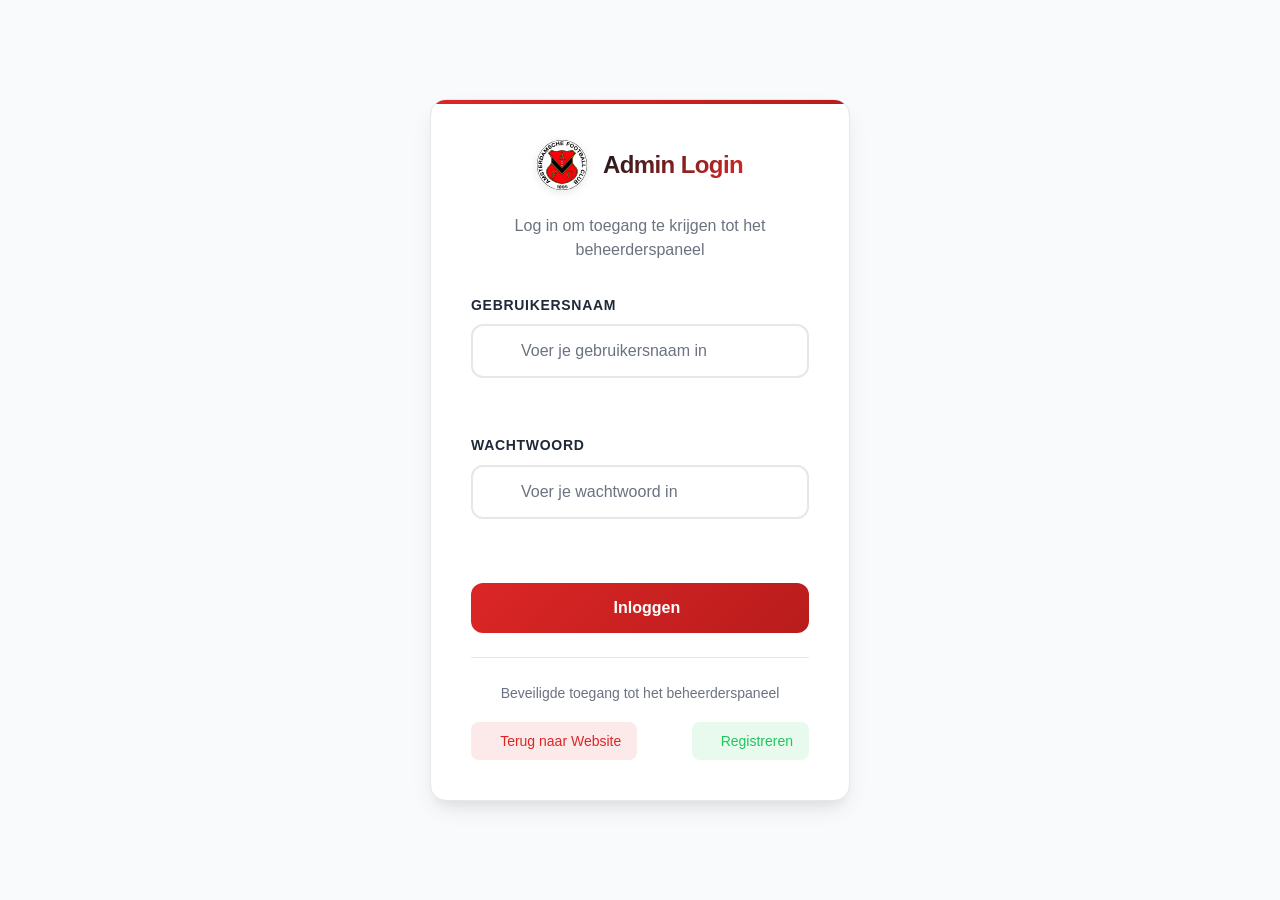
<file: admin/dashboard.html>
<!DOCTYPE html>
<html lang="nl">
<head>
    <meta charset="UTF-8">
    <meta name="viewport" content="width=device-width, initial-scale=1.0">
    <title>Admin Dashboard - AFC</title>
    <link rel="stylesheet" href="../style.css">
    <link rel="stylesheet" href="https://cdnjs.cloudflare.com/ajax/libs/font-awesome/6.0.0/css/all.min.css">
    <link href="https://fonts.googleapis.com/css2?family=Inter:wght@400;500;600;700;800&display=swap" rel="stylesheet">
    <link rel="icon" type="image/svg+xml" href="../fotos/afc-logo.svg">
    <style>
        body {
            font-family: 'Inter', -apple-system, BlinkMacSystemFont, 'Segoe UI', Roboto, sans-serif;
            margin: 0;
            padding: 0;
            background: #f8fafc;
            color: #1f2937;
        }

        .admin-header {
            background: #ffffff;
            border-bottom: 1px solid #e5e7eb;
            padding: 1rem 2rem;
            display: flex;
            justify-content: space-between;
            align-items: center;
            box-shadow: 0 1px 3px rgba(0, 0, 0, 0.1);
        }

        .admin-logo {
            display: flex;
            align-items: center;
            gap: 1rem;
        }

        .admin-logo img {
            height: 40px;
            width: auto;
        }

        .admin-logo h1 {
            margin: 0;
            font-size: 1.5rem;
            font-weight: 700;
            color: #dc2626;
        }

        .admin-nav {
            display: flex;
            align-items: center;
            gap: 1rem;
        }

        .admin-nav a {
            color: #6b7280;
            text-decoration: none;
            padding: 0.5rem 1rem;
            border-radius: 0.5rem;
            transition: all 0.3s ease;
        }

        .admin-nav a:hover {
            color: #dc2626;
            background: rgba(220, 38, 38, 0.1);
        }

        .user-info {
            display: flex;
            align-items: center;
            gap: 0.5rem;
            color: #6b7280;
            font-size: 0.875rem;
        }

        .logout-btn {
            background: #dc2626;
            color: white;
            border: none;
            padding: 0.5rem 1rem;
            border-radius: 0.5rem;
            cursor: pointer;
            font-weight: 500;
            transition: all 0.3s ease;
        }

        .logout-btn:hover {
            background: #b91c1c;
        }

        .admin-content {
            max-width: 1200px;
            margin: 2rem auto;
            padding: 0 2rem;
        }

        .welcome-card {
            background: #ffffff;
            border-radius: 1rem;
            padding: 2rem;
            margin-bottom: 2rem;
            box-shadow: 0 4px 6px rgba(0, 0, 0, 0.1);
            border: 1px solid #e5e7eb;
        }

        .welcome-card h2 {
            color: #1f2937;
            margin: 0 0 1rem 0;
            font-size: 1.875rem;
            font-weight: 700;
        }

        .welcome-card p {
            color: #6b7280;
            margin: 0;
            font-size: 1.125rem;
            line-height: 1.6;
        }

        .stats-grid {
            display: grid;
            grid-template-columns: repeat(auto-fit, minmax(250px, 1fr));
            gap: 1.5rem;
            margin-bottom: 2rem;
        }

        .stat-card {
            background: #ffffff;
            border-radius: 1rem;
            padding: 1.5rem;
            box-shadow: 0 4px 6px rgba(0, 0, 0, 0.1);
            border: 1px solid #e5e7eb;
            text-align: center;
        }

        .stat-card .stat-number {
            font-size: 2rem;
            font-weight: 700;
            color: #dc2626;
            margin-bottom: 0.5rem;
        }

        .stat-card .stat-label {
            color: #6b7280;
            font-size: 0.875rem;
            text-transform: uppercase;
            letter-spacing: 0.05em;
        }

        .dashboard-grid {
            display: grid;
            grid-template-columns: repeat(auto-fit, minmax(300px, 1fr));
            gap: 1.5rem;
            margin-bottom: 2rem;
        }

        .dashboard-card {
            background: #ffffff;
            border-radius: 1rem;
            padding: 1.5rem;
            box-shadow: 0 4px 6px rgba(0, 0, 0, 0.1);
            border: 1px solid #e5e7eb;
            transition: all 0.3s ease;
            cursor: pointer;
        }

        .dashboard-card:hover {
            transform: translateY(-2px);
            box-shadow: 0 8px 15px rgba(0, 0, 0, 0.1);
        }

        .dashboard-card h3 {
            color: #1f2937;
            margin: 0 0 1rem 0;
            font-size: 1.25rem;
            font-weight: 600;
            display: flex;
            align-items: center;
            gap: 0.5rem;
        }

        .dashboard-card p {
            color: #6b7280;
            margin: 0;
            line-height: 1.6;
        }

        .dashboard-card .icon {
            color: #dc2626;
            font-size: 1.5rem;
        }

        .quick-actions {
            background: #ffffff;
            border-radius: 1rem;
            padding: 1.5rem;
            box-shadow: 0 4px 6px rgba(0, 0, 0, 0.1);
            border: 1px solid #e5e7eb;
        }

        .quick-actions h3 {
            color: #1f2937;
            margin: 0 0 1rem 0;
            font-size: 1.25rem;
            font-weight: 600;
        }

        .action-buttons {
            display: grid;
            grid-template-columns: repeat(auto-fit, minmax(200px, 1fr));
            gap: 1rem;
        }

        .action-btn {
            background: #dc2626;
            color: white;
            border: none;
            padding: 1rem;
            border-radius: 0.5rem;
            cursor: pointer;
            font-weight: 500;
            transition: all 0.3s ease;
            display: flex;
            align-items: center;
            justify-content: center;
            gap: 0.5rem;
            text-decoration: none;
        }

        .action-btn:hover {
            background: #b91c1c;
            transform: translateY(-1px);
        }

        .action-btn.secondary {
            background: #6b7280;
        }

        .action-btn.secondary:hover {
            background: #4b5563;
        }

        .action-btn.success {
            background: #10b981;
        }

        .action-btn.success:hover {
            background: #059669;
        }

        .recent-activity {
            background: #ffffff;
            border-radius: 1rem;
            padding: 1.5rem;
            box-shadow: 0 4px 6px rgba(0, 0, 0, 0.1);
            border: 1px solid #e5e7eb;
            margin-top: 2rem;
        }

        .recent-activity h3 {
            color: #1f2937;
            margin: 0 0 1rem 0;
            font-size: 1.25rem;
            font-weight: 600;
        }

        .activity-list {
            list-style: none;
            padding: 0;
            margin: 0;
        }

        .activity-item {
            padding: 1rem 0;
            border-bottom: 1px solid #e5e7eb;
            display: flex;
            align-items: center;
            gap: 1rem;
        }

        .activity-item:last-child {
            border-bottom: none;
        }

        .activity-icon {
            width: 40px;
            height: 40px;
            border-radius: 50%;
            background: #dc2626;
            color: white;
            display: flex;
            align-items: center;
            justify-content: center;
            font-size: 0.875rem;
        }

        .activity-content {
            flex: 1;
        }

        .activity-text {
            color: #1f2937;
            font-weight: 500;
            margin: 0;
        }

        .activity-time {
            color: #6b7280;
            font-size: 0.875rem;
            margin: 0;
        }

        @media (max-width: 768px) {
            .admin-header {
                padding: 1rem;
                flex-direction: column;
                gap: 1rem;
            }

            .admin-content {
                padding: 0 1rem;
            }

            .dashboard-grid {
                grid-template-columns: 1fr;
            }

            .action-buttons {
                grid-template-columns: 1fr;
            }

            .stats-grid {
                grid-template-columns: repeat(2, 1fr);
            }
        }
    </style>
</head>
<body>
    <header class="admin-header">
        <div class="admin-logo">
            <img src="../fotos/afc-logo.svg" alt="AFC Logo">
            <h1>Admin Dashboard</h1>
        </div>
        <nav class="admin-nav">
            <div class="user-info">
                <i class="fas fa-user"></i>
                <span id="username">Loading...</span>
                <span id="user-role">(Loading...)</span>
            </div>
            <a href="../index.html"><i class="fas fa-home"></i> Website</a>
            <button class="logout-btn" onclick="logout()">
                <i class="fas fa-sign-out-alt"></i> Uitloggen
            </button>
        </nav>
    </header>

    <main class="admin-content">
        <div class="welcome-card">
            <h2>Welkom bij het AFC Beheerderspaneel</h2>
            <p>Beheer je website content, gebruikers en instellingen vanuit dit centrale dashboard.</p>
        </div>

        <div class="stats-grid">
            <div class="stat-card">
                <div class="stat-number" id="total-users">-</div>
                <div class="stat-label">Gebruikers</div>
            </div>
            <div class="stat-card">
                <div class="stat-number" id="total-news">-</div>
                <div class="stat-label">Nieuws Artikelen</div>
            </div>
            <div class="stat-card">
                <div class="stat-number" id="total-teams">-</div>
                <div class="stat-label">Teams</div>
            </div>
            <div class="stat-card">
                <div class="stat-number" id="total-events">-</div>
                <div class="stat-label">Evenementen</div>
            </div>
        </div>

        <div class="dashboard-grid">
            <div class="dashboard-card" onclick="window.location.href='users_manager.php'">
                <h3><i class="fas fa-user-cog icon"></i> Gebruikers Beheer</h3>
                <p>Beheer gebruikersaccounts, rollen en toegangsrechten.</p>
            </div>

            <div class="dashboard-card" onclick="window.location.href='news_manager.php'">
                <h3><i class="fas fa-newspaper icon"></i> Nieuws Beheer</h3>
                <p>Beheer nieuwsartikelen, voeg nieuwe content toe en bewerk bestaande artikelen.</p>
            </div>

            <div class="dashboard-card" onclick="window.location.href='teams_manager.php'">
                <h3><i class="fas fa-users icon"></i> Team Beheer</h3>
                <p>Beheer teams, spelers en teaminformatie voor alle leeftijdscategorieën.</p>
            </div>

            <div class="dashboard-card" onclick="window.location.href='events_manager.php'">
                <h3><i class="fas fa-calendar-alt icon"></i> Evenementen</h3>
                <p>Plan en beheer evenementen, wedstrijden en andere clubactiviteiten.</p>
            </div>

            <div class="dashboard-card" onclick="window.location.href='settings.php'">
                <h3><i class="fas fa-cog icon"></i> Instellingen</h3>
                <p>Beheer website instellingen, systeemconfiguratie en algemene opties.</p>
            </div>

            <div class="dashboard-card" onclick="window.location.href='activity_log.php'">
                <h3><i class="fas fa-chart-bar icon"></i> Activiteit Log</h3>
                <p>Bekijk gebruikersactiviteit, login pogingen en systeem logs.</p>
            </div>
        </div>

        <div class="quick-actions">
            <h3>Snelle Acties</h3>
            <div class="action-buttons">
                <a href="users_manager.php?action=add" class="action-btn">
                    <i class="fas fa-user-plus"></i>
                    Gebruiker Toevoegen
                </a>
                <a href="news_manager.php?action=add" class="action-btn">
                    <i class="fas fa-plus"></i>
                    Nieuw Artikel
                </a>
                <a href="teams_manager.php?action=add" class="action-btn success">
                    <i class="fas fa-plus"></i>
                    Team Toevoegen
                </a>
                <a href="events_manager.php?action=add" class="action-btn success">
                    <i class="fas fa-calendar-plus"></i>
                    Evenement Toevoegen
                </a>
                <a href="backup.php" class="action-btn secondary">
                    <i class="fas fa-download"></i>
                    Backup Maken
                </a>
                <a href="settings.php" class="action-btn secondary">
                    <i class="fas fa-cog"></i>
                    Instellingen
                </a>
            </div>
        </div>

        <div class="recent-activity">
            <h3>Recente Activiteit</h3>
            <ul class="activity-list" id="activity-list">
                <li class="activity-item">
                    <div class="activity-icon">
                        <i class="fas fa-spinner fa-spin"></i>
                    </div>
                    <div class="activity-content">
                        <p class="activity-text">Laden...</p>
                        <p class="activity-time">Even geduld</p>
                    </div>
                </li>
            </ul>
        </div>
    </main>

    <script>
        // Check if user is logged in and load user info
        fetch('check_session.php')
            .then(response => response.json())
            .then(data => {
                if (!data.logged_in) {
                    window.location.href = 'login.html';
                } else {
                    document.getElementById('username').textContent = data.user.username;
                    document.getElementById('user-role').textContent = `(${data.user.role})`;
                    loadDashboardData();
                }
            })
            .catch(error => {
                console.error('Session check failed:', error);
                window.location.href = 'login.html';
            });

        function loadDashboardData() {
            // Load statistics
            fetch('api/dashboard_stats.php')
                .then(response => response.json())
                .then(data => {
                    if (data.success) {
                        document.getElementById('total-users').textContent = data.stats.users || 0;
                        document.getElementById('total-news').textContent = data.stats.news || 0;
                        document.getElementById('total-teams').textContent = data.stats.teams || 0;
                        document.getElementById('total-events').textContent = data.stats.events || 0;
                    }
                })
                .catch(error => {
                    console.error('Error loading stats:', error);
                    // Set default values if API fails
                    document.getElementById('total-users').textContent = '0';
                    document.getElementById('total-news').textContent = '0';
                    document.getElementById('total-teams').textContent = '0';
                    document.getElementById('total-events').textContent = '0';
                });

            // Load recent activity
            fetch('api/recent_activity.php')
                .then(response => response.json())
                .then(data => {
                    if (data.success) {
                        const activityList = document.getElementById('activity-list');
                        activityList.innerHTML = '';
                        
                        if (data.activities.length === 0) {
                            activityList.innerHTML = '<li class="activity-item"><p class="activity-text">Geen recente activiteit</p></li>';
                        } else {
                            data.activities.forEach(activity => {
                                const item = document.createElement('li');
                                item.className = 'activity-item';
                                item.innerHTML = `
                                    <div class="activity-icon">
                                        <i class="fas fa-${getActivityIcon(activity.action)}"></i>
                                    </div>
                                    <div class="activity-content">
                                        <p class="activity-text">${activity.description}</p>
                                        <p class="activity-time">${activity.time_ago}</p>
                                    </div>
                                `;
                                activityList.appendChild(item);
                            });
                        }
                    }
                })
                .catch(error => {
                    console.error('Error loading activity:', error);
                    const activityList = document.getElementById('activity-list');
                    activityList.innerHTML = '<li class="activity-item"><p class="activity-text">Kon activiteit niet laden</p></li>';
                });
        }

        function getActivityIcon(action) {
            const icons = {
                'login': 'sign-in-alt',
                'logout': 'sign-out-alt',
                'register': 'user-plus',
                'create': 'plus',
                'update': 'edit',
                'delete': 'trash',
                'default': 'circle'
            };
            return icons[action] || icons.default;
        }

        function logout() {
            if (confirm('Weet je zeker dat je wilt uitloggen?')) {
                fetch('logout.php')
                    .then(response => response.json())
                    .then(data => {
                        if (data.success) {
                            window.location.href = 'login.html';
                        }
                    })
                    .catch(error => {
                        console.error('Logout failed:', error);
                        window.location.href = 'login.html';
                    });
            }
        }
    </script>
</body>
</html>
</file>
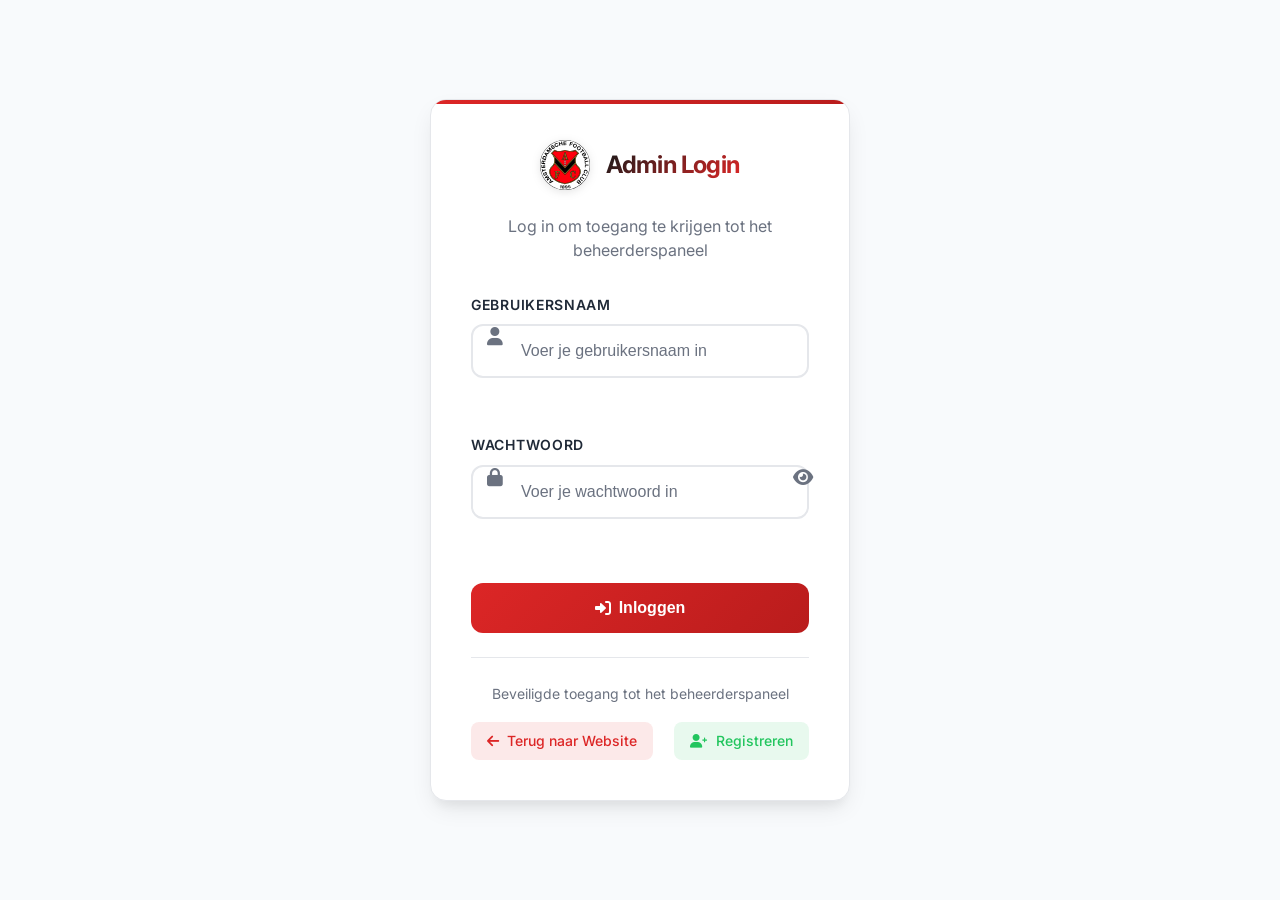
<file: admin/login.html>
<!DOCTYPE html>
<!-- 
    AFC Website - Admin Login Pagina
    ================================
    
    Dit is de login pagina voor het admin panel van de AFC website.
    De pagina bevat:
    - Veilig login formulier met validatie
    - Responsive design voor alle apparaten
    - Moderne UI met animaties en effecten
    - Error handling en feedback
    - Redirect naar dashboard na succesvolle login
    
    Beveiliging:
    - CSRF protection
    - Input sanitization
    - Session management
    - Rate limiting (via backend)
    
    Auteur: AFC Development Team
    Laatste update: 2024
-->
<html lang="nl">
<head>
    <!-- Meta tags voor SEO en viewport instellingen -->
    <meta charset="UTF-8">
    <meta name="viewport" content="width=device-width, initial-scale=1.0">
    <title>Admin Login - AFC</title>
    
    <!-- CSS bestanden voor styling -->
    <link rel="stylesheet" href="../style.css">
    <link rel="stylesheet" href="https://cdnjs.cloudflare.com/ajax/libs/font-awesome/6.0.0/css/all.min.css">
    <link href="https://fonts.googleapis.com/css2?family=Inter:wght@400;500;600;700;800&display=swap" rel="stylesheet">
    <link rel="icon" type="image/svg+xml" href="../fotos/afc-logo.svg">
    
    <!-- Inline CSS voor login pagina specifieke styling -->
    <style>
        /* CSS variabelen voor consistente styling */
        :root {
            --login-bg: #f8fafc;
            --login-card: #ffffff;
            --login-text: #1f2937;
            --login-text-light: #6b7280;
            --login-border: #e5e7eb;
            --login-primary: #dc2626;
            --login-primary-hover: #b91c1c;
            --login-shadow: 0 10px 25px -5px rgba(0, 0, 0, 0.1), 0 10px 10px -5px rgba(0, 0, 0, 0.04);
            --login-shadow-hover: 0 20px 25px -5px rgba(0, 0, 0, 0.1), 0 10px 10px -5px rgba(0, 0, 0, 0.04);
        }

        /* Body styling voor centrering van login formulier */
        body {
            background: var(--login-bg);
            min-height: 100vh;
            display: flex;
            align-items: center;
            justify-content: center;
            padding: 20px;
            font-family: 'Inter', -apple-system, BlinkMacSystemFont, 'Segoe UI', Roboto, sans-serif;
            margin: 0;
        }

        /* Login container met card styling */
        .login-container {
            background: var(--login-card);
            border-radius: 16px;
            padding: 40px;
            box-shadow: var(--login-shadow);
            width: 100%;
            max-width: 420px;
            border: 1px solid var(--login-border);
            position: relative;
            overflow: hidden;
        }

        /* Decoratieve bovenbalk met gradient */
        .login-container::before {
            content: '';
            position: absolute;
            top: 0;
            left: 0;
            right: 0;
            height: 4px;
            background: linear-gradient(90deg, var(--login-primary), #b91c1c);
        }

        /* Header sectie met logo en titel */
        .login-header {
            text-align: center;
            margin-bottom: 32px;
        }

        /* Logo container met AFC logo en titel */
        .login-logo {
            display: flex;
            align-items: center;
            justify-content: center;
            gap: 16px;
            margin-bottom: 24px;
        }

        .login-logo img {
            height: 50px;
            width: auto;
            filter: drop-shadow(0 2px 4px rgba(0, 0, 0, 0.1));
        }

        .login-logo h1 {
            color: var(--login-text);
            margin: 0;
            font-size: 24px;
            font-weight: 700;
            letter-spacing: -0.025em;
        }

        /* Subtitel voor extra context */
        .login-subtitle {
            color: var(--login-text-light);
            font-size: 16px;
            margin: 0;
            line-height: 1.5;
        }

        /* Login formulier container */
        .login-form {
            display: flex;
            flex-direction: column;
            gap: 24px;
        }

        /* Formulier groep voor input velden */
        .form-group {
            position: relative;
        }

        /* Label styling voor formulier velden */
        .form-group label {
            display: block;
            margin-bottom: 8px;
            font-weight: 600;
            color: var(--login-text);
            font-size: 14px;
            text-transform: uppercase;
            letter-spacing: 0.05em;
        }

        /* Input veld styling met iconen */
        .form-group input {
            width: 100%;
            padding: 16px 16px 16px 48px;
            border: 2px solid var(--login-border);
            border-radius: 12px;
            font-size: 16px;
            transition: all 0.3s ease;
            background: var(--login-card);
            color: var(--login-text);
            box-sizing: border-box;
        }

        /* Focus state voor input velden */
        .form-group input:focus {
            outline: none;
            border-color: var(--login-primary);
            box-shadow: 0 0 0 3px rgba(220, 38, 38, 0.1);
            transform: translateY(-1px);
        }

        /* Placeholder styling */
        .form-group input::placeholder {
            color: var(--login-text-light);
        }

        /* Icon styling binnen input velden */
        .form-group i {
            position: absolute;
            left: 16px;
            top: 50%;
            transform: translateY(-50%);
            color: var(--login-text-light);
            font-size: 18px;
            transition: color 0.3s ease;
        }

        /* Icon kleur wijzigen bij focus */
        .form-group input:focus + i {
            color: var(--login-primary);
        }

        /* Login button met gradient en animaties */
        .login-btn {
            background: linear-gradient(135deg, var(--login-primary) 0%, #b91c1c 100%);
            color: white;
            border: none;
            padding: 16px;
            border-radius: 12px;
            font-size: 16px;
            font-weight: 600;
            cursor: pointer;
            transition: all 0.3s ease;
            display: flex;
            align-items: center;
            justify-content: center;
            gap: 8px;
            position: relative;
            overflow: hidden;
            margin-top: 8px;
        }

        /* Shimmer effect voor login button */
        .login-btn::before {
            content: '';
            position: absolute;
            top: 0;
            left: -100%;
            width: 100%;
            height: 100%;
            background: linear-gradient(90deg, transparent, rgba(255, 255, 255, 0.2), transparent);
            transition: left 0.5s;
        }

        .login-btn:hover::before {
            left: 100%;
        }

        /* Hover state voor login button */
        .login-btn:hover {
            background: linear-gradient(135deg, var(--login-primary-hover) 0%, #991b1b 100%);
            transform: translateY(-2px);
            box-shadow: var(--login-shadow-hover);
        }

        /* Disabled state voor login button */
        .login-btn:disabled {
            opacity: 0.7;
            cursor: not-allowed;
            transform: none;
        }

        /* Footer sectie met extra links */
        .login-footer {
            text-align: center;
            margin-top: 24px;
            padding-top: 24px;
            border-top: 1px solid var(--login-border);
        }

        .login-footer p {
            color: var(--login-text-light);
            font-size: 14px;
            margin: 0 0 16px 0;
        }

        .back-link {
            display: inline-flex;
            align-items: center;
            gap: 8px;
            color: var(--login-primary);
            text-decoration: none;
            font-weight: 500;
            font-size: 14px;
            transition: all 0.3s ease;
            padding: 8px 16px;
            border-radius: 8px;
            background: rgba(220, 38, 38, 0.1);
        }

        .back-link:hover {
            color: var(--login-primary-hover);
            background: rgba(220, 38, 38, 0.15);
            transform: translateX(-2px);
        }

        .error-message {
            background: linear-gradient(135deg, #fee2e2 0%, #fecaca 100%);
            color: #991b1b;
            border: 1px solid #ef4444;
            padding: 16px;
            border-radius: 12px;
            margin-bottom: 24px;
            font-weight: 500;
            text-align: center;
            display: none;
            font-size: 14px;
        }

        .success-message {
            background: linear-gradient(135deg, #d1fae5 0%, #a7f3d0 100%);
            color: #065f46;
            border: 1px solid #10b981;
            padding: 16px;
            border-radius: 12px;
            margin-bottom: 24px;
            font-weight: 500;
            text-align: center;
            display: none;
            font-size: 14px;
        }

        .password-toggle {
            position: absolute;
            right: 16px;
            top: 50%;
            transform: translateY(-50%);
            background: none;
            border: none;
            color: var(--login-text-light);
            cursor: pointer;
            padding: 8px;
            border-radius: 8px;
            transition: all 0.3s ease;
            font-size: 16px;
        }

        .password-toggle:hover {
            color: var(--login-primary);
            background: rgba(220, 38, 38, 0.1);
        }

        /* Dark mode support */
        @media (prefers-color-scheme: dark) {
            :root {
                --login-bg: #111827;
                --login-card: #1f2937;
                --login-text: #f9fafb;
                --login-text-light: #d1d5db;
                --login-border: #374151;
            }
        }

        /* Responsive design */
        @media (max-width: 480px) {
            .login-container {
                padding: 24px;
                margin: 16px;
            }

            .login-logo {
                flex-direction: column;
                gap: 12px;
            }

            .login-logo h1 {
                font-size: 20px;
            }

            .form-group input {
                padding: 14px 14px 14px 44px;
                font-size: 16px;
            }

            .login-btn {
                padding: 14px;
                font-size: 16px;
            }
        }

        /* Loading animation */
        @keyframes spin {
            0% { transform: rotate(0deg); }
            100% { transform: rotate(360deg); }
        }

        .fa-spinner {
            animation: spin 1s linear infinite;
        }
    </style>
</head>
<body>
    <div class="login-container">
        <div class="login-header">
            <div class="login-logo">
                <img src="../fotos/afc-logo.svg" alt="AFC Logo">
                <h1>Admin Login</h1>
            </div>
            <p class="login-subtitle">Log in om toegang te krijgen tot het beheerderspaneel</p>
        </div>

        <div id="error-message" class="error-message"></div>
        <div id="success-message" class="success-message"></div>

        <form id="login-form" class="login-form">
            <div class="form-group">
                <label for="username">Gebruikersnaam</label>
                <input type="text" id="username" name="username" required placeholder="Voer je gebruikersnaam in">
                <i class="fas fa-user"></i>
            </div>

            <div class="form-group">
                <label for="password">Wachtwoord</label>
                <input type="password" id="password" name="password" required placeholder="Voer je wachtwoord in">
                <i class="fas fa-lock"></i>
                <button type="button" class="password-toggle" id="password-toggle">
                    <i class="fas fa-eye"></i>
                </button>
            </div>

            <button type="submit" class="login-btn" id="login-btn">
                <i class="fas fa-sign-in-alt"></i>
                Inloggen
            </button>
        </form>

        <div class="login-footer">
            <p>Beveiligde toegang tot het beheerderspaneel</p>
            <div style="display: flex; justify-content: space-between; align-items: center; margin-top: 16px;">
                <a href="../index.html" class="back-link">
                    <i class="fas fa-arrow-left"></i>
                    Terug naar Website
                </a>
                <a href="register.html" class="back-link" style="background: rgba(34, 197, 94, 0.1); color: #22c55e;">
                    <i class="fas fa-user-plus"></i>
                    Registreren
                </a>
            </div>
        </div>
    </div>

    <script>
        document.addEventListener('DOMContentLoaded', function() {
            const loginForm = document.getElementById('login-form');
            const loginBtn = document.getElementById('login-btn');
            const passwordToggle = document.getElementById('password-toggle');
            const passwordInput = document.getElementById('password');
            const errorMessage = document.getElementById('error-message');
            const successMessage = document.getElementById('success-message');

            // Password toggle functionality
            passwordToggle.addEventListener('click', function() {
                const type = passwordInput.getAttribute('type') === 'password' ? 'text' : 'password';
                passwordInput.setAttribute('type', type);
                
                const icon = this.querySelector('i');
                icon.classList.toggle('fa-eye');
                icon.classList.toggle('fa-eye-slash');
            });

            // Form submission
            loginForm.addEventListener('submit', function(e) {
                e.preventDefault();
                
                const formData = new FormData(loginForm);
                
                // Show loading state
                loginBtn.disabled = true;
                loginBtn.innerHTML = '<i class="fas fa-spinner fa-spin"></i> Inloggen...';
                
                // Hide any existing messages
                errorMessage.style.display = 'none';
                successMessage.style.display = 'none';

                // Send login request to auth.php
                fetch('auth.php', {
                    method: 'POST',
                    body: formData
                })
                .then(response => response.json())
                .then(data => {
                    if (data.success) {
                        successMessage.textContent = 'Inloggen succesvol! Je wordt doorgestuurd...';
                        successMessage.style.display = 'block';
                        
                        // Redirect to dashboard after 1 second
                        setTimeout(() => {
                            window.location.href = 'dashboard.html';
                        }, 1000);
                    } else {
                        errorMessage.textContent = data.message || 'Inloggen mislukt. Controleer je gegevens.';
                        errorMessage.style.display = 'block';
                        
                        // Reset button
                        loginBtn.disabled = false;
                        loginBtn.innerHTML = '<i class="fas fa-sign-in-alt"></i> Inloggen';
                    }
                })
                .catch(error => {
                    console.error('Error:', error);
                    errorMessage.textContent = 'Er is een fout opgetreden. Probeer het opnieuw.';
                    errorMessage.style.display = 'block';
                    
                    // Reset button
                    loginBtn.disabled = false;
                    loginBtn.innerHTML = '<i class="fas fa-sign-in-alt"></i> Inloggen';
                });
            });

            // Add visual feedback
            const inputs = document.querySelectorAll('input');
            inputs.forEach(input => {
                input.addEventListener('focus', function() {
                    this.parentElement.style.transform = 'translateY(-2px)';
                });
                
                input.addEventListener('blur', function() {
                    this.parentElement.style.transform = 'translateY(0)';
                });
            });
        });
    </script>
</body>
</html>
</file>
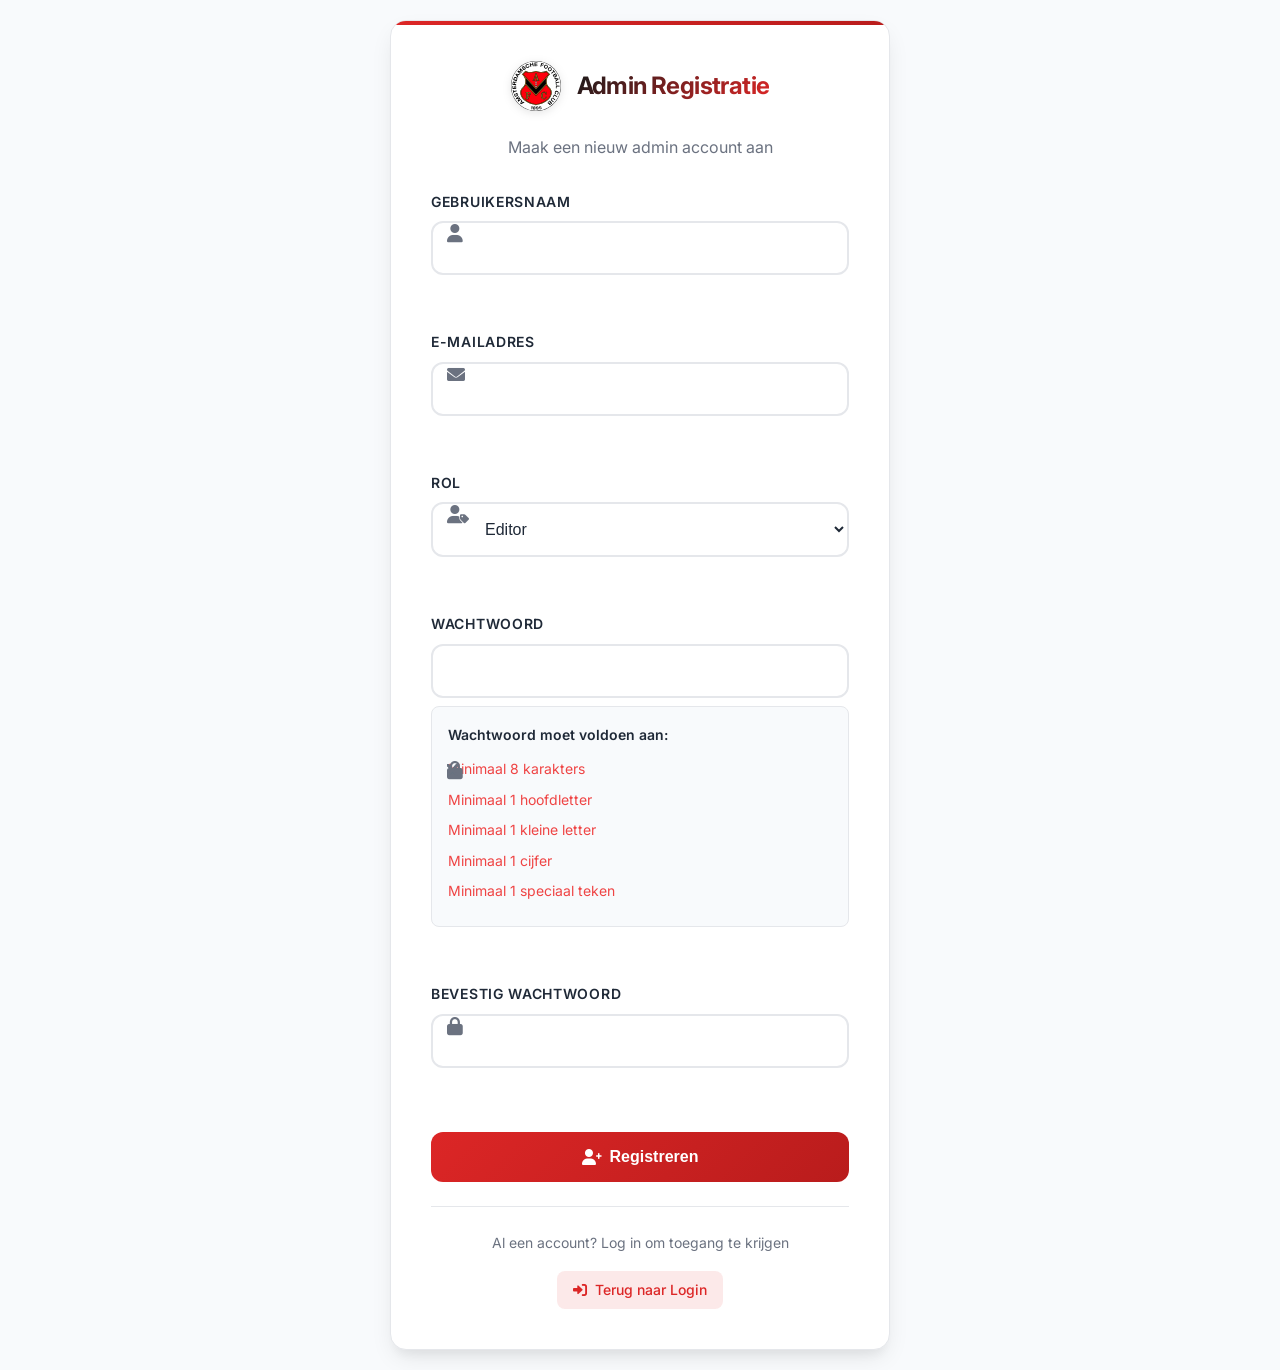
<file: admin/register.html>
<!DOCTYPE html>
<html lang="nl">
<head>
    <meta charset="UTF-8">
    <meta name="viewport" content="width=device-width, initial-scale=1.0">
    <title>Admin Registratie - AFC</title>
    <link rel="stylesheet" href="../style.css">
    <link rel="stylesheet" href="https://cdnjs.cloudflare.com/ajax/libs/font-awesome/6.0.0/css/all.min.css">
    <link href="https://fonts.googleapis.com/css2?family=Inter:wght@400;500;600;700;800&display=swap" rel="stylesheet">
    <link rel="icon" type="image/svg+xml" href="../fotos/afc-logo.svg">
    <style>
        :root {
            --register-bg: #f8fafc;
            --register-card: #ffffff;
            --register-text: #1f2937;
            --register-text-light: #6b7280;
            --register-border: #e5e7eb;
            --register-primary: #dc2626;
            --register-primary-hover: #b91c1c;
            --register-success: #22c55e;
            --register-shadow: 0 10px 25px -5px rgba(0, 0, 0, 0.1), 0 10px 10px -5px rgba(0, 0, 0, 0.04);
        }

        body {
            background: var(--register-bg);
            min-height: 100vh;
            display: flex;
            align-items: center;
            justify-content: center;
            padding: 20px;
            font-family: 'Inter', -apple-system, BlinkMacSystemFont, 'Segoe UI', Roboto, sans-serif;
            margin: 0;
        }

        .register-container {
            background: var(--register-card);
            border-radius: 16px;
            padding: 40px;
            box-shadow: var(--register-shadow);
            width: 100%;
            max-width: 500px;
            border: 1px solid var(--register-border);
            position: relative;
            overflow: hidden;
        }

        .register-container::before {
            content: '';
            position: absolute;
            top: 0;
            left: 0;
            right: 0;
            height: 4px;
            background: linear-gradient(90deg, var(--register-primary), #b91c1c);
        }

        .register-header {
            text-align: center;
            margin-bottom: 32px;
        }

        .register-logo {
            display: flex;
            align-items: center;
            justify-content: center;
            gap: 16px;
            margin-bottom: 24px;
        }

        .register-logo img {
            height: 50px;
            width: auto;
            filter: drop-shadow(0 2px 4px rgba(0, 0, 0, 0.1));
        }

        .register-logo h1 {
            color: var(--register-text);
            margin: 0;
            font-size: 24px;
            font-weight: 700;
            letter-spacing: -0.025em;
        }

        .register-subtitle {
            color: var(--register-text-light);
            font-size: 16px;
            margin: 0;
            line-height: 1.5;
        }

        .register-form {
            display: flex;
            flex-direction: column;
            gap: 24px;
        }

        .form-group {
            position: relative;
        }

        .form-group label {
            display: block;
            margin-bottom: 8px;
            font-weight: 600;
            color: var(--register-text);
            font-size: 14px;
            text-transform: uppercase;
            letter-spacing: 0.05em;
        }

        .form-group input,
        .form-group select {
            width: 100%;
            padding: 16px 16px 16px 48px;
            border: 2px solid var(--register-border);
            border-radius: 12px;
            font-size: 16px;
            transition: all 0.3s ease;
            background: var(--register-card);
            color: var(--register-text);
            box-sizing: border-box;
        }

        .form-group input:focus,
        .form-group select:focus {
            outline: none;
            border-color: var(--register-primary);
            box-shadow: 0 0 0 3px rgba(220, 38, 38, 0.1);
            transform: translateY(-1px);
        }

        .form-group input.error,
        .form-group select.error {
            border-color: #ef4444;
            box-shadow: 0 0 0 3px rgba(239, 68, 68, 0.1);
        }

        .form-group i {
            position: absolute;
            left: 16px;
            top: 50%;
            transform: translateY(-50%);
            color: var(--register-text-light);
            font-size: 18px;
            transition: color 0.3s ease;
        }

        .form-group input:focus + i,
        .form-group select:focus + i {
            color: var(--register-primary);
        }

        .password-requirements {
            background: #f8fafc;
            border: 1px solid #e5e7eb;
            border-radius: 8px;
            padding: 16px;
            margin-top: 8px;
        }

        .password-requirements p {
            margin: 0 0 12px 0;
            font-weight: 600;
            color: var(--register-text);
            font-size: 14px;
        }

        .password-requirements ul {
            list-style: none;
            padding: 0;
            margin: 0;
        }

        .password-requirements li {
            display: flex;
            align-items: center;
            gap: 8px;
            margin-bottom: 8px;
            font-size: 14px;
            color: var(--register-text-light);
        }

        .password-requirements li.valid {
            color: var(--register-success);
        }

        .password-requirements li.invalid {
            color: #ef4444;
        }

        .error-message {
            color: #ef4444;
            font-size: 14px;
            margin-top: 8px;
            font-weight: 500;
        }

        .register-btn {
            background: linear-gradient(135deg, var(--register-primary) 0%, #b91c1c 100%);
            color: white;
            border: none;
            padding: 16px;
            border-radius: 12px;
            font-size: 16px;
            font-weight: 600;
            cursor: pointer;
            transition: all 0.3s ease;
            display: flex;
            align-items: center;
            justify-content: center;
            gap: 8px;
            margin-top: 8px;
        }

        .register-btn:hover {
            background: linear-gradient(135deg, var(--register-primary-hover) 0%, #991b1b 100%);
            transform: translateY(-2px);
            box-shadow: 0 20px 25px -5px rgba(0, 0, 0, 0.1), 0 10px 10px -5px rgba(0, 0, 0, 0.04);
        }

        .register-btn:disabled {
            opacity: 0.7;
            cursor: not-allowed;
            transform: none;
        }

        .register-footer {
            text-align: center;
            margin-top: 24px;
            padding-top: 24px;
            border-top: 1px solid var(--register-border);
        }

        .register-footer p {
            color: var(--register-text-light);
            font-size: 14px;
            margin: 0 0 16px 0;
        }

        .back-link {
            display: inline-flex;
            align-items: center;
            gap: 8px;
            color: var(--register-primary);
            text-decoration: none;
            font-weight: 500;
            font-size: 14px;
            transition: all 0.3s ease;
            padding: 8px 16px;
            border-radius: 8px;
            background: rgba(220, 38, 38, 0.1);
        }

        .back-link:hover {
            color: var(--register-primary-hover);
            background: rgba(220, 38, 38, 0.15);
            transform: translateX(-2px);
        }

        .success-message {
            background: linear-gradient(135deg, #d1fae5 0%, #a7f3d0 100%);
            color: #065f46;
            border: 1px solid #10b981;
            padding: 16px;
            border-radius: 12px;
            margin-bottom: 24px;
            font-weight: 500;
            text-align: center;
            display: none;
            font-size: 14px;
        }

        .error-message-global {
            background: linear-gradient(135deg, #fee2e2 0%, #fecaca 100%);
            color: #991b1b;
            border: 1px solid #ef4444;
            padding: 16px;
            border-radius: 12px;
            margin-bottom: 24px;
            font-weight: 500;
            text-align: center;
            display: none;
            font-size: 14px;
        }

        @keyframes spin {
            0% { transform: rotate(0deg); }
            100% { transform: rotate(360deg); }
        }

        .fa-spinner {
            animation: spin 1s linear infinite;
        }
    </style>
</head>
<body>
    <div class="register-container">
        <div class="register-header">
            <div class="register-logo">
                <img src="../fotos/afc-logo.svg" alt="AFC Logo">
                <h1>Admin Registratie</h1>
            </div>
            <p class="register-subtitle">Maak een nieuw admin account aan</p>
        </div>

        <div id="success-message" class="success-message"></div>
        <div id="error-message" class="error-message-global"></div>

        <form id="registerForm" class="register-form">
            <div class="form-group">
                <label for="username">Gebruikersnaam</label>
                <input type="text" id="username" name="username" required
                       minlength="3" maxlength="50"
                       pattern="[a-zA-Z0-9_-]+"
                       title="Alleen letters, cijfers, underscores en streepjes zijn toegestaan">
                <i class="fas fa-user"></i>
                <div class="error-message"></div>
            </div>

            <div class="form-group">
                <label for="email">E-mailadres</label>
                <input type="email" id="email" name="email" required>
                <i class="fas fa-envelope"></i>
                <div class="error-message"></div>
            </div>

            <div class="form-group">
                <label for="role">Rol</label>
                <select id="role" name="role" required>
                    <option value="editor" selected>Editor</option>
                    <option value="admin">Admin</option>
                    <option value="user">User</option>
                </select>
                <i class="fas fa-user-tag"></i>
                <div class="error-message"></div>
            </div>

            <div class="form-group">
                <label for="password">Wachtwoord</label>
                <input type="password" id="password" name="password" required minlength="8">
                <i class="fas fa-lock"></i>
                <div class="password-requirements">
                    <p>Wachtwoord moet voldoen aan:</p>
                    <ul>
                        <li id="length" class="invalid">
                            <i class="fas fa-times"></i>
                            Minimaal 8 karakters
                        </li>
                        <li id="uppercase" class="invalid">
                            <i class="fas fa-times"></i>
                            Minimaal 1 hoofdletter
                        </li>
                        <li id="lowercase" class="invalid">
                            <i class="fas fa-times"></i>
                            Minimaal 1 kleine letter
                        </li>
                        <li id="number" class="invalid">
                            <i class="fas fa-times"></i>
                            Minimaal 1 cijfer
                        </li>
                        <li id="special" class="invalid">
                            <i class="fas fa-times"></i>
                            Minimaal 1 speciaal teken
                        </li>
                    </ul>
                </div>
                <div class="error-message"></div>
            </div>

            <div class="form-group">
                <label for="confirmPassword">Bevestig wachtwoord</label>
                <input type="password" id="confirmPassword" name="confirmPassword" required>
                <i class="fas fa-lock"></i>
                <div class="error-message"></div>
            </div>

            <button type="submit" class="register-btn" id="register-btn">
                <i class="fas fa-user-plus"></i>
                Registreren
            </button>
        </form>

        <div class="register-footer">
            <p>Al een account? Log in om toegang te krijgen</p>
            <a href="login.html" class="back-link">
                <i class="fas fa-sign-in-alt"></i>
                Terug naar Login
            </a>
        </div>
    </div>

    <script>
        document.addEventListener('DOMContentLoaded', function() {
            const form = document.getElementById('registerForm');
            const registerBtn = document.getElementById('register-btn');
            const password = document.getElementById('password');
            const confirmPassword = document.getElementById('confirmPassword');
            const successMessage = document.getElementById('success-message');
            const errorMessage = document.getElementById('error-message');
            
            const requirements = {
                length: document.getElementById('length'),
                uppercase: document.getElementById('uppercase'),
                lowercase: document.getElementById('lowercase'),
                number: document.getElementById('number'),
                special: document.getElementById('special')
            };

            // Password validation rules
            const rules = {
                length: (pwd) => pwd.length >= 8,
                uppercase: (pwd) => /[A-Z]/.test(pwd),
                lowercase: (pwd) => /[a-z]/.test(pwd),
                number: (pwd) => /[0-9]/.test(pwd),
                special: (pwd) => /[!@#$%^&*(),.?":{}|<>]/.test(pwd)
            };

            // Update password requirements in real-time
            password.addEventListener('input', function() {
                const pwd = this.value;
                Object.keys(rules).forEach(rule => {
                    const isValid = rules[rule](pwd);
                    requirements[rule].className = isValid ? 'valid' : 'invalid';
                    requirements[rule].querySelector('i').className = 
                        isValid ? 'fas fa-check' : 'fas fa-times';
                });
            });

            // Form validation and submission
            form.addEventListener('submit', async function(e) {
                e.preventDefault();
                
                // Reset messages
                successMessage.style.display = 'none';
                errorMessage.style.display = 'none';
                document.querySelectorAll('.error-message').forEach(el => el.textContent = '');
                document.querySelectorAll('input.error').forEach(el => el.classList.remove('error'));

                // Show loading state
                registerBtn.disabled = true;
                registerBtn.innerHTML = '<i class="fas fa-spinner fa-spin"></i> Registreren...';

                // Validate all fields
                let isValid = true;
                const formData = new FormData(form);

                // Username validation
                const username = formData.get('username');
                if (!/^[a-zA-Z0-9_-]{3,50}$/.test(username)) {
                    showError('username', 'Gebruikersnaam moet 3-50 karakters bevatten en mag alleen letters, cijfers, underscores en streepjes bevatten');
                    isValid = false;
                }

                // Email validation
                const email = formData.get('email');
                if (!/^[^\s@]+@[^\s@]+\.[^\s@]+$/.test(email)) {
                    showError('email', 'Voer een geldig e-mailadres in');
                    isValid = false;
                }

                // Password validation
                const pwd = formData.get('password');
                if (!Object.values(rules).every(rule => rule(pwd))) {
                    showError('password', 'Wachtwoord voldoet niet aan alle vereisten');
                    isValid = false;
                }

                // Confirm password
                if (pwd !== formData.get('confirmPassword')) {
                    showError('confirmPassword', 'Wachtwoorden komen niet overeen');
                    isValid = false;
                }

                if (!isValid) {
                    registerBtn.disabled = false;
                    registerBtn.innerHTML = '<i class="fas fa-user-plus"></i> Registreren';
                    return;
                }

                try {
                    const response = await fetch('auth.php', {
                        method: 'POST',
                        headers: {
                            'Content-Type': 'application/json',
                        },
                        body: JSON.stringify({
                            action: 'register',
                            username: username,
                            role: formData.get('role'),
                            email: email,
                            password: pwd
                        })
                    });

                    const data = await response.json();
                    
                    if (data.success) {
                        successMessage.textContent = 'Registratie succesvol! U wordt doorgestuurd naar de login pagina...';
                        successMessage.style.display = 'block';
                        
                        // Redirect after 2 seconds
                        setTimeout(() => {
                            window.location.href = 'login.html';
                        }, 2000);
                    } else {
                        errorMessage.textContent = data.message || 'Er is een fout opgetreden bij het registreren';
                        errorMessage.style.display = 'block';
                    }
                } catch (error) {
                    console.error('Registration error:', error);
                    errorMessage.textContent = 'Er is een fout opgetreden bij het registreren. Controleer uw internetverbinding.';
                    errorMessage.style.display = 'block';
                }

                // Reset button
                registerBtn.disabled = false;
                registerBtn.innerHTML = '<i class="fas fa-user-plus"></i> Registreren';
            });

            function showError(fieldId, message) {
                const field = document.getElementById(fieldId);
                const errorDiv = field.parentElement.querySelector('.error-message');
                field.classList.add('error');
                errorDiv.textContent = message;
            }
        });
    </script>
</body>
</html>
</file>
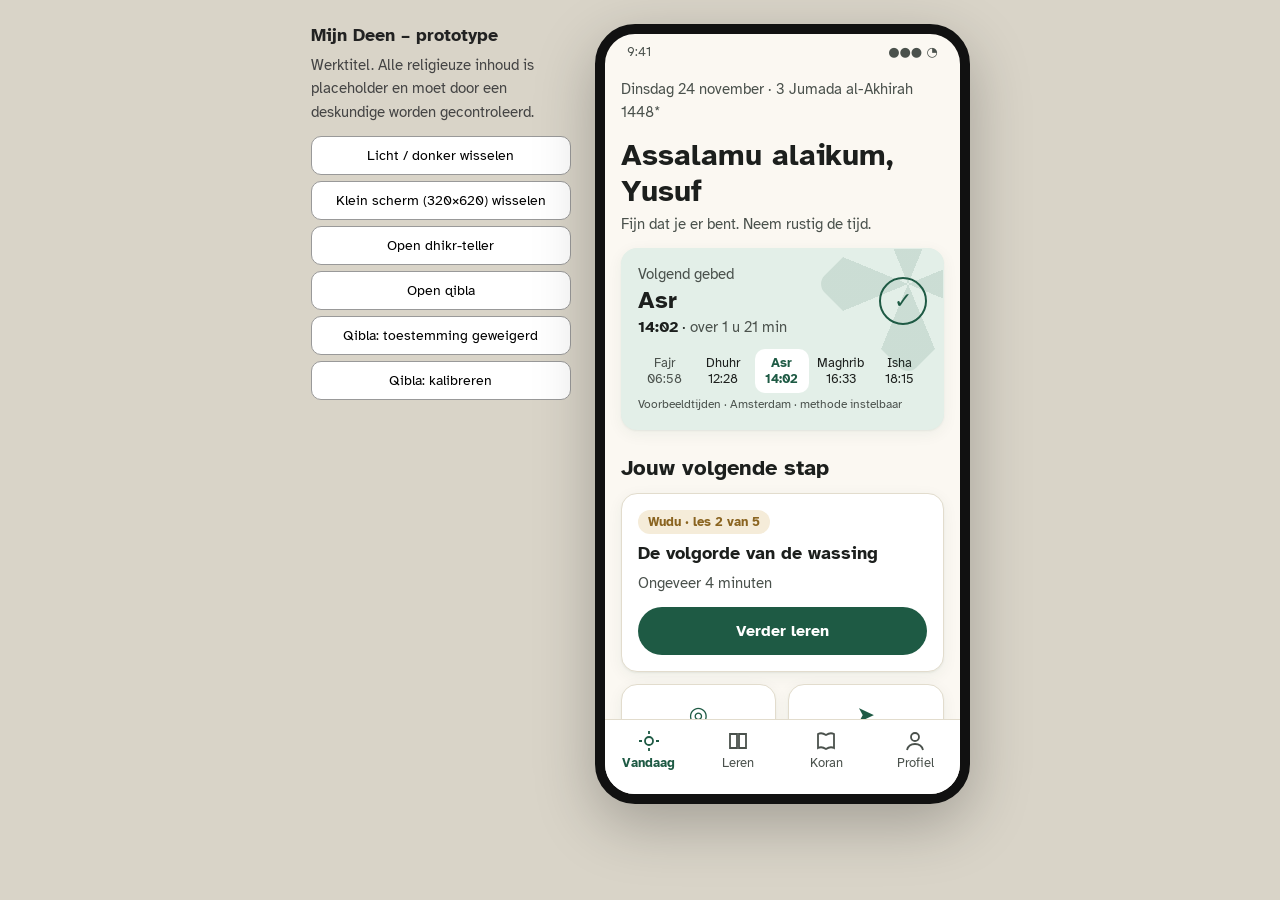
<file: mijn-deen/prototype.html>
<!DOCTYPE html>
<html lang="nl" data-theme="light">
<head>
<meta charset="utf-8">
<meta name="viewport" content="width=device-width, initial-scale=1, viewport-fit=cover">
<title>Mijn Deen – klikbaar prototype (werktitel)</title>
<link rel="preconnect" href="https://fonts.googleapis.com">
<link href="https://fonts.googleapis.com/css2?family=Atkinson+Hyperlegible:wght@400;700&family=Amiri:wght@400;700&display=swap" rel="stylesheet">
<style>
/* ===== DESIGN TOKENS (zie tokens.json) ===== */
:root{
  --green-900:#0F3D2E; --green-700:#1E5A44; --green-500:#2F7A5E; --green-100:#E3EFE8;
  --gold-500:#B8893B; --gold-300:#D9B977; --gold-100:#F5ECD9;
  --cream-50:#FBF8F2; --cream-100:#F4EFE4; --ink-900:#1C1F1D; --ink-600:#4A514C; --ink-400:#6E756F;
  --danger:#A63D32;
  --space-1:4px;--space-2:8px;--space-3:12px;--space-4:16px;--space-5:24px;--space-6:32px;
  --radius-s:10px;--radius-m:16px;--radius-l:24px;--radius-pill:999px;
  --font-latin:"Atkinson Hyperlegible",system-ui,sans-serif;
  --font-arabic:"Amiri","Noto Naskh Arabic",serif;
  --fs-body:17px; --fs-small:15px; --fs-title:22px; --fs-display:30px; --fs-arabic:28px;
  --touch:48px;
}
[data-theme=light]{
  --bg:var(--cream-50); --surface:#FFFFFF; --surface-2:var(--cream-100);
  --text:var(--ink-900); --text-2:var(--ink-600); --border:#E2DCCD;
  --primary:var(--green-700); --on-primary:#FFFFFF; --primary-soft:var(--green-100);
  --accent:#8A6420; --accent-soft:var(--gold-100);
  --shadow:0 1px 2px rgba(15,61,46,.06),0 4px 16px rgba(15,61,46,.06);
}
[data-theme=dark]{
  --bg:#0E1512; --surface:#16201B; --surface-2:#1D2A24;
  --text:#EEF2EF; --text-2:#B4BDB7; --border:#2B3A33;
  --primary:#7CC4A4; --on-primary:#0E1512; --primary-soft:#1F3A2F;
  --accent:var(--gold-300); --accent-soft:#2E2818;
  --shadow:0 1px 2px rgba(0,0,0,.4);
}
*{box-sizing:border-box}
body{margin:0;font-family:var(--font-latin);background:#d9d4c8;color:var(--text);display:flex;gap:24px;justify-content:center;padding:24px;flex-wrap:wrap}
.controls{width:260px;font-size:14px;color:#222}
.controls button{display:block;width:100%;margin:6px 0;padding:10px;border-radius:10px;border:1px solid #999;background:#fff;cursor:pointer;font:inherit}
.phone{width:375px;height:780px;background:var(--bg);border-radius:40px;overflow:hidden;position:relative;box-shadow:0 20px 60px rgba(0,0,0,.25);border:10px solid #111;display:flex;flex-direction:column}
.phone.small{width:320px;height:620px}
.statusbar{height:36px;display:flex;justify-content:space-between;align-items:center;padding:0 22px;font-size:13px;color:var(--text-2)}
main{flex:1;overflow-y:auto;padding:0 var(--space-4) var(--space-5)}
.screen{display:none}.screen.active{display:block}
h1{font-size:var(--fs-display);margin:var(--space-2) 0 var(--space-1);line-height:1.2}
h2{font-size:var(--fs-title);margin:var(--space-5) 0 var(--space-3)}
h3{font-size:18px;margin:0 0 var(--space-2)}
p{font-size:var(--fs-body);line-height:1.55;margin:0 0 var(--space-3)}
.muted{color:var(--text-2);font-size:var(--fs-small)}
.card{background:var(--surface);border:1px solid var(--border);border-radius:var(--radius-m);padding:var(--space-4);box-shadow:var(--shadow);margin-bottom:var(--space-3)}
.card.hero{background:var(--primary-soft);border-color:transparent;position:relative;overflow:hidden}
.card.hero::after{content:"";position:absolute;right:-30px;top:-30px;width:130px;height:130px;opacity:.12;
  background:conic-gradient(from 22.5deg,var(--primary) 0 12.5%,transparent 0 25%,var(--primary) 0 37.5%,transparent 0 50%,var(--primary) 0 62.5%,transparent 0 75%,var(--primary) 0 87.5%,transparent 0);border-radius:12px;transform:rotate(45deg)}
.btn{min-height:var(--touch);padding:0 var(--space-5);border-radius:var(--radius-pill);font:700 16px var(--font-latin);cursor:pointer;border:2px solid transparent;display:inline-flex;align-items:center;justify-content:center;gap:8px}
.btn:focus-visible{outline:3px solid var(--accent);outline-offset:2px}
.btn-primary{background:var(--primary);color:var(--on-primary)}
.btn-secondary{background:transparent;color:var(--primary);border-color:var(--primary)}
.btn-quiet{background:transparent;color:var(--primary);padding:0 var(--space-3)}
.btn-block{width:100%}
.row{display:flex;gap:var(--space-3);align-items:center}
.between{justify-content:space-between}
.times{display:grid;grid-template-columns:repeat(5,1fr);gap:4px;margin-top:var(--space-3);text-align:center;font-size:13px}
.times div{padding:6px 0;border-radius:var(--radius-s)}
.times .next{background:var(--surface);font-weight:700;color:var(--primary)}
.times .done{color:var(--text-2)}
.check{width:var(--touch);height:var(--touch);border-radius:50%;border:2px solid var(--primary);background:transparent;color:var(--primary);font-size:22px;cursor:pointer;transition:all .25s}
.check.on{background:var(--primary);color:var(--on-primary)}
.quick{display:grid;grid-template-columns:1fr 1fr;gap:var(--space-3)}
.quick .card{text-align:center;cursor:pointer;margin:0}
.icon{font-size:22px;color:var(--primary)}
.progress{height:8px;background:var(--surface-2);border-radius:var(--radius-pill);overflow:hidden}
.progress span{display:block;height:100%;background:var(--accent);border-radius:inherit}
.dots{display:flex;gap:6px}.dots i{width:10px;height:10px;border-radius:50%;background:var(--surface-2);border:1px solid var(--border)}.dots i.f{background:var(--primary);border-color:var(--primary)}
.chip{display:inline-block;padding:4px 10px;border-radius:var(--radius-pill);background:var(--accent-soft);color:var(--accent);font-size:13px;font-weight:700}
.review{display:block;margin-top:var(--space-2);font-size:12px;color:var(--accent);border:1px dashed var(--accent);border-radius:8px;padding:4px 8px}
.arabic{font-family:var(--font-arabic);font-size:var(--fs-arabic);direction:rtl;text-align:right;line-height:2}
.term{background:var(--surface-2);border-radius:var(--radius-s);padding:var(--space-3);margin:var(--space-3) 0}
.step{display:flex;gap:var(--space-3);margin-bottom:var(--space-3)}
.step b{flex:0 0 32px;height:32px;border-radius:50%;background:var(--primary-soft);color:var(--primary);display:flex;align-items:center;justify-content:center}
details{border-top:1px solid var(--border);padding:var(--space-3) 0}
summary{cursor:pointer;font-weight:700;min-height:var(--touch);display:flex;align-items:center}
.verse{border-bottom:1px solid var(--border);padding:var(--space-4) 0}
.vnum{display:inline-flex;width:30px;height:30px;border-radius:50%;border:1.5px solid var(--accent);color:var(--accent);align-items:center;justify-content:center;font-size:13px}
.counter{width:240px;height:240px;border-radius:50%;margin:var(--space-5) auto;background:var(--primary-soft);border:none;display:flex;flex-direction:column;align-items:center;justify-content:center;cursor:pointer;color:var(--primary)}
.counter .n{font-size:64px;font-weight:700}
.compass{width:240px;height:240px;border-radius:50%;margin:var(--space-5) auto;border:2px solid var(--border);position:relative;background:var(--surface)}
.compass .needle{position:absolute;left:50%;top:18px;width:4px;height:102px;background:var(--primary);transform-origin:bottom center;transform:translateX(-50%) rotate(38deg);border-radius:4px}
.compass .k{position:absolute;top:6px;left:50%;transform:translateX(-50%);font-size:12px;color:var(--text-2)}
.setting{display:flex;justify-content:space-between;align-items:center;min-height:56px;border-bottom:1px solid var(--border);gap:12px}
.setting:last-child{border:none}
.toast{position:absolute;left:16px;right:16px;bottom:96px;background:var(--text);color:var(--bg);padding:12px 16px;border-radius:12px;font-size:15px;opacity:0;transition:opacity .3s;pointer-events:none}
.toast.show{opacity:1}
nav.tabs{display:grid;grid-template-columns:repeat(4,1fr);border-top:1px solid var(--border);background:var(--surface);padding-bottom:14px}
nav.tabs button{background:none;border:none;min-height:60px;font:13px var(--font-latin);color:var(--text-2);cursor:pointer;display:flex;flex-direction:column;align-items:center;justify-content:center;gap:2px}
nav.tabs button svg{width:24px;height:24px}
nav.tabs button[aria-current=page]{color:var(--primary);font-weight:700}
.sheet{position:absolute;inset:0;background:rgba(0,0,0,.4);display:none;align-items:flex-end}
.sheet.show{display:flex}
.sheet .card{width:100%;margin:0;border-radius:var(--radius-l) var(--radius-l) 0 0;padding:var(--space-5)}
.back{background:none;border:none;color:var(--primary);font:700 16px var(--font-latin);min-height:var(--touch);cursor:pointer;padding:0}
</style>
</head>
<body>

<div class="controls">
  <h3>Mijn Deen – prototype</h3>
  <p class="muted" style="color:#444">Werktitel. Alle religieuze inhoud is placeholder en moet door een deskundige worden gecontroleerd.</p>
  <button onclick="toggleTheme()">Licht / donker wisselen</button>
  <button onclick="document.querySelector('.phone').classList.toggle('small')">Klein scherm (320×620) wisselen</button>
  <button onclick="go('dhikr')">Open dhikr-teller</button>
  <button onclick="go('qibla')">Open qibla</button>
  <button onclick="qState('denied')">Qibla: toestemming geweigerd</button>
  <button onclick="qState('calib')">Qibla: kalibreren</button>
</div>

<div class="phone">
  <div class="statusbar"><span>9:41</span><span>●●● ◔</span></div>
  <main id="main">

  <!-- VANDAAG -->
  <section class="screen active" id="vandaag">
    <p class="muted" style="margin-top:8px">Dinsdag 24 november · <span title="Voorbeeld, berekend door app">3 Jumada al-Akhirah 1448*</span></p>
    <h1>Assalamu alaikum, Yusuf</h1>
    <p class="muted">Fijn dat je er bent. Neem rustig de tijd.</p>

    <div class="card hero" aria-live="polite">
      <div class="row between">
        <div>
          <div class="muted">Volgend gebed</div>
          <h3 style="font-size:24px;margin:2px 0" id="nextName">Asr</h3>
          <div><b id="nextTime">14:02</b> · <span class="muted">over 1 u 21 min</span></div>
        </div>
        <button class="check" id="checkBtn" aria-pressed="false" aria-label="Dhuhr als gebeden markeren" onclick="markPrayer()">✓</button>
      </div>
      <div class="times" aria-label="Gebedstijden vandaag">
        <div class="done">Fajr<br>06:58</div><div id="t-dhuhr">Dhuhr<br>12:28</div><div class="next">Asr<br>14:02</div><div>Maghrib<br>16:33</div><div>Isha<br>18:15</div>
      </div>
      <span class="muted" style="font-size:12px">Voorbeeldtijden · Amsterdam · methode instelbaar</span>
    </div>

    <h2>Jouw volgende stap</h2>
    <div class="card" onclick="go('les')" style="cursor:pointer">
      <span class="chip">Wudu · les 2 van 5</span>
      <h3 style="margin-top:8px">De volgorde van de wassing</h3>
      <p class="muted">Ongeveer 4 minuten</p>
      <button class="btn btn-primary btn-block">Verder leren</button>
    </div>

    <div class="quick">
      <div class="card" onclick="go('dhikr')" role="button" tabindex="0"><div class="icon">◎</div><b>Dhikr</b><div class="muted">Teller</div></div>
      <div class="card" onclick="go('qibla')" role="button" tabindex="0"><div class="icon">➤</div><b>Qibla</b><div class="muted">Richting</div></div>
    </div>

    <h2>Voor vandaag</h2>
    <div class="card">
      <p class="muted">Ayah van de dag</p>
      <p>[Vers in het Arabisch + Nederlandse vertaling uit een erkende bron]</p>
      <span class="review">Inhoud te controleren door een deskundige</span>
    </div>
  </section>

  <!-- LEREN -->
  <section class="screen" id="leren">
    <h1>Leren</h1>
    <p class="muted">Begin waar je wilt. Je kunt altijd terugkomen.</p>
    <div class="card hero" onclick="go('les')" style="cursor:pointer">
      <div class="muted">Hier was je gebleven</div>
      <h3 style="margin-top:4px">Wudu · De volgorde van de wassing</h3>
      <button class="btn btn-primary">Verder</button>
    </div>
    <div id="modules"></div>
  </section>

  <!-- LES -->
  <section class="screen" id="les">
    <button class="back" onclick="go('leren')">‹ Wudu</button>
    <div class="row between"><span class="chip">Les 2 van 5</span><div class="dots" aria-label="Les 2 van 5"><i class="f"></i><i class="f"></i><i></i><i></i><i></i></div></div>
    <h1 style="font-size:26px">De volgorde van de wassing</h1>
    <p>Wudu is de kleine wassing vóór het gebed. In deze les zie je de stappen in volgorde. [Uitleg – placeholder]</p>
    <div class="term">
      <div class="arabic" lang="ar">وُضُوء</div>
      <b>Wudu</b> <span class="muted">· uitspraak: woe-<u>doe</u></span>
      <p class="muted" style="margin:4px 0 0">Betekenis: kleine rituele wassing</p>
    </div>
    <h2>Stap voor stap</h2>
    <div class="step"><b>1</b><div><h3>Intentie</h3><p class="muted">[Wat je doet en zegt – placeholder]</p></div></div>
    <div class="step"><b>2</b><div><h3>Handen wassen</h3><p class="muted">[Placeholder + eenvoudig lijndiagram]</p></div></div>
    <div class="step"><b>3</b><div><h3>Mond spoelen</h3><p class="muted">[Placeholder]</p></div></div>
    <span class="review">Volledige lesinhoud te controleren door een deskundige</span>
    <details><summary>Bronnen bij deze les</summary><p class="muted">[Bronvermelding volgt na controle]</p></details>
    <button class="btn btn-primary btn-block" id="doneBtn" onclick="lessonDone()">Les afronden</button>
    <div class="row between" style="margin-top:12px">
      <button class="btn btn-quiet">‹ Vorige les</button>
      <button class="btn btn-secondary">Volgende les ›</button>
    </div>
  </section>

  <!-- KORAN -->
  <section class="screen" id="koran">
    <div class="row between">
      <button class="btn btn-secondary" onclick="sheet(true)" style="padding:0 16px">1 · Al-Fatiha ▾</button>
      <div class="row" style="gap:4px">
        <button class="btn btn-quiet" aria-label="Kleinere tekst" onclick="fs(-2)">A−</button>
        <button class="btn btn-quiet" aria-label="Grotere tekst" onclick="fs(2)">A+</button>
      </div>
    </div>
    <div class="verse">
      <div class="row between"><span class="vnum">1</span><button class="btn btn-quiet" aria-label="Bladwijzer vers 1" onclick="toast('Bladwijzer opgeslagen')">☆</button></div>
      <div class="arabic" lang="ar" dir="rtl">بِسْمِ ٱللَّهِ ٱلرَّحْمَٰنِ ٱلرَّحِيمِ</div>
      <p class="muted"><i>Bismillāhir-raḥmānir-raḥīm</i></p>
      <p>[Nederlandse vertaling uit erkende bron]</p>
    </div>
    <div class="verse">
      <div class="row between"><span class="vnum">2</span><button class="btn btn-quiet" aria-label="Bladwijzer vers 2">☆</button></div>
      <div class="arabic" lang="ar" dir="rtl">ٱلْحَمْدُ لِلَّهِ رَبِّ ٱلْعَٰلَمِينَ</div>
      <p class="muted"><i>Al-ḥamdu lillāhi rabbil-ʿālamīn</i></p>
      <p>[Nederlandse vertaling uit erkende bron]</p>
    </div>
    <span class="review">Tekst, transliteratie en vertaling te controleren door een deskundige</span>
    <div class="card row between" style="margin-top:16px;position:sticky;bottom:0">
      <button class="btn btn-primary" onclick="toast('Audio speelt vers 1')" aria-label="Afspelen">▶ Luisteren</button>
      <span class="muted">Reciteur kiezen</span>
    </div>
  </section>

  <!-- DHIKR -->
  <section class="screen" id="dhikr">
    <button class="back" onclick="go('vandaag')">‹ Vandaag</button>
    <div style="text-align:center">
      <div class="arabic" lang="ar" style="text-align:center">سُبْحَانَ ٱللَّٰهِ</div>
      <b>SubḥānAllāh</b>
      <p class="muted">Betekenis: [te controleren]</p>
    </div>
    <button class="counter" onclick="count(1)" aria-live="polite" aria-label="Tik om te tellen">
      <span class="n" id="cnt">0</span><span id="goalTxt" class="muted">Tik om te tellen</span>
    </button>
    <div class="row" style="justify-content:center">
      <button class="btn btn-secondary" onclick="count(-1)">↶ Ongedaan</button>
      <button class="btn btn-quiet" onclick="askReset()">Opnieuw</button>
    </div>
    <div class="card" style="margin-top:16px"><div class="setting"><span>Doel (optioneel)</span>
      <select onchange="goal=+this.value;count(0)" style="min-height:44px;font:inherit"><option value="0">Geen</option><option value="33">33</option><option value="100">100</option></select></div></div>
  </section>

  <!-- QIBLA -->
  <section class="screen" id="qibla">
    <button class="back" onclick="go('vandaag')">‹ Vandaag</button>
    <h1>Qibla</h1>
    <div id="qBody"></div>
  </section>

  <!-- PROFIEL -->
  <section class="screen" id="profiel">
    <h1>Profiel</h1>
    <div class="card">
      <h3>Jouw weg tot nu toe</h3>
      <p class="muted">7 lessen bekeken · 2 modules begonnen</p>
      <div class="progress" aria-label="Wudu 40 procent"><span style="width:40%"></span></div>
      <p class="muted" style="margin-top:8px">Elke stap telt, in jouw tempo.</p>
    </div>
    <h2>Instellingen</h2>
    <div class="card">
      <div class="setting"><div><b>Taal</b><div class="muted">Taal van de app</div></div><span>Nederlands ›</span></div>
      <div class="setting"><div><b>Locatie</b><div class="muted">Voor gebedstijden en qibla</div></div><span>Amsterdam ›</span></div>
      <div class="setting"><div><b>Rekenmethode</b><div class="muted">Moskeeën rekenen soms verschillend. Kies wat jouw moskee gebruikt.</div></div><span>›</span></div>
      <div class="setting"><div><b>Herinneringen</b><div class="muted">Vriendelijke melding voor gebed</div></div><input type="checkbox" aria-label="Herinneringen" onchange="if(this.checked)toast('We vragen nu om meldingstoestemming')"></div>
      <div class="setting"><div><b>Donkere modus</b></div><input type="checkbox" aria-label="Donkere modus" onchange="toggleTheme()"></div>
      <div class="setting"><div><b>Privacy</b><div class="muted">Je gegevens blijven op je telefoon</div></div><span>›</span></div>
    </div>
  </section>
  </main>

  <nav class="tabs" aria-label="Hoofdnavigatie">
    <button data-t="vandaag" aria-current="page" onclick="go('vandaag')"><svg viewBox="0 0 24 24" fill="none" stroke="currentColor" stroke-width="1.8"><circle cx="12" cy="12" r="4"/><path d="M12 2v3M12 19v3M2 12h3M19 12h3"/></svg>Vandaag</button>
    <button data-t="leren" onclick="go('leren')"><svg viewBox="0 0 24 24" fill="none" stroke="currentColor" stroke-width="1.8"><path d="M4 5h7v14H4zM13 5h7v14h-7z"/></svg>Leren</button>
    <button data-t="koran" onclick="go('koran')"><svg viewBox="0 0 24 24" fill="none" stroke="currentColor" stroke-width="1.8"><path d="M12 6c-3-2-6-2-8-1v14c2-1 5-1 8 1 3-2 6-2 8-1V5c-2-1-5-1-8 1z"/></svg>Koran</button>
    <button data-t="profiel" onclick="go('profiel')"><svg viewBox="0 0 24 24" fill="none" stroke="currentColor" stroke-width="1.8"><circle cx="12" cy="8" r="4"/><path d="M4 21c1-4 4-6 8-6s7 2 8 6"/></svg>Profiel</button>
  </nav>

  <div class="sheet" id="sheet" onclick="if(event.target===this)sheet(false)">
    <div class="card"><h3 id="sheetTitle">Kies soera en vers</h3><div id="sheetBody"></div></div>
  </div>
  <div class="toast" id="toast" role="status"></div>
</div>

<script>
const tabOf={les:'leren',dhikr:'vandaag',qibla:'vandaag'};
function go(id){
  document.querySelectorAll('.screen').forEach(s=>s.classList.toggle('active',s.id===id));
  const t=tabOf[id]||id;
  document.querySelectorAll('nav.tabs button').forEach(b=>b.dataset.t===t?b.setAttribute('aria-current','page'):b.removeAttribute('aria-current'));
  document.getElementById('main').scrollTop=0;
  if(id==='qibla'&&!window.qInit){qInit=1;qState('ask')}
}
function toggleTheme(){const h=document.documentElement;h.dataset.theme=h.dataset.theme==='light'?'dark':'light'}
function toast(m){const t=document.getElementById('toast');t.textContent=m;t.classList.add('show');clearTimeout(t._h);t._h=setTimeout(()=>t.classList.remove('show'),2600)}
function markPrayer(){const b=document.getElementById('checkBtn');const on=b.classList.toggle('on');b.setAttribute('aria-pressed',on);
  document.getElementById('t-dhuhr').classList.toggle('done',on);
  toast(on?'Dhuhr gemarkeerd. Mooi zo.':'Markering ongedaan gemaakt')}
const mods=[['Basisbegrippen',6,6],['Wudu',5,2],['Het gebed',8,0],['Ghusl',4,0],['Tayammum',3,0],['De vijf zuilen',5,0]];
document.getElementById('modules').innerHTML=mods.map(([n,t,d])=>`<div class="card" onclick="go('les')" style="cursor:pointer"><div class="row between"><h3>${n}</h3><span class="muted">${d===t?'Afgerond ✓':d?d+' van '+t:t+' lessen'}</span></div><div class="progress"><span style="width:${d/t*100}%"></span></div></div>`).join('');
function lessonDone(){const b=document.getElementById('doneBtn');b.textContent='✓ Afgerond';b.className='btn btn-secondary btn-block';toast('Les afgerond. Ga verder wanneer je wilt.')}
let size=28;function fs(d){size=Math.min(44,Math.max(22,size+d));document.documentElement.style.setProperty('--fs-arabic',size+'px')}
function sheet(s,html){const el=document.getElementById('sheet');el.classList.toggle('show',s);
  if(s&&!html){document.getElementById('sheetTitle').textContent='Kies soera en vers';
  document.getElementById('sheetBody').innerHTML='<input placeholder="Zoek soera" style="width:100%;min-height:48px;padding:0 12px;border-radius:12px;border:1px solid var(--border);font:inherit;background:var(--surface);color:var(--text)"><p style="margin-top:12px">1 · Al-Fatiha · 7 verzen</p><p>2 · Al-Baqarah · 286 verzen</p><button class="btn btn-primary btn-block" onclick="sheet(false)">Openen</button>'}}
let c=0,goal=0;function count(d){c=Math.max(0,c+d);document.getElementById('cnt').textContent=c;
  const g=document.getElementById('goalTxt');
  if(goal&&c>=goal){g.textContent='Doel bereikt – je mag gewoon doorgaan';if(c===goal&&d>0&&navigator.vibrate)navigator.vibrate(40)}
  else g.textContent=goal?c+' van '+goal:'Tik om te tellen'}
function askReset(){if(!c)return;document.getElementById('sheetTitle').textContent='Teller op 0 zetten?';
  document.getElementById('sheetBody').innerHTML='<p class="muted">Je huidige telling ('+c+') verdwijnt.</p><button class="btn btn-primary btn-block" onclick="c=0;count(0);sheet(false)">Op 0 zetten</button><button class="btn btn-quiet btn-block" onclick="sheet(false)">Annuleren</button>';sheet(true,1)}
function qState(s){go('qibla');const b=document.getElementById('qBody');const S={
 ask:'<div class="card"><h3>Om de richting te tonen, hebben we je locatie nodig</h3><p class="muted">We gebruiken je locatie alleen op je telefoon om de richting te berekenen.</p><button class="btn btn-primary btn-block" onclick="qState(\'calib\')">Locatie gebruiken</button><button class="btn btn-quiet btn-block" onclick="qState(\'manual\')">Stad zelf kiezen</button></div>',
 denied:'<div class="card"><h3>Geen toegang tot locatie</h3><p class="muted">Geen probleem. Je kunt een stad kiezen, of toegang later aanzetten in Instellingen.</p><button class="btn btn-primary btn-block" onclick="qState(\'manual\')">Stad kiezen</button><button class="btn btn-quiet btn-block">Naar instellingen</button></div>',
 manual:'<div class="card"><p>Gekozen stad: <b>Amsterdam</b></p></div>'+compass('Richting: 119° (zuidoost)',''),
 calib:'<div class="card"><h3>Even kalibreren</h3><p class="muted">Beweeg je telefoon een paar keer in de vorm van een 8. Houd hem uit de buurt van metaal en magneten.</p><button class="btn btn-secondary btn-block" onclick="qState(\'ok\')">Klaar</button></div>',
 ok:compass('Richting: 119° · nauwkeurig','<span class="chip">Nauwkeurig</span>')+'<p class="muted" style="text-align:center">Draai tot de pijl naar boven wijst. <a href="#" onclick="qState(\'calib\')">Opnieuw kalibreren</a></p>'};
 b.innerHTML=S[s]}
function compass(t,chip){return '<div class="compass" role="img" aria-label="'+t+'"><span class="k">N</span><div class="needle"></div></div><p style="text-align:center"><b>'+t+'</b><br>'+chip+'</p>'}
</script>
</body>
</html>
</file>
<file: style.css>
/* Modern CSS Reset */
*, *::before, *::after {
    margin: 0;
    padding: 0;
    box-sizing: border-box;
}

:root {
    /* Enhanced Color Palette */
    --color-primary: #1a1a1a; /* Darker black */
    --color-secondary: #dc2626; /* Modern red */
    --color-accent: #b91c1c; /* Darker red */
    --color-text: #1f2937; /* Dark gray */
    --color-text-light: #6b7280; /* Medium gray */
    --color-background: #ffffff; /* Pure white */
    --color-background-alt: #f8fafc; /* Light gray */
    --color-background-card: #ffffff; /* Card background */
    --color-border: #e5e7eb; /* Light border */
    --color-hover: #991b1b; /* Darker red on hover */
    --color-active: #dc2626; /* Active red */
    --color-disabled: #d1d5db;
    --color-overlay: rgba(0, 0, 0, 0.75);
    --color-shadow: rgba(0, 0, 0, 0.08);
    --color-shadow-strong: rgba(0, 0, 0, 0.15);
    --color-success: #10b981;
    --color-warning: #f59e0b;
    --color-error: #ef4444;

    /* Dark Mode Colors */
    --dark-primary: #dc2626;
    --dark-secondary: #b91c1c;
    --dark-accent: #f87171;
    --dark-text: #f9fafb;
    --dark-text-light: #d1d5db;
    --dark-background: #111827;
    --dark-background-alt: #1f2937;
    --dark-background-card: #374151;
    --dark-border: #4b5563;
    --dark-hover: #f87171;
    --dark-active: #f87171;
    --dark-shadow: rgba(220, 38, 38, 0.2);
    --dark-shadow-strong: rgba(220, 38, 38, 0.4);

    /* Enhanced Shadows */
    --shadow-sm: 0 1px 2px 0 rgba(0, 0, 0, 0.05);
    --shadow-md: 0 4px 6px -1px rgba(0, 0, 0, 0.1), 0 2px 4px -1px rgba(0, 0, 0, 0.06);
    --shadow-lg: 0 10px 15px -3px rgba(0, 0, 0, 0.1), 0 4px 6px -2px rgba(0, 0, 0, 0.05);
    --shadow-xl: 0 20px 25px -5px rgba(0, 0, 0, 0.1), 0 10px 10px -5px rgba(0, 0, 0, 0.04);
    --shadow-hover: 0 25px 50px -12px rgba(0, 0, 0, 0.25);
    
    /* Enhanced Transitions */
    --transition-fast: 0.15s cubic-bezier(0.4, 0, 0.2, 1);
    --transition-normal: 0.3s cubic-bezier(0.4, 0, 0.2, 1);
    --transition-slow: 0.5s cubic-bezier(0.4, 0, 0.2, 1);
    
    /* Spacing */
    --spacing-xs: 0.5rem;
    --spacing-sm: 1rem;
    --spacing-md: 1.5rem;
    --spacing-lg: 2rem;
    --spacing-xl: 3rem;
    --spacing-2xl: 4rem;

    /* Logo Size */
    --logo-size: 40px;

    /* Container */
    --container-width: 1400px;
    --container-padding: var(--spacing-md);

    /* Border Radius */
    --radius-sm: 0.375rem;
    --radius-md: 0.5rem;
    --radius-lg: 0.75rem;
    --radius-xl: 1rem;
    --radius-2xl: 1.5rem;
}

/* Base Styles */
html {
    scroll-behavior: smooth;
    font-size: 16px;
}

body {
    font-family: 'Inter', -apple-system, BlinkMacSystemFont, 'Segoe UI', Roboto, Oxygen, Ubuntu, Cantarell, sans-serif;
    line-height: 1.6;
    color: var(--color-text);
    background: linear-gradient(135deg, var(--color-background) 0%, var(--color-background-alt) 100%);
    overflow-x: hidden;
    -webkit-font-smoothing: antialiased;
    -moz-osx-font-smoothing: grayscale;
    min-height: 100vh;
}

/* Container */
.container {
    max-width: var(--container-width);
    margin: 0 auto;
    padding: 0 var(--container-padding);
    width: 100%;
}

/* Enhanced Typography */
h1, h2, h3, h4, h5, h6 {
    font-weight: 700;
    line-height: 1.2;
    margin-bottom: var(--spacing-sm);
    letter-spacing: -0.025em;
    color: var(--color-text);
}

h1 { 
    font-size: clamp(2.5rem, 5vw, 4rem);
    font-weight: 800;
    background: linear-gradient(135deg, var(--color-primary) 0%, var(--color-secondary) 100%);
    -webkit-background-clip: text;
    -webkit-text-fill-color: transparent;
    background-clip: text;
}
h2 { 
    font-size: clamp(2rem, 4vw, 2.75rem);
    font-weight: 700;
}
h3 { 
    font-size: clamp(1.5rem, 3vw, 1.875rem);
    font-weight: 600;
}
h4 { font-size: 1.5rem; }
h5 { font-size: 1.25rem; }
h6 { font-size: 1rem; }

p {
    margin-bottom: var(--spacing-sm);
    font-size: 1.125rem;
    line-height: 1.7;
    color: var(--color-text);
}

/* Enhanced Navigation */
header {
    background: rgba(255, 255, 255, 0.95);
    backdrop-filter: blur(10px);
    border-bottom: 1px solid var(--color-border);
    position: sticky;
    top: 0;
    z-index: 1000;
    height: 60px;
    display: flex;
    align-items: center;
}

.main-nav {
    display: flex;
    justify-content: space-between;
    align-items: center;
    height: 100%;
    max-width: var(--container-width);
    margin: 0 auto;
    padding: 0 var(--container-padding);
    gap: var(--spacing-md);
}

.logo-container {
    display: flex;
    align-items: center;
    flex-shrink: 0;
}

.logo-image {
    height: var(--logo-size) !important;
    width: auto !important;
    max-height: var(--logo-size) !important;
    max-width: var(--logo-size) !important;
    transition: var(--transition-normal);
    filter: drop-shadow(0 2px 4px rgba(0, 0, 0, 0.1));
}

.logo-image:hover {
    transform: scale(1.05) rotate(2deg);
    filter: drop-shadow(0 4px 8px rgba(0, 0, 0, 0.2));
}

.logo-container img {
    height: var(--logo-size) !important;
    width: auto !important;
    max-height: var(--logo-size) !important;
    max-width: var(--logo-size) !important;
}

.nav-controls {
    display: flex;
    align-items: center;
    gap: var(--spacing-sm);
    flex-shrink: 0;
}

.nav-links {
    display: flex;
    gap: var(--spacing-sm);
    list-style: none;
    margin: 0;
    padding: 0;
    flex-wrap: wrap;
    align-items: center;
    flex: 1;
    justify-content: center;
}

.nav-links a {
    color: var(--color-text);
    text-decoration: none;
    font-weight: 500;
    padding: var(--spacing-xs) var(--spacing-sm);
    border-radius: var(--radius-md);
    transition: all var(--transition-normal);
    position: relative;
    display: flex;
    align-items: center;
    gap: 0.4rem;
    overflow: hidden;
    font-size: 0.9rem;
    white-space: nowrap;
}

.nav-links a::before {
    content: '';
    position: absolute;
    top: 0;
    left: -100%;
    width: 100%;
    height: 100%;
    background: linear-gradient(90deg, transparent, rgba(220, 38, 38, 0.1), transparent);
    transition: left 0.5s;
}

.nav-links a:hover::before {
    left: 100%;
}

.nav-links a::after {
    content: '';
    position: absolute;
    bottom: 0;
    left: 50%;
    width: 0;
    height: 2px;
    background: linear-gradient(90deg, var(--color-secondary), var(--color-accent));
    transition: all var(--transition-normal);
    transform: translateX(-50%);
}

.nav-links a:hover {
    color: var(--color-primary);
    background: var(--color-background-alt);
    transform: translateY(-1px);
}

.nav-links a:hover::after {
    width: 80%;
}

.nav-links a.active {
    color: var(--color-primary);
    background: var(--color-background-alt);
}

.nav-links a.active::after {
    width: 80%;
}

/* Theme Toggle */
.theme-toggle {
    background: none;
    border: none;
    color: var(--color-text);
    font-size: 1.25rem;
    cursor: pointer;
    padding: var(--spacing-xs);
    border-radius: var(--radius-md);
    transition: var(--transition-normal);
    position: relative;
    overflow: hidden;
}

.theme-toggle::before {
    content: '';
    position: absolute;
    top: 50%;
    left: 50%;
    width: 0;
    height: 0;
    background: var(--color-secondary);
    border-radius: 50%;
    transition: all 0.3s;
    transform: translate(-50%, -50%);
}

.theme-toggle:hover::before {
    width: 100%;
    height: 100%;
}

.theme-toggle:hover {
    color: white;
    transform: rotate(180deg);
}

/* Enhanced Cards */
.card {
    background: var(--color-background-card);
    border-radius: var(--radius-xl);
    box-shadow: var(--shadow-md);
    border: 1px solid var(--color-border);
    transition: all var(--transition-normal);
    overflow: hidden;
    position: relative;
}

.card::before {
    content: '';
    position: absolute;
    top: 0;
    left: 0;
    right: 0;
    height: 4px;
    background: linear-gradient(90deg, var(--color-secondary), var(--color-accent));
    transform: scaleX(0);
    transition: transform var(--transition-normal);
}

.card:hover::before {
    transform: scaleX(1);
}

.card:hover {
    box-shadow: var(--shadow-xl);
    transform: translateY(-4px);
}

.card-content {
    padding: var(--spacing-lg);
}

.card-content.p-0 {
    padding: 0;
}

/* Enhanced Buttons */
.btn {
    display: inline-flex;
    align-items: center;
    gap: 0.5rem;
    padding: var(--spacing-sm) var(--spacing-lg);
    border: none;
    border-radius: var(--radius-lg);
    font-weight: 600;
    text-decoration: none;
    cursor: pointer;
    transition: all var(--transition-normal);
    font-size: 1rem;
    position: relative;
    overflow: hidden;
}

.btn::before {
    content: '';
    position: absolute;
    top: 0;
    left: -100%;
    width: 100%;
    height: 100%;
    background: linear-gradient(90deg, transparent, rgba(255, 255, 255, 0.2), transparent);
    transition: left 0.5s;
}

.btn:hover::before {
    left: 100%;
}

.btn-primary {
    background: linear-gradient(135deg, var(--color-primary) 0%, var(--color-secondary) 100%);
    color: white;
    box-shadow: var(--shadow-md);
}

.btn-primary:hover {
    background: linear-gradient(135deg, var(--color-secondary) 0%, var(--color-accent) 100%);
    transform: translateY(-2px);
    box-shadow: var(--shadow-lg);
}

.btn-secondary {
    background: var(--color-background-alt);
    color: var(--color-text);
    border: 2px solid var(--color-border);
}

.btn-secondary:hover {
    background: var(--color-secondary);
    color: white;
    border-color: var(--color-secondary);
    transform: translateY(-2px);
}

/* Enhanced Form Styles */
.form-group {
    margin-bottom: var(--spacing-lg);
}

.form-group label {
    display: block;
    margin-bottom: var(--spacing-xs);
    font-weight: 600;
    color: var(--color-text);
    font-size: 0.875rem;
    text-transform: uppercase;
    letter-spacing: 0.05em;
}

.form-group input,
.form-group select,
.form-group textarea {
    width: 100%;
    padding: var(--spacing-sm);
    border: 2px solid var(--color-border);
    border-radius: var(--radius-lg);
    font-size: 1rem;
    transition: all var(--transition-normal);
    background: var(--color-background);
    color: var(--color-text);
}

.form-group input:focus,
.form-group select:focus,
.form-group textarea:focus {
    outline: none;
    border-color: var(--color-secondary);
    box-shadow: 0 0 0 3px rgba(220, 38, 38, 0.1);
    transform: translateY(-1px);
}

.form-group input.error,
.form-group select.error,
.form-group textarea.error {
    border-color: var(--color-error);
    box-shadow: 0 0 0 3px rgba(239, 68, 68, 0.1);
}

.error-message {
    color: var(--color-error);
    font-size: 0.875rem;
    margin-top: var(--spacing-xs);
    display: none;
    font-weight: 500;
}

.form-message {
    padding: var(--spacing-md);
    border-radius: var(--radius-lg);
    margin-top: var(--spacing-md);
    font-weight: 600;
    text-align: center;
    animation: slideInUp 0.3s ease-out;
}

.form-message.success {
    background: linear-gradient(135deg, #d1fae5 0%, #a7f3d0 100%);
    color: #065f46;
    border: 1px solid #10b981;
}

.form-message.error {
    background: linear-gradient(135deg, #fee2e2 0%, #fecaca 100%);
    color: #991b1b;
    border: 1px solid #ef4444;
}

/* Grid Layout */
.grid-2 {
    display: grid;
    grid-template-columns: 1fr 1fr;
    gap: var(--spacing-xl);
}

/* Enhanced Calendar Styles */
.calendar-hero {
    background: linear-gradient(135deg, var(--color-primary) 0%, var(--color-secondary) 50%, var(--color-accent) 100%);
    color: white;
    padding: var(--spacing-2xl) 0;
    text-align: center;
    position: relative;
    overflow: hidden;
}

.calendar-hero::before {
    content: '';
    position: absolute;
    top: 0;
    left: 0;
    right: 0;
    bottom: 0;
    background: url('data:image/svg+xml,<svg xmlns="http://www.w3.org/2000/svg" viewBox="0 0 100 100"><defs><pattern id="grain" width="100" height="100" patternUnits="userSpaceOnUse"><circle cx="25" cy="25" r="1" fill="white" opacity="0.1"/><circle cx="75" cy="75" r="1" fill="white" opacity="0.1"/><circle cx="50" cy="10" r="0.5" fill="white" opacity="0.1"/><circle cx="10" cy="60" r="0.5" fill="white" opacity="0.1"/><circle cx="90" cy="40" r="0.5" fill="white" opacity="0.1"/></pattern></defs><rect width="100" height="100" fill="url(%23grain)"/></svg>');
    opacity: 0.3;
}

.calendar-section {
    padding: var(--spacing-2xl) 0;
}

.calendar-wrapper {
    max-width: 800px;
    margin: 0 auto;
    background: var(--color-background-card);
    border-radius: var(--radius-2xl);
    box-shadow: var(--shadow-xl);
    overflow: hidden;
    position: relative;
}

.calendar-wrapper::before {
    content: '';
    position: absolute;
    top: 0;
    left: 0;
    right: 0;
    height: 6px;
    background: linear-gradient(90deg, var(--color-secondary), var(--color-accent), var(--color-secondary));
}

.calendar-header {
    background: linear-gradient(135deg, var(--color-primary) 0%, var(--color-secondary) 100%);
    color: white;
    padding: var(--spacing-lg);
    text-align: center;
}

.calendar-grid {
    padding: var(--spacing-lg);
}

.calendar-days {
    display: grid;
    grid-template-columns: repeat(7, 1fr);
    gap: 1px;
    margin-bottom: 1px;
    background: var(--color-border);
    border-radius: var(--radius-lg);
    overflow: hidden;
}

.calendar-days > div {
    background: var(--color-background);
    padding: var(--spacing-sm);
    text-align: center;
    font-weight: 700;
    color: var(--color-text);
    font-size: 0.875rem;
    text-transform: uppercase;
    letter-spacing: 0.05em;
}

.calendar-dates {
    display: grid;
    grid-template-columns: repeat(7, 1fr);
    gap: 1px;
    background: var(--color-border);
    border-radius: var(--radius-lg);
    overflow: hidden;
}

.calendar-date {
    background: var(--color-background);
    padding: var(--spacing-sm);
    text-align: center;
    cursor: pointer;
    transition: all var(--transition-normal);
    position: relative;
    min-height: 70px;
    display: flex;
    align-items: center;
    justify-content: center;
    font-weight: 600;
}

.calendar-date:hover {
    background: var(--color-background-alt);
    transform: scale(1.05);
    z-index: 1;
}

.calendar-date.empty {
    background: var(--color-background-alt);
    cursor: default;
}

.calendar-date.has-event {
    background: linear-gradient(135deg, var(--color-background-alt) 0%, #fef3c7 100%);
    font-weight: 700;
    color: var(--color-primary);
}

.event-dot {
    position: absolute;
    bottom: 6px;
    left: 50%;
    transform: translateX(-50%);
    width: 8px;
    height: 8px;
    background: var(--color-secondary);
    border-radius: 50%;
    box-shadow: 0 2px 4px rgba(220, 38, 38, 0.3);
    animation: pulse 2s infinite;
}

@keyframes pulse {
    0%, 100% { transform: translateX(-50%) scale(1); }
    50% { transform: translateX(-50%) scale(1.2); }
}

/* Enhanced Event Popup */
.event-popup {
    display: none;
    position: fixed;
    top: 0;
    left: 0;
    width: 100%;
    height: 100%;
    background: var(--color-overlay);
    z-index: 2000;
    align-items: center;
    justify-content: center;
    padding: var(--spacing-md);
    backdrop-filter: blur(8px);
}

.event-popup-content {
    background: var(--color-background-card);
    border-radius: var(--radius-2xl);
    padding: var(--spacing-xl);
    max-width: 500px;
    width: 100%;
    position: relative;
    box-shadow: var(--shadow-xl);
    animation: slideInUp 0.3s ease-out;
}

@keyframes slideInUp {
    from {
        opacity: 0;
        transform: translateY(30px);
    }
    to {
        opacity: 1;
        transform: translateY(0);
    }
}

.close-popup {
    position: absolute;
    top: var(--spacing-md);
    right: var(--spacing-md);
    background: none;
    border: none;
    font-size: 1.5rem;
    cursor: pointer;
    color: var(--color-text);
    padding: var(--spacing-xs);
    border-radius: var(--radius-md);
    transition: var(--transition-normal);
    width: 40px;
    height: 40px;
    display: flex;
    align-items: center;
    justify-content: center;
}

.close-popup:hover {
    background: var(--color-background-alt);
    transform: rotate(90deg);
}

.event-details {
    margin: var(--spacing-lg) 0;
}

.event-details p {
    margin-bottom: var(--spacing-sm);
    display: flex;
    align-items: center;
    gap: var(--spacing-sm);
    padding: var(--spacing-sm);
    background: var(--color-background-alt);
    border-radius: var(--radius-md);
    border-left: 4px solid var(--color-secondary);
}

.event-details i {
    color: var(--color-secondary);
    width: 18px;
    font-size: 1.1rem;
}

/* Enhanced Upcoming Events */
.upcoming-events {
    padding: var(--spacing-2xl) 0;
    background: linear-gradient(135deg, var(--color-background-alt) 0%, var(--color-background) 100%);
}

.events-list {
    display: grid;
    gap: var(--spacing-lg);
    max-width: 800px;
    margin: 0 auto;
}

.event-card {
    background: var(--color-background-card);
    border-radius: var(--radius-xl);
    padding: var(--spacing-lg);
    box-shadow: var(--shadow-md);
    cursor: pointer;
    transition: all var(--transition-normal);
    display: flex;
    gap: var(--spacing-lg);
    align-items: center;
    position: relative;
    overflow: hidden;
}

.event-card::before {
    content: '';
    position: absolute;
    top: 0;
    left: 0;
    width: 4px;
    height: 100%;
    background: linear-gradient(180deg, var(--color-secondary), var(--color-accent));
    transform: scaleY(0);
    transition: transform var(--transition-normal);
}

.event-card:hover::before {
    transform: scaleY(1);
}

.event-card:hover {
    box-shadow: var(--shadow-xl);
    transform: translateY(-4px) translateX(4px);
}

.event-date {
    text-align: center;
    min-width: 80px;
    padding: var(--spacing-sm);
    background: var(--color-background-alt);
    border-radius: var(--radius-lg);
}

.event-date .day {
    display: block;
    font-size: 1.75rem;
    font-weight: 800;
    color: var(--color-secondary);
    line-height: 1;
}

.event-date .month {
    display: block;
    font-size: 0.875rem;
    color: var(--color-text-light);
    text-transform: uppercase;
    font-weight: 600;
    letter-spacing: 0.05em;
}

.event-info h3 {
    margin-bottom: var(--spacing-sm);
    color: var(--color-text);
    font-size: 1.25rem;
}

.event-info p {
    margin-bottom: var(--spacing-xs);
    font-size: 0.875rem;
    color: var(--color-text-light);
    display: flex;
    align-items: center;
    gap: var(--spacing-xs);
}

.event-info i {
    color: var(--color-secondary);
    width: 16px;
}

/* Enhanced Contact Info */
.info-item {
    display: flex;
    align-items: flex-start;
    gap: var(--spacing-md);
    margin-bottom: var(--spacing-lg);
    padding: var(--spacing-md);
    background: var(--color-background-alt);
    border-radius: var(--radius-lg);
    transition: var(--transition-normal);
}

.info-item:hover {
    background: var(--color-background);
    transform: translateX(4px);
}

.info-item i {
    color: var(--color-secondary);
    margin-top: 4px;
    width: 20px;
    font-size: 1.2rem;
}

.info-item p {
    margin: 0;
    line-height: 1.6;
    font-size: 1rem;
}

/* Enhanced Hero Section */
.hero-section {
    background: linear-gradient(rgba(0,0,0,0.35), rgba(0,0,0,0.35)), url('fotos/test.webp') center center/cover no-repeat;
    background-size: cover;
    background-position: center;
    color: white;
    padding: var(--spacing-2xl) 0;
    text-align: center;
    position: relative;
    overflow: hidden;
}

.hero-section::before {
    content: none !important;
}

.hero-content {
    position: relative;
    z-index: 1;
}

.hero-content h1 {
    color: white;
    margin-bottom: var(--spacing-md);
    text-shadow: 0 4px 8px rgba(0, 0, 0, 0.3);
}

.hero-content .subtitle {
    color: rgba(255, 255, 255, 0.9);
    font-size: 1.375rem;
    margin-bottom: var(--spacing-xl);
    text-shadow: 0 2px 4px rgba(0, 0, 0, 0.2);
}

.hero-buttons {
    display: flex;
    gap: var(--spacing-lg);
    justify-content: center;
    flex-wrap: wrap;
}

/* Enhanced Section Styles */
.section {
    padding: var(--spacing-2xl) 0;
}

.section-header {
    text-align: center;
    margin-bottom: var(--spacing-xl);
}

.section-header .subtitle {
    color: var(--color-text-light);
    font-size: 1.25rem;
    max-width: 600px;
    margin: 0 auto;
}

/* Enhanced Footer */
footer {
    background: linear-gradient(135deg, var(--color-primary) 0%, var(--color-secondary) 100%);
    color: white;
    padding: var(--spacing-xl) 0 var(--spacing-lg);
    position: relative;
    overflow: hidden;
}

footer::before {
    content: '';
    position: absolute;
    top: 0;
    left: 0;
    right: 0;
    bottom: 0;
    background: url('data:image/svg+xml,<svg xmlns="http://www.w3.org/2000/svg" viewBox="0 0 100 100"><defs><pattern id="grain" width="100" height="100" patternUnits="userSpaceOnUse"><circle cx="25" cy="25" r="1" fill="white" opacity="0.05"/><circle cx="75" cy="75" r="1" fill="white" opacity="0.05"/><circle cx="50" cy="10" r="0.5" fill="white" opacity="0.05"/><circle cx="10" cy="60" r="0.5" fill="white" opacity="0.05"/><circle cx="90" cy="40" r="0.5" fill="white" opacity="0.05"/></pattern></defs><rect width="100" height="100" fill="url(%23grain)"/></svg>');
}

.footer-content {
    display: grid;
    grid-template-columns: repeat(auto-fit, minmax(280px, 1fr));
    gap: var(--spacing-xl);
    margin-bottom: var(--spacing-lg);
    position: relative;
    z-index: 1;
}

.footer-section h3 {
    color: white;
    margin-bottom: var(--spacing-md);
    font-size: 1.25rem;
}

.footer-section p {
    color: rgba(255, 255, 255, 0.8);
    margin-bottom: var(--spacing-sm);
    font-size: 1rem;
}

.social-links {
    display: flex;
    gap: var(--spacing-md);
}

.social-links a {
    color: rgba(255, 255, 255, 0.8);
    font-size: 1.5rem;
    transition: all var(--transition-normal);
    width: 50px;
    height: 50px;
    display: flex;
    align-items: center;
    justify-content: center;
    border-radius: var(--radius-lg);
    background: rgba(255, 255, 255, 0.1);
}

.social-links a:hover {
    color: white;
    background: rgba(255, 255, 255, 0.2);
    transform: translateY(-4px) rotate(8deg);
}

.footer-bottom {
    border-top: 1px solid rgba(255, 255, 255, 0.2);
    padding-top: var(--spacing-lg);
    text-align: center;
    position: relative;
    z-index: 1;
}

.footer-bottom p {
    color: rgba(255, 255, 255, 0.8);
    margin: 0;
    font-size: 0.875rem;
}

.footer-bottom a {
    color: rgba(255, 255, 255, 0.8);
    text-decoration: none;
    transition: var(--transition-normal);
}

.footer-bottom a:hover {
    color: white;
    text-decoration: underline;
}

/* Enhanced Responsive Design */
@media (max-width: 1024px) {
    :root {
        --container-padding: var(--spacing-sm);
    }
    
    .main-nav {
        padding: 0 var(--spacing-sm);
    }
}

@media (max-width: 768px) {
    .nav-links {
        position: fixed;
        top: 60px;
        left: -100%;
        width: 100%;
        height: calc(100vh - 60px);
        background: var(--color-background);
        flex-direction: column;
        padding: var(--spacing-lg);
        transition: left 0.3s ease;
        z-index: 1000;
        box-shadow: var(--shadow-lg);
    }
    
    .nav-links.active {
        left: 0;
    }
    
    .nav-links a {
        padding: var(--spacing-md);
        font-size: 1.1rem;
        border-bottom: 1px solid var(--color-border);
    }
    
    .mobile-menu-toggle {
        display: block;
        background: none;
        border: none;
        color: var(--color-text);
        font-size: 1.5rem;
        cursor: pointer;
        padding: var(--spacing-xs);
        border-radius: var(--radius-md);
        transition: var(--transition-normal);
    }
    
    .mobile-menu-toggle:hover {
        background: var(--color-background-alt);
    }
    
    .grid-2 {
        grid-template-columns: 1fr;
        gap: var(--spacing-lg);
    }
    
    .hero-buttons {
        flex-direction: column;
        align-items: center;
    }
    
    .calendar-date {
        min-height: 60px;
        font-size: 0.875rem;
    }
    
    .event-card {
        flex-direction: column;
        text-align: center;
    }
    
    .event-date {
        min-width: auto;
    }
    
    .footer-content {
        grid-template-columns: 1fr;
        text-align: center;
    }
    
    .social-links {
        justify-content: center;
    }
}

.mobile-menu-toggle {
    display: none;
}

@media (max-width: 480px) {
    .calendar-date {
        min-height: 50px;
        font-size: 0.75rem;
        padding: var(--spacing-xs);
    }
    
    .event-popup-content {
        padding: var(--spacing-lg);
        margin: var(--spacing-sm);
    }
    
    .hero-content h1 {
        font-size: 2.5rem;
    }
    
    .hero-content .subtitle {
        font-size: 1.125rem;
    }
}

/* Enhanced Dark Mode */
body.dark-mode {
    --color-text: var(--dark-text);
    --color-background: var(--dark-background);
    --color-background-alt: var(--dark-background-alt);
    --color-background-card: var(--dark-background-card);
    --color-border: var(--dark-border);
    --color-hover: var(--dark-hover);
    --color-active: var(--dark-active);
    --color-shadow: var(--dark-shadow);
    --color-shadow-strong: var(--dark-shadow-strong);
}

body.dark-mode header {
    background: rgba(17, 24, 39, 0.95);
    border-bottom-color: var(--dark-border);
}

body.dark-mode .card {
    background: var(--dark-background-card);
    border-color: var(--dark-border);
}

body.dark-mode input,
body.dark-mode select,
body.dark-mode textarea {
    background: var(--dark-background);
    color: var(--dark-text);
    border-color: var(--dark-border);
}

body.dark-mode input:focus,
body.dark-mode select:focus,
body.dark-mode textarea:focus {
    border-color: var(--dark-primary);
}

/* Enhanced Print Styles */
@media print {
    header, footer, .no-print {
        display: none !important;
    }
    
    body {
        padding-top: 0;
        background: white;
        color: black;
    }
    
    .card {
        box-shadow: none;
        border: 1px solid #ccc;
    }
}
</file>
